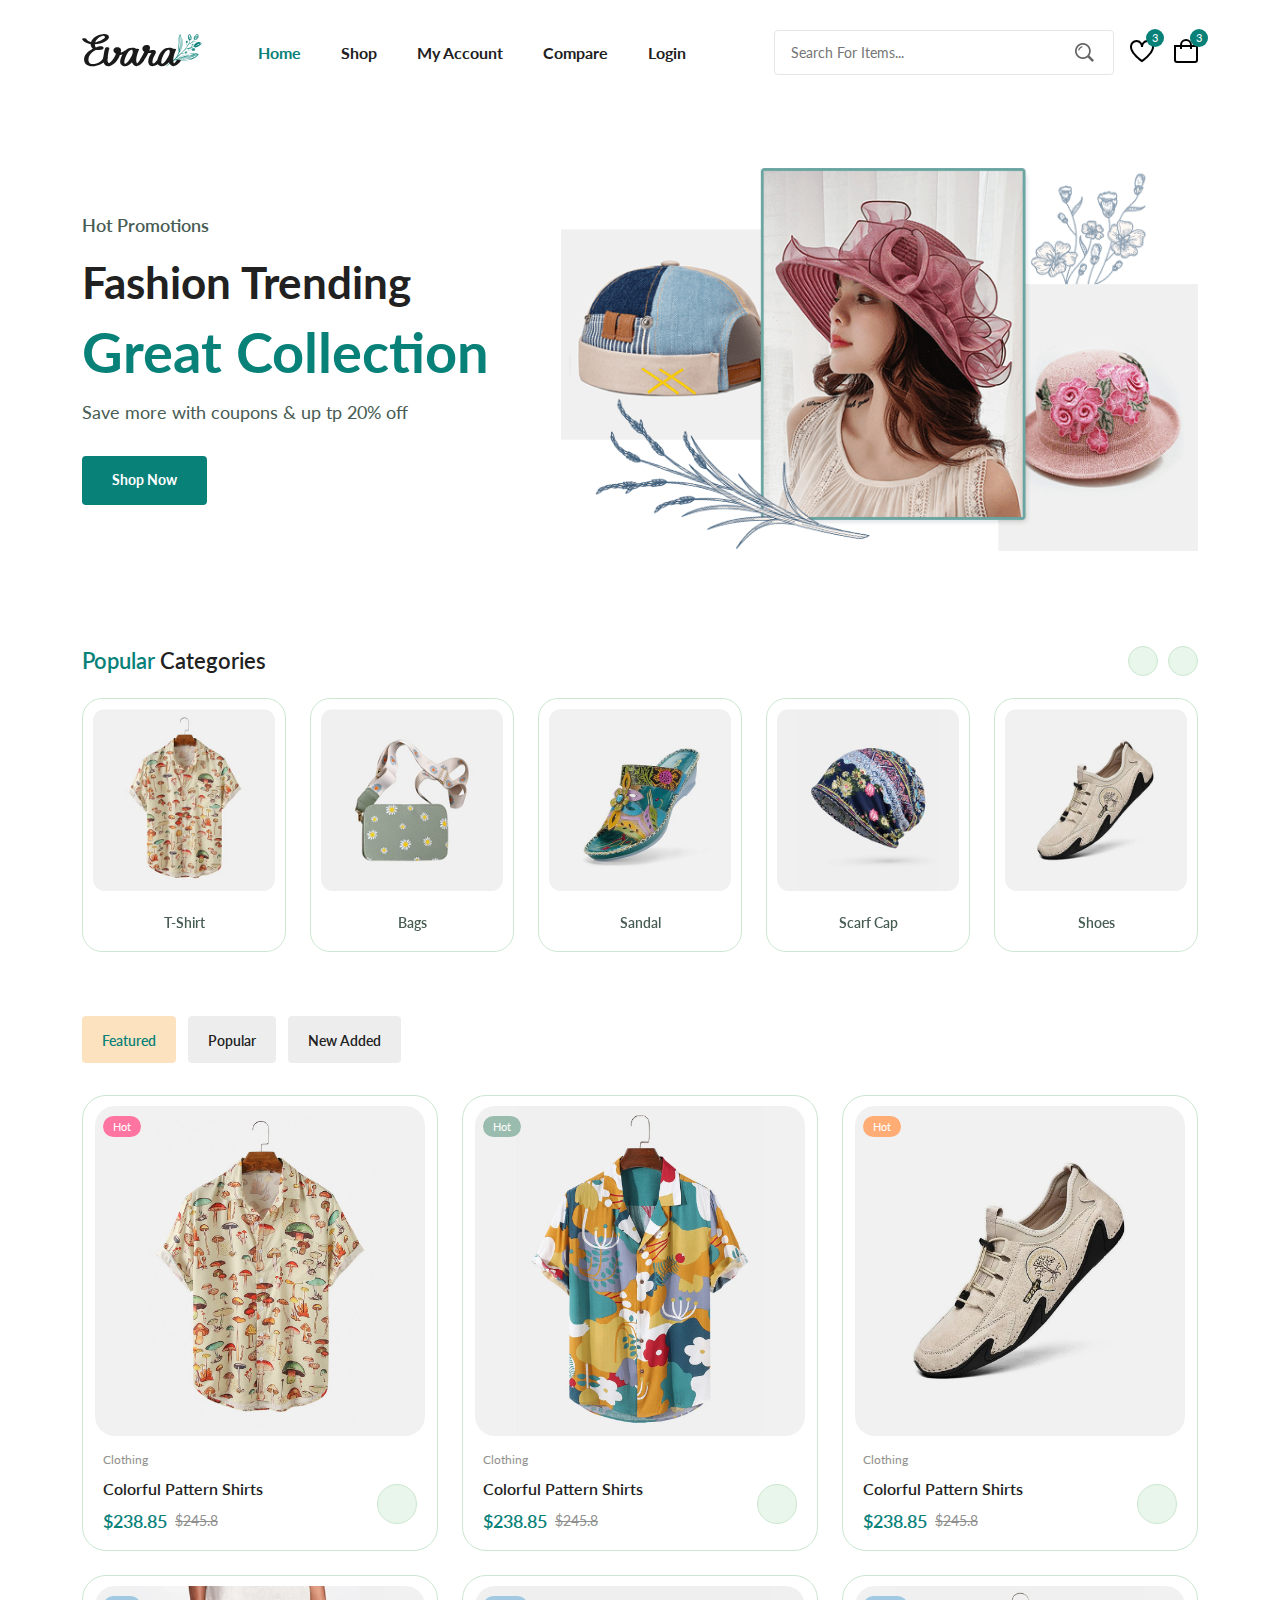
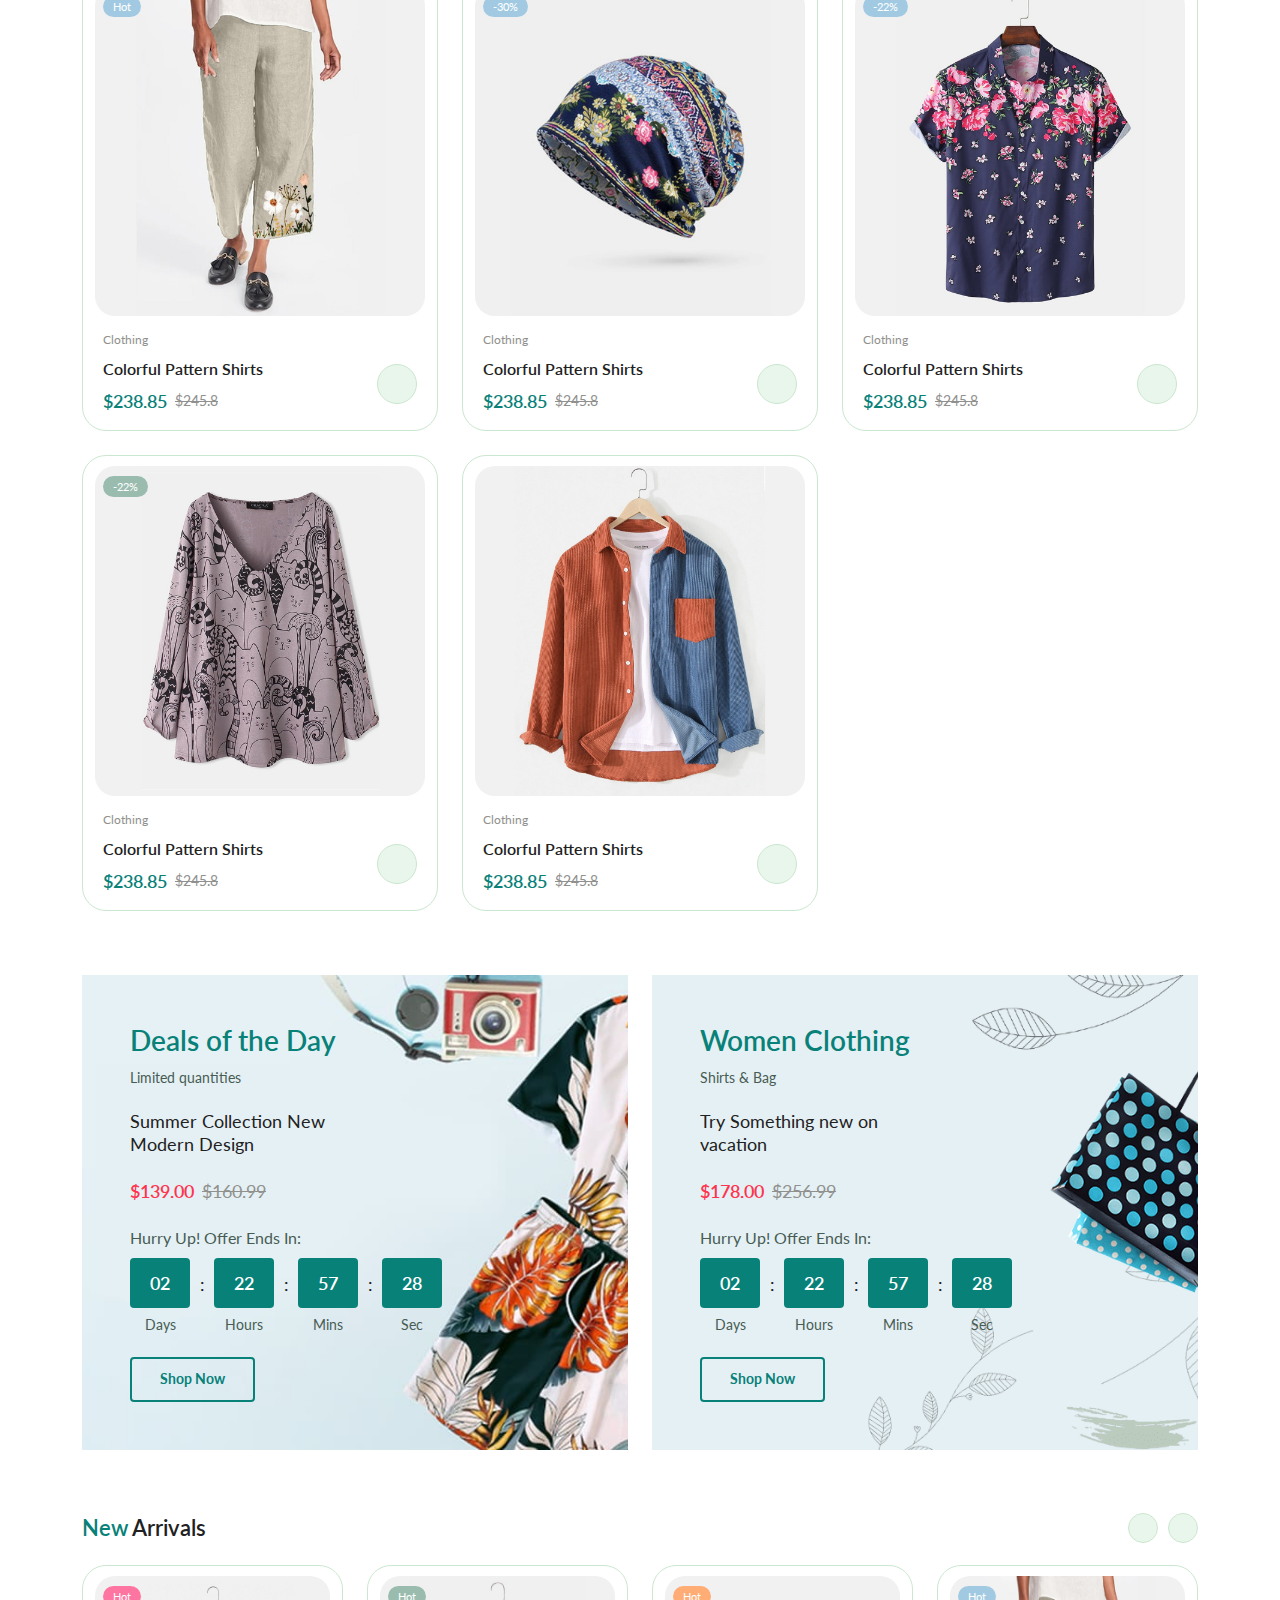
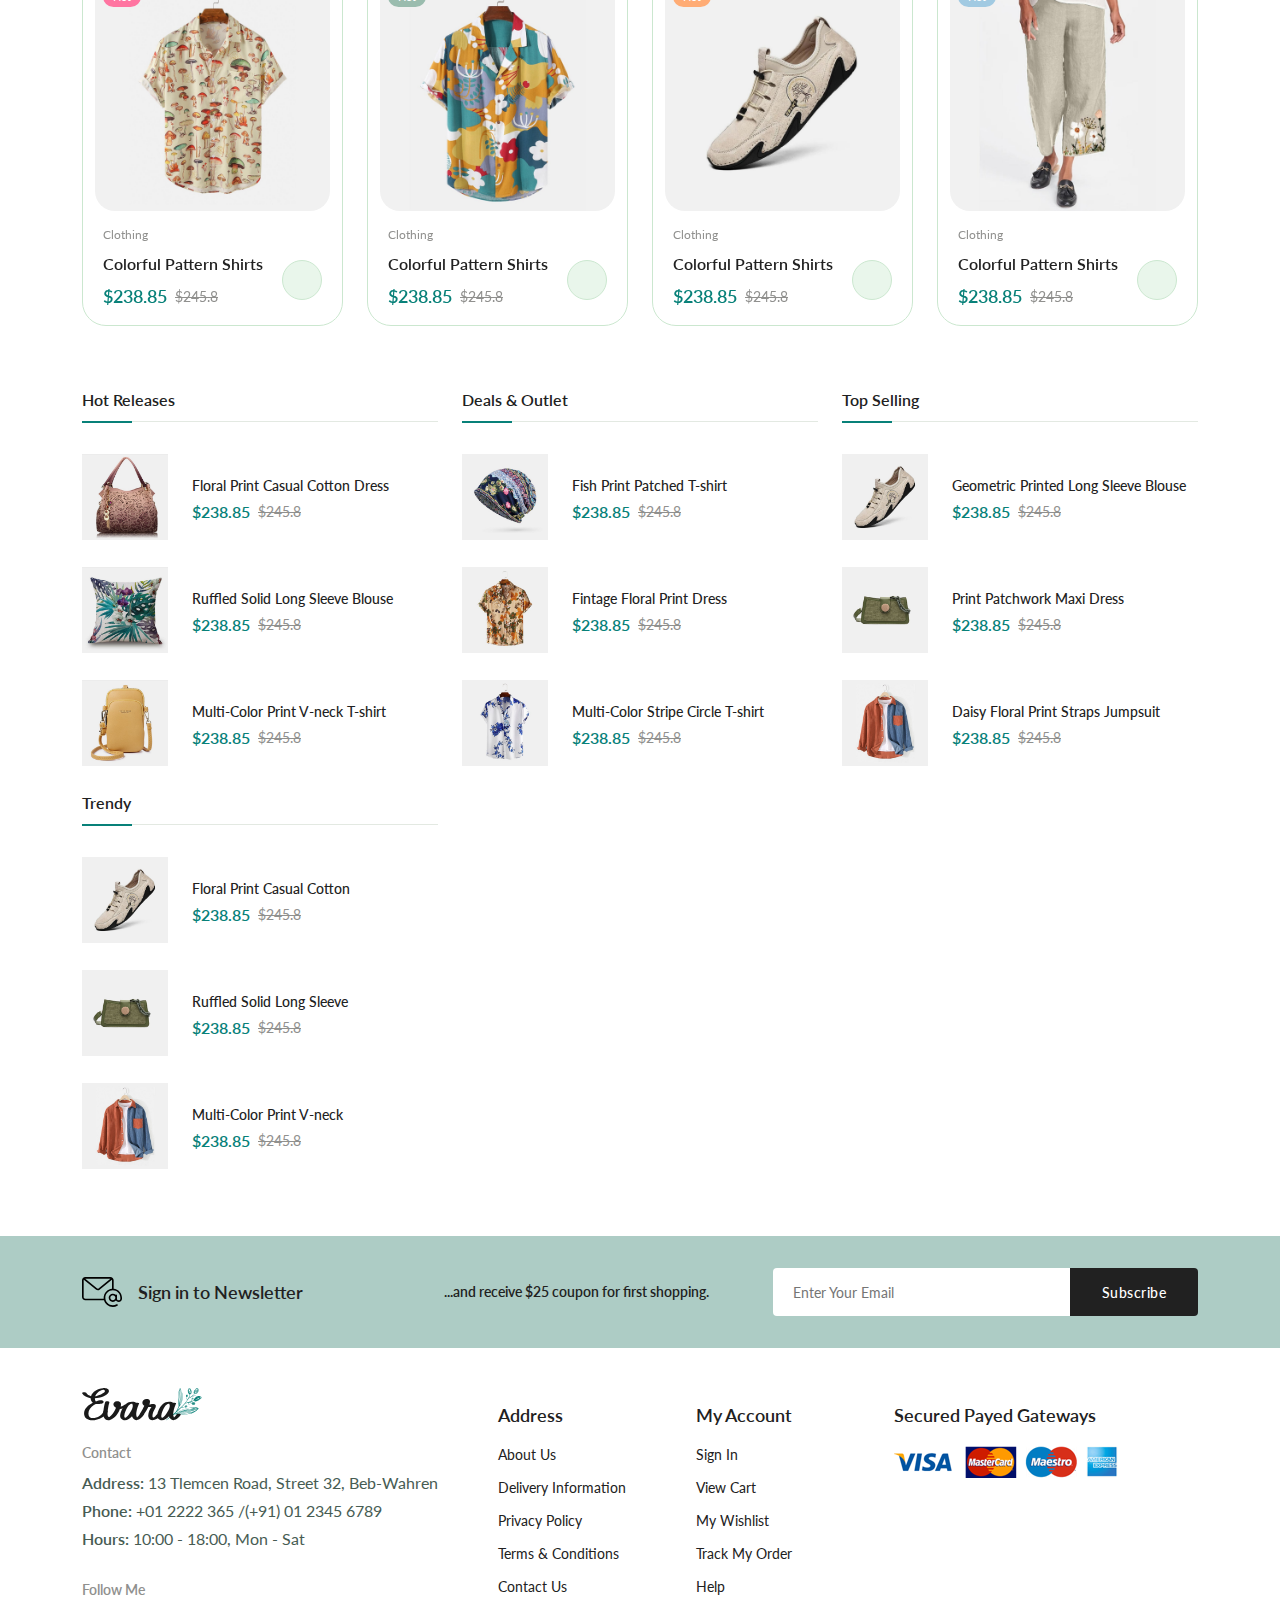
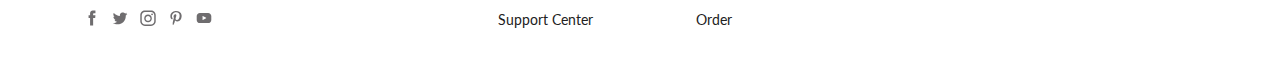
<file: index.html>
<!DOCTYPE html>
<html lang="en">
  <head>
    <meta charset="UTF-8" />
    <meta name="viewport" content="width=device-width, initial-scale=1.0" />

    <!--=============== FLATICON ===============-->
    <link
      rel="stylesheet"
      href="https://cdn-uicons.flaticon.com/2.0.0/uicons-regular-straight/css/uicons-regular-straight.css"
    />

    <!--=============== SWIPER CSS ===============-->
    <link
      rel="stylesheet"
      href="https://cdn.jsdelivr.net/npm/swiper@11/swiper-bundle.min.css"
    />

    <!--=============== CSS ===============-->
    <link rel="stylesheet" href="assets/css/styles.css" />

    <title>Ecommerce Website</title>
  </head>
  <body>
    <!--=============== HEADER ===============-->
    <header class="header">
     

      <nav class="nav container">
        <a href="index.html" class="nav__logo">
          <img
            class="nav__logo-img"
            src="assets/img/logo.svg"
            alt="website logo"
          />
        </a>
        <div class="nav__menu" id="nav-menu">
          <div class="nav__menu-top">
            <a href="index.html" class="nav__menu-logo">
              <img src="./assets/img/logo.svg" alt="">
            </a>
            <div class="nav__close" id="nav-close">
              <i class="fi fi-rs-cross-small"></i>
            </div>
          </div>
          <ul class="nav__list">
            <li class="nav__item">
              <a href="index.html" class="nav__link active-link">Home</a>
            </li>
            <li class="nav__item">
              <a href="shop.html" class="nav__link">Shop</a>
            </li>
            <li class="nav__item">
              <a href="accounts.html" class="nav__link">My Account</a>
            </li>
            <li class="nav__item">
              <a href="compare.html" class="nav__link">Compare</a>
            </li>
            <li class="nav__item">
              <a href="login-register.html" class="nav__link">Login</a>
            </li>
          </ul>
          <div class="header__search">
            <input
              type="text"
              placeholder="Search For Items..."
              class="form__input"
            />
            <button class="search__btn">
              <img src="assets/img/search.png" alt="search icon" />
            </button>
          </div>
        </div>
        <div class="header__user-actions">
          <a href="wishlist.html" class="header__action-btn" title="Wishlist">
            <img src="assets/img/icon-heart.svg" alt="" />
            <span class="count">3</span>
          </a>
          <a href="cart.html" class="header__action-btn" title="Cart">
            <img src="assets/img/icon-cart.svg" alt="" />
            <span class="count">3</span>
          </a>
          <div class="header__action-btn nav__toggle" id="nav-toggle">
            <img src="./assets//img/menu-burger.svg" alt="">
          </div>
        </div>
      </nav>
    </header>

    <!--=============== MAIN ===============-->
    <main class="main">
      <!--=============== HOME ===============-->
      <section class="home section--lg">
        <div class="home__container container grid">
          <div class="home__content">
            <span class="home__subtitle">Hot Promotions</span>
            <h1 class="home__title">
              Fashion Trending <span>Great Collection</span>
            </h1>
            <p class="home__description">
              Save more with coupons & up tp 20% off
            </p>
            <a href="shop.html" class="btn">Shop Now</a>
          </div>
          <img src="assets/img/home-img.png" class="home__img" alt="hats" />
        </div>
      </section>

      <!--=============== CATEGORIES ===============-->
      <section class="categories container section">
        <h3 class="section__title"><span>Popular</span> Categories</h3>
        <div class="categories__container swiper">
          <div class="swiper-wrapper">
            <a href="shop.html" class="category__item swiper-slide">
              <img
                src="assets/img/category-1.jpg"
                alt=""
                class="category__img"
              />
              <h3 class="category__title">T-Shirt</h3>
            </a>
            <a href="shop.html" class="category__item swiper-slide">
              <img
                src="assets/img/category-2.jpg"
                alt=""
                class="category__img"
              />
              <h3 class="category__title">Bags</h3>
            </a>
            <a href="shop.html" class="category__item swiper-slide">
              <img
                src="assets/img/category-3.jpg"
                alt=""
                class="category__img"
              />
              <h3 class="category__title">Sandal</h3>
            </a>
            <a href="shop.html" class="category__item swiper-slide">
              <img
                src="assets/img/category-4.jpg"
                alt=""
                class="category__img"
              />
              <h3 class="category__title">Scarf Cap</h3>
            </a>
            <a href="shop.html" class="category__item swiper-slide">
              <img
                src="assets/img/category-5.jpg"
                alt=""
                class="category__img"
              />
              <h3 class="category__title">Shoes</h3>
            </a>
            <a href="shop.html" class="category__item swiper-slide">
              <img
                src="assets/img/category-6.jpg"
                alt=""
                class="category__img"
              />
              <h3 class="category__title">Pillowcase</h3>
            </a>
            <a href="shop.html" class="category__item swiper-slide">
              <img
                src="assets/img/category-7.jpg"
                alt=""
                class="category__img"
              />
              <h3 class="category__title">Jumpsuit</h3>
            </a>
            <a href="shop.html" class="category__item swiper-slide">
              <img
                src="assets/img/category-8.jpg"
                alt=""
                class="category__img"
              />
              <h3 class="category__title">Hats</h3>
            </a>
          </div>

          <div class="swiper-button-prev">
            <i class="fi fi-rs-angle-left"></i>
          </div>
          <div class="swiper-button-next">
            <i class="fi fi-rs-angle-right"></i>
          </div>
        </div>
      </section>

      <!--=============== PRODUCTS ===============-->
      <section class="products container section">
        <div class="tab__btns">
          <span class="tab__btn active-tab" data-target="#featured"
            >Featured</span
          >
          <span class="tab__btn" data-target="#popular">Popular</span>
          <span class="tab__btn" data-target="#new-added">New Added</span>
        </div>

        <div class="tab__items">
          <div class="tab__item active-tab" content id="featured">
            <div class="products__container grid">
              <div class="product__item">
                <div class="product__banner">
                  <a href="details.html" class="product__images">
                    <img
                      src="assets/img/product-1-1.jpg"
                      alt=""
                      class="product__img default"
                    />
                    <img
                      src="assets/img/product-1-2.jpg"
                      alt=""
                      class="product__img hover"
                    />
                  </a>
                  <div class="product__actions">
                    <a href="#" class="action__btn" aria-label="Quick View">
                      <i class="fi fi-rs-eye"></i>
                    </a>
                    <a
                      href="#"
                      class="action__btn"
                      aria-label="Add to Wishlist"
                    >
                      <i class="fi fi-rs-heart"></i>
                    </a>
                    <a href="#" class="action__btn" aria-label="Compare">
                      <i class="fi fi-rs-shuffle"></i>
                    </a>
                  </div>
                  <div class="product__badge light-pink">Hot</div>
                </div>
                <div class="product__content">
                  <span class="product__category">Clothing</span>
                  <a href="details.html">
                    <h3 class="product__title">Colorful Pattern Shirts</h3>
                  </a>
                  <div class="product__rating">
                    <i class="fi fi-rs-star"></i>
                    <i class="fi fi-rs-star"></i>
                    <i class="fi fi-rs-star"></i>
                    <i class="fi fi-rs-star"></i>
                    <i class="fi fi-rs-star"></i>
                  </div>
                  <div class="product__price flex">
                    <span class="new__price">$238.85</span>
                    <span class="old__price">$245.8</span>
                  </div>
                  <a
                    href="#"
                    class="action__btn cart__btn"
                    aria-label="Add To Cart"
                  >
                    <i class="fi fi-rs-shopping-bag-add"></i>
                  </a>
                </div>
              </div>
              <div class="product__item">
                <div class="product__banner">
                  <a href="details.html" class="product__images">
                    <img
                      src="assets/img/product-2-1.jpg"
                      alt=""
                      class="product__img default"
                    />
                    <img
                      src="assets/img/product-2-2.jpg"
                      alt=""
                      class="product__img hover"
                    />
                  </a>
                  <div class="product__actions">
                    <a href="#" class="action__btn" aria-label="Quick View">
                      <i class="fi fi-rs-eye"></i>
                    </a>
                    <a
                      href="#"
                      class="action__btn"
                      aria-label="Add to Wishlist"
                    >
                      <i class="fi fi-rs-heart"></i>
                    </a>
                    <a href="#" class="action__btn" aria-label="Compare">
                      <i class="fi fi-rs-shuffle"></i>
                    </a>
                  </div>
                  <div class="product__badge light-green">Hot</div>
                </div>
                <div class="product__content">
                  <span class="product__category">Clothing</span>
                  <a href="details.html">
                    <h3 class="product__title">Colorful Pattern Shirts</h3>
                  </a>
                  <div class="product__rating">
                    <i class="fi fi-rs-star"></i>
                    <i class="fi fi-rs-star"></i>
                    <i class="fi fi-rs-star"></i>
                    <i class="fi fi-rs-star"></i>
                    <i class="fi fi-rs-star"></i>
                  </div>
                  <div class="product__price flex">
                    <span class="new__price">$238.85</span>
                    <span class="old__price">$245.8</span>
                  </div>
                  <a
                    href="#"
                    class="action__btn cart__btn"
                    aria-label="Add To Cart"
                  >
                    <i class="fi fi-rs-shopping-bag-add"></i>
                  </a>
                </div>
              </div>
              <div class="product__item">
                <div class="product__banner">
                  <a href="details.html" class="product__images">
                    <img
                      src="assets/img/product-3-1.jpg"
                      alt=""
                      class="product__img default"
                    />
                    <img
                      src="assets/img/product-3-2.jpg"
                      alt=""
                      class="product__img hover"
                    />
                  </a>
                  <div class="product__actions">
                    <a href="#" class="action__btn" aria-label="Quick View">
                      <i class="fi fi-rs-eye"></i>
                    </a>
                    <a
                      href="#"
                      class="action__btn"
                      aria-label="Add to Wishlist"
                    >
                      <i class="fi fi-rs-heart"></i>
                    </a>
                    <a href="#" class="action__btn" aria-label="Compare">
                      <i class="fi fi-rs-shuffle"></i>
                    </a>
                  </div>
                  <div class="product__badge light-orange">Hot</div>
                </div>
                <div class="product__content">
                  <span class="product__category">Clothing</span>
                  <a href="details.html">
                    <h3 class="product__title">Colorful Pattern Shirts</h3>
                  </a>
                  <div class="product__rating">
                    <i class="fi fi-rs-star"></i>
                    <i class="fi fi-rs-star"></i>
                    <i class="fi fi-rs-star"></i>
                    <i class="fi fi-rs-star"></i>
                    <i class="fi fi-rs-star"></i>
                  </div>
                  <div class="product__price flex">
                    <span class="new__price">$238.85</span>
                    <span class="old__price">$245.8</span>
                  </div>
                  <a
                    href="#"
                    class="action__btn cart__btn"
                    aria-label="Add To Cart"
                  >
                    <i class="fi fi-rs-shopping-bag-add"></i>
                  </a>
                </div>
              </div>
              <div class="product__item">
                <div class="product__banner">
                  <a href="details.html" class="product__images">
                    <img
                      src="assets/img/product-4-1.jpg"
                      alt=""
                      class="product__img default"
                    />
                    <img
                      src="assets/img/product-4-2.jpg"
                      alt=""
                      class="product__img hover"
                    />
                  </a>
                  <div class="product__actions">
                    <a href="#" class="action__btn" aria-label="Quick View">
                      <i class="fi fi-rs-eye"></i>
                    </a>
                    <a
                      href="#"
                      class="action__btn"
                      aria-label="Add to Wishlist"
                    >
                      <i class="fi fi-rs-heart"></i>
                    </a>
                    <a href="#" class="action__btn" aria-label="Compare">
                      <i class="fi fi-rs-shuffle"></i>
                    </a>
                  </div>
                  <div class="product__badge light-blue">Hot</div>
                </div>
                <div class="product__content">
                  <span class="product__category">Clothing</span>
                  <a href="details.html">
                    <h3 class="product__title">Colorful Pattern Shirts</h3>
                  </a>
                  <div class="product__rating">
                    <i class="fi fi-rs-star"></i>
                    <i class="fi fi-rs-star"></i>
                    <i class="fi fi-rs-star"></i>
                    <i class="fi fi-rs-star"></i>
                    <i class="fi fi-rs-star"></i>
                  </div>
                  <div class="product__price flex">
                    <span class="new__price">$238.85</span>
                    <span class="old__price">$245.8</span>
                  </div>
                  <a
                    href="#"
                    class="action__btn cart__btn"
                    aria-label="Add To Cart"
                  >
                    <i class="fi fi-rs-shopping-bag-add"></i>
                  </a>
                </div>
              </div>
              <div class="product__item">
                <div class="product__banner">
                  <a href="details.html" class="product__images">
                    <img
                      src="assets/img/product-5-1.jpg"
                      alt=""
                      class="product__img default"
                    />
                    <img
                      src="assets/img/product-5-2.jpg"
                      alt=""
                      class="product__img hover"
                    />
                  </a>
                  <div class="product__actions">
                    <a href="#" class="action__btn" aria-label="Quick View">
                      <i class="fi fi-rs-eye"></i>
                    </a>
                    <a
                      href="#"
                      class="action__btn"
                      aria-label="Add to Wishlist"
                    >
                      <i class="fi fi-rs-heart"></i>
                    </a>
                    <a href="#" class="action__btn" aria-label="Compare">
                      <i class="fi fi-rs-shuffle"></i>
                    </a>
                  </div>
                  <div class="product__badge light-blue">-30%</div>
                </div>
                <div class="product__content">
                  <span class="product__category">Clothing</span>
                  <a href="details.html">
                    <h3 class="product__title">Colorful Pattern Shirts</h3>
                  </a>
                  <div class="product__rating">
                    <i class="fi fi-rs-star"></i>
                    <i class="fi fi-rs-star"></i>
                    <i class="fi fi-rs-star"></i>
                    <i class="fi fi-rs-star"></i>
                    <i class="fi fi-rs-star"></i>
                  </div>
                  <div class="product__price flex">
                    <span class="new__price">$238.85</span>
                    <span class="old__price">$245.8</span>
                  </div>
                  <a
                    href="#"
                    class="action__btn cart__btn"
                    aria-label="Add To Cart"
                  >
                    <i class="fi fi-rs-shopping-bag-add"></i>
                  </a>
                </div>
              </div>
              <div class="product__item">
                <div class="product__banner">
                  <a href="details.html" class="product__images">
                    <img
                      src="assets/img/product-6-1.jpg"
                      alt=""
                      class="product__img default"
                    />
                    <img
                      src="assets/img/product-6-2.jpg"
                      alt=""
                      class="product__img hover"
                    />
                  </a>
                  <div class="product__actions">
                    <a href="#" class="action__btn" aria-label="Quick View">
                      <i class="fi fi-rs-eye"></i>
                    </a>
                    <a
                      href="#"
                      class="action__btn"
                      aria-label="Add to Wishlist"
                    >
                      <i class="fi fi-rs-heart"></i>
                    </a>
                    <a href="#" class="action__btn" aria-label="Compare">
                      <i class="fi fi-rs-shuffle"></i>
                    </a>
                  </div>
                  <div class="product__badge light-blue">-22%</div>
                </div>
                <div class="product__content">
                  <span class="product__category">Clothing</span>
                  <a href="details.html">
                    <h3 class="product__title">Colorful Pattern Shirts</h3>
                  </a>
                  <div class="product__rating">
                    <i class="fi fi-rs-star"></i>
                    <i class="fi fi-rs-star"></i>
                    <i class="fi fi-rs-star"></i>
                    <i class="fi fi-rs-star"></i>
                    <i class="fi fi-rs-star"></i>
                  </div>
                  <div class="product__price flex">
                    <span class="new__price">$238.85</span>
                    <span class="old__price">$245.8</span>
                  </div>
                  <a
                    href="#"
                    class="action__btn cart__btn"
                    aria-label="Add To Cart"
                  >
                    <i class="fi fi-rs-shopping-bag-add"></i>
                  </a>
                </div>
              </div>
              <div class="product__item">
                <div class="product__banner">
                  <a href="details.html" class="product__images">
                    <img
                      src="assets/img/product-7-1.jpg"
                      alt=""
                      class="product__img default"
                    />
                    <img
                      src="assets/img/product-7-2.jpg"
                      alt=""
                      class="product__img hover"
                    />
                  </a>
                  <div class="product__actions">
                    <a href="#" class="action__btn" aria-label="Quick View">
                      <i class="fi fi-rs-eye"></i>
                    </a>
                    <a
                      href="#"
                      class="action__btn"
                      aria-label="Add to Wishlist"
                    >
                      <i class="fi fi-rs-heart"></i>
                    </a>
                    <a href="#" class="action__btn" aria-label="Compare">
                      <i class="fi fi-rs-shuffle"></i>
                    </a>
                  </div>
                  <div class="product__badge light-green">-22%</div>
                </div>
                <div class="product__content">
                  <span class="product__category">Clothing</span>
                  <a href="details.html">
                    <h3 class="product__title">Colorful Pattern Shirts</h3>
                  </a>
                  <div class="product__rating">
                    <i class="fi fi-rs-star"></i>
                    <i class="fi fi-rs-star"></i>
                    <i class="fi fi-rs-star"></i>
                    <i class="fi fi-rs-star"></i>
                    <i class="fi fi-rs-star"></i>
                  </div>
                  <div class="product__price flex">
                    <span class="new__price">$238.85</span>
                    <span class="old__price">$245.8</span>
                  </div>
                  <a
                    href="#"
                    class="action__btn cart__btn"
                    aria-label="Add To Cart"
                  >
                    <i class="fi fi-rs-shopping-bag-add"></i>
                  </a>
                </div>
              </div>
              <div class="product__item">
                <div class="product__banner">
                  <a href="details.html" class="product__images">
                    <img
                      src="assets/img/product-8-1.jpg"
                      alt=""
                      class="product__img default"
                    />
                    <img
                      src="assets/img/product-8-2.jpg"
                      alt=""
                      class="product__img hover"
                    />
                  </a>
                  <div class="product__actions">
                    <a href="#" class="action__btn" aria-label="Quick View">
                      <i class="fi fi-rs-eye"></i>
                    </a>
                    <a
                      href="#"
                      class="action__btn"
                      aria-label="Add to Wishlist"
                    >
                      <i class="fi fi-rs-heart"></i>
                    </a>
                    <a href="#" class="action__btn" aria-label="Compare">
                      <i class="fi fi-rs-shuffle"></i>
                    </a>
                  </div>
                </div>
                <div class="product__content">
                  <span class="product__category">Clothing</span>
                  <a href="details.html">
                    <h3 class="product__title">Colorful Pattern Shirts</h3>
                  </a>
                  <div class="product__rating">
                    <i class="fi fi-rs-star"></i>
                    <i class="fi fi-rs-star"></i>
                    <i class="fi fi-rs-star"></i>
                    <i class="fi fi-rs-star"></i>
                    <i class="fi fi-rs-star"></i>
                  </div>
                  <div class="product__price flex">
                    <span class="new__price">$238.85</span>
                    <span class="old__price">$245.8</span>
                  </div>
                  <a
                    href="#"
                    class="action__btn cart__btn"
                    aria-label="Add To Cart"
                  >
                    <i class="fi fi-rs-shopping-bag-add"></i>
                  </a>
                </div>
              </div>
            </div>
          </div>
          <div class="tab__item" content id="popular">
            <div class="products__container grid">
              <div class="product__item">
                <div class="product__banner">
                  <a href="details.html" class="product__images">
                    <img
                      src="assets/img/product-9-1.jpg"
                      alt=""
                      class="product__img default"
                    />
                    <img
                      src="assets/img/product-9-2.jpg"
                      alt=""
                      class="product__img hover"
                    />
                  </a>
                  <div class="product__actions">
                    <a href="#" class="action__btn" aria-label="Quick View">
                      <i class="fi fi-rs-eye"></i>
                    </a>
                    <a
                      href="#"
                      class="action__btn"
                      aria-label="Add to Wishlist"
                    >
                      <i class="fi fi-rs-heart"></i>
                    </a>
                    <a href="#" class="action__btn" aria-label="Compare">
                      <i class="fi fi-rs-shuffle"></i>
                    </a>
                  </div>
                  <div class="product__badge light-pink">Hot</div>
                </div>
                <div class="product__content">
                  <span class="product__category">Clothing</span>
                  <a href="details.html">
                    <h3 class="product__title">Colorful Pattern Shirts</h3>
                  </a>
                  <div class="product__rating">
                    <i class="fi fi-rs-star"></i>
                    <i class="fi fi-rs-star"></i>
                    <i class="fi fi-rs-star"></i>
                    <i class="fi fi-rs-star"></i>
                    <i class="fi fi-rs-star"></i>
                  </div>
                  <div class="product__price flex">
                    <span class="new__price">$238.85</span>
                    <span class="old__price">$245.8</span>
                  </div>
                  <a
                    href="#"
                    class="action__btn cart__btn"
                    aria-label="Add To Cart"
                  >
                    <i class="fi fi-rs-shopping-bag-add"></i>
                  </a>
                </div>
              </div>
              <div class="product__item">
                <div class="product__banner">
                  <a href="details.html" class="product__images">
                    <img
                      src="assets/img/product-2-1.jpg"
                      alt=""
                      class="product__img default"
                    />
                    <img
                      src="assets/img/product-2-2.jpg"
                      alt=""
                      class="product__img hover"
                    />
                  </a>
                  <div class="product__actions">
                    <a href="#" class="action__btn" aria-label="Quick View">
                      <i class="fi fi-rs-eye"></i>
                    </a>
                    <a
                      href="#"
                      class="action__btn"
                      aria-label="Add to Wishlist"
                    >
                      <i class="fi fi-rs-heart"></i>
                    </a>
                    <a href="#" class="action__btn" aria-label="Compare">
                      <i class="fi fi-rs-shuffle"></i>
                    </a>
                  </div>
                  <div class="product__badge light-green">Hot</div>
                </div>
                <div class="product__content">
                  <span class="product__category">Clothing</span>
                  <a href="details.html">
                    <h3 class="product__title">Colorful Pattern Shirts</h3>
                  </a>
                  <div class="product__rating">
                    <i class="fi fi-rs-star"></i>
                    <i class="fi fi-rs-star"></i>
                    <i class="fi fi-rs-star"></i>
                    <i class="fi fi-rs-star"></i>
                    <i class="fi fi-rs-star"></i>
                  </div>
                  <div class="product__price flex">
                    <span class="new__price">$238.85</span>
                    <span class="old__price">$245.8</span>
                  </div>
                  <a
                    href="#"
                    class="action__btn cart__btn"
                    aria-label="Add To Cart"
                  >
                    <i class="fi fi-rs-shopping-bag-add"></i>
                  </a>
                </div>
              </div>
              <div class="product__item">
                <div class="product__banner">
                  <a href="details.html" class="product__images">
                    <img
                      src="assets/img/product-10-1.jpg"
                      alt=""
                      class="product__img default"
                    />
                    <img
                      src="assets/img/product-10-2.jpg"
                      alt=""
                      class="product__img hover"
                    />
                  </a>
                  <div class="product__actions">
                    <a href="#" class="action__btn" aria-label="Quick View">
                      <i class="fi fi-rs-eye"></i>
                    </a>
                    <a
                      href="#"
                      class="action__btn"
                      aria-label="Add to Wishlist"
                    >
                      <i class="fi fi-rs-heart"></i>
                    </a>
                    <a href="#" class="action__btn" aria-label="Compare">
                      <i class="fi fi-rs-shuffle"></i>
                    </a>
                  </div>
                  <div class="product__badge light-orange">Hot</div>
                </div>
                <div class="product__content">
                  <span class="product__category">Clothing</span>
                  <a href="details.html">
                    <h3 class="product__title">Colorful Pattern Shirts</h3>
                  </a>
                  <div class="product__rating">
                    <i class="fi fi-rs-star"></i>
                    <i class="fi fi-rs-star"></i>
                    <i class="fi fi-rs-star"></i>
                    <i class="fi fi-rs-star"></i>
                    <i class="fi fi-rs-star"></i>
                  </div>
                  <div class="product__price flex">
                    <span class="new__price">$238.85</span>
                    <span class="old__price">$245.8</span>
                  </div>
                  <a
                    href="#"
                    class="action__btn cart__btn"
                    aria-label="Add To Cart"
                  >
                    <i class="fi fi-rs-shopping-bag-add"></i>
                  </a>
                </div>
              </div>
              <div class="product__item">
                <div class="product__banner">
                  <a href="details.html" class="product__images">
                    <img
                      src="assets/img/product-4-1.jpg"
                      alt=""
                      class="product__img default"
                    />
                    <img
                      src="assets/img/product-4-2.jpg"
                      alt=""
                      class="product__img hover"
                    />
                  </a>
                  <div class="product__actions">
                    <a href="#" class="action__btn" aria-label="Quick View">
                      <i class="fi fi-rs-eye"></i>
                    </a>
                    <a
                      href="#"
                      class="action__btn"
                      aria-label="Add to Wishlist"
                    >
                      <i class="fi fi-rs-heart"></i>
                    </a>
                    <a href="#" class="action__btn" aria-label="Compare">
                      <i class="fi fi-rs-shuffle"></i>
                    </a>
                  </div>
                  <div class="product__badge light-blue">Hot</div>
                </div>
                <div class="product__content">
                  <span class="product__category">Clothing</span>
                  <a href="details.html">
                    <h3 class="product__title">Colorful Pattern Shirts</h3>
                  </a>
                  <div class="product__rating">
                    <i class="fi fi-rs-star"></i>
                    <i class="fi fi-rs-star"></i>
                    <i class="fi fi-rs-star"></i>
                    <i class="fi fi-rs-star"></i>
                    <i class="fi fi-rs-star"></i>
                  </div>
                  <div class="product__price flex">
                    <span class="new__price">$238.85</span>
                    <span class="old__price">$245.8</span>
                  </div>
                  <a
                    href="#"
                    class="action__btn cart__btn"
                    aria-label="Add To Cart"
                  >
                    <i class="fi fi-rs-shopping-bag-add"></i>
                  </a>
                </div>
              </div>
              <div class="product__item">
                <div class="product__banner">
                  <a href="details.html" class="product__images">
                    <img
                      src="assets/img/product-5-1.jpg"
                      alt=""
                      class="product__img default"
                    />
                    <img
                      src="assets/img/product-5-2.jpg"
                      alt=""
                      class="product__img hover"
                    />
                  </a>
                  <div class="product__actions">
                    <a href="#" class="action__btn" aria-label="Quick View">
                      <i class="fi fi-rs-eye"></i>
                    </a>
                    <a
                      href="#"
                      class="action__btn"
                      aria-label="Add to Wishlist"
                    >
                      <i class="fi fi-rs-heart"></i>
                    </a>
                    <a href="#" class="action__btn" aria-label="Compare">
                      <i class="fi fi-rs-shuffle"></i>
                    </a>
                  </div>
                  <div class="product__badge light-blue">-30%</div>
                </div>
                <div class="product__content">
                  <span class="product__category">Clothing</span>
                  <a href="details.html">
                    <h3 class="product__title">Colorful Pattern Shirts</h3>
                  </a>
                  <div class="product__rating">
                    <i class="fi fi-rs-star"></i>
                    <i class="fi fi-rs-star"></i>
                    <i class="fi fi-rs-star"></i>
                    <i class="fi fi-rs-star"></i>
                    <i class="fi fi-rs-star"></i>
                  </div>
                  <div class="product__price flex">
                    <span class="new__price">$238.85</span>
                    <span class="old__price">$245.8</span>
                  </div>
                  <a
                    href="#"
                    class="action__btn cart__btn"
                    aria-label="Add To Cart"
                  >
                    <i class="fi fi-rs-shopping-bag-add"></i>
                  </a>
                </div>
              </div>
              <div class="product__item">
                <div class="product__banner">
                  <a href="details.html" class="product__images">
                    <img
                      src="assets/img/product-11-1.jpg"
                      alt=""
                      class="product__img default"
                    />
                    <img
                      src="assets/img/product-11-2.jpg"
                      alt=""
                      class="product__img hover"
                    />
                  </a>
                  <div class="product__actions">
                    <a href="#" class="action__btn" aria-label="Quick View">
                      <i class="fi fi-rs-eye"></i>
                    </a>
                    <a
                      href="#"
                      class="action__btn"
                      aria-label="Add to Wishlist"
                    >
                      <i class="fi fi-rs-heart"></i>
                    </a>
                    <a href="#" class="action__btn" aria-label="Compare">
                      <i class="fi fi-rs-shuffle"></i>
                    </a>
                  </div>
                  <div class="product__badge light-blue">-22%</div>
                </div>
                <div class="product__content">
                  <span class="product__category">Clothing</span>
                  <a href="details.html">
                    <h3 class="product__title">Colorful Pattern Shirts</h3>
                  </a>
                  <div class="product__rating">
                    <i class="fi fi-rs-star"></i>
                    <i class="fi fi-rs-star"></i>
                    <i class="fi fi-rs-star"></i>
                    <i class="fi fi-rs-star"></i>
                    <i class="fi fi-rs-star"></i>
                  </div>
                  <div class="product__price flex">
                    <span class="new__price">$238.85</span>
                    <span class="old__price">$245.8</span>
                  </div>
                  <a
                    href="#"
                    class="action__btn cart__btn"
                    aria-label="Add To Cart"
                  >
                    <i class="fi fi-rs-shopping-bag-add"></i>
                  </a>
                </div>
              </div>
              <div class="product__item">
                <div class="product__banner">
                  <a href="details.html" class="product__images">
                    <img
                      src="assets/img/product-7-1.jpg"
                      alt=""
                      class="product__img default"
                    />
                    <img
                      src="assets/img/product-7-2.jpg"
                      alt=""
                      class="product__img hover"
                    />
                  </a>
                  <div class="product__actions">
                    <a href="#" class="action__btn" aria-label="Quick View">
                      <i class="fi fi-rs-eye"></i>
                    </a>
                    <a
                      href="#"
                      class="action__btn"
                      aria-label="Add to Wishlist"
                    >
                      <i class="fi fi-rs-heart"></i>
                    </a>
                    <a href="#" class="action__btn" aria-label="Compare">
                      <i class="fi fi-rs-shuffle"></i>
                    </a>
                  </div>
                  <div class="product__badge light-green">-22%</div>
                </div>
                <div class="product__content">
                  <span class="product__category">Clothing</span>
                  <a href="details.html">
                    <h3 class="product__title">Colorful Pattern Shirts</h3>
                  </a>
                  <div class="product__rating">
                    <i class="fi fi-rs-star"></i>
                    <i class="fi fi-rs-star"></i>
                    <i class="fi fi-rs-star"></i>
                    <i class="fi fi-rs-star"></i>
                    <i class="fi fi-rs-star"></i>
                  </div>
                  <div class="product__price flex">
                    <span class="new__price">$238.85</span>
                    <span class="old__price">$245.8</span>
                  </div>
                  <a
                    href="#"
                    class="action__btn cart__btn"
                    aria-label="Add To Cart"
                  >
                    <i class="fi fi-rs-shopping-bag-add"></i>
                  </a>
                </div>
              </div>
              <div class="product__item">
                <div class="product__banner">
                  <a href="details.html" class="product__images">
                    <img
                      src="assets/img/product-8-1.jpg"
                      alt=""
                      class="product__img default"
                    />
                    <img
                      src="assets/img/product-8-2.jpg"
                      alt=""
                      class="product__img hover"
                    />
                  </a>
                  <div class="product__actions">
                    <a href="#" class="action__btn" aria-label="Quick View">
                      <i class="fi fi-rs-eye"></i>
                    </a>
                    <a
                      href="#"
                      class="action__btn"
                      aria-label="Add to Wishlist"
                    >
                      <i class="fi fi-rs-heart"></i>
                    </a>
                    <a href="#" class="action__btn" aria-label="Compare">
                      <i class="fi fi-rs-shuffle"></i>
                    </a>
                  </div>
                </div>
                <div class="product__content">
                  <span class="product__category">Clothing</span>
                  <a href="details.html">
                    <h3 class="product__title">Colorful Pattern Shirts</h3>
                  </a>
                  <div class="product__rating">
                    <i class="fi fi-rs-star"></i>
                    <i class="fi fi-rs-star"></i>
                    <i class="fi fi-rs-star"></i>
                    <i class="fi fi-rs-star"></i>
                    <i class="fi fi-rs-star"></i>
                  </div>
                  <div class="product__price flex">
                    <span class="new__price">$238.85</span>
                    <span class="old__price">$245.8</span>
                  </div>
                  <a
                    href="#"
                    class="action__btn cart__btn"
                    aria-label="Add To Cart"
                  >
                    <i class="fi fi-rs-shopping-bag-add"></i>
                  </a>
                </div>
              </div>
            </div>
          </div>
          <div class="tab__item" content id="new-added">
            <div class="products__container grid">
              <div class="product__item">
                <div class="product__banner">
                  <a href="details.html" class="product__images">
                    <img
                      src="assets/img/product-1-1.jpg"
                      alt=""
                      class="product__img default"
                    />
                    <img
                      src="assets/img/product-1-2.jpg"
                      alt=""
                      class="product__img hover"
                    />
                  </a>
                  <div class="product__actions">
                    <a href="#" class="action__btn" aria-label="Quick View">
                      <i class="fi fi-rs-eye"></i>
                    </a>
                    <a
                      href="#"
                      class="action__btn"
                      aria-label="Add to Wishlist"
                    >
                      <i class="fi fi-rs-heart"></i>
                    </a>
                    <a href="#" class="action__btn" aria-label="Compare">
                      <i class="fi fi-rs-shuffle"></i>
                    </a>
                  </div>
                  <div class="product__badge light-pink">Hot</div>
                </div>
                <div class="product__content">
                  <span class="product__category">Clothing</span>
                  <a href="details.html">
                    <h3 class="product__title">Colorful Pattern Shirts</h3>
                  </a>
                  <div class="product__rating">
                    <i class="fi fi-rs-star"></i>
                    <i class="fi fi-rs-star"></i>
                    <i class="fi fi-rs-star"></i>
                    <i class="fi fi-rs-star"></i>
                    <i class="fi fi-rs-star"></i>
                  </div>
                  <div class="product__price flex">
                    <span class="new__price">$238.85</span>
                    <span class="old__price">$245.8</span>
                  </div>
                  <a
                    href="#"
                    class="action__btn cart__btn"
                    aria-label="Add To Cart"
                  >
                    <i class="fi fi-rs-shopping-bag-add"></i>
                  </a>
                </div>
              </div>
              <div class="product__item">
                <div class="product__banner">
                  <a href="details.html" class="product__images">
                    <img
                      src="assets/img/product-12-1.jpg"
                      alt=""
                      class="product__img default"
                    />
                    <img
                      src="assets/img/product-12-2.jpg"
                      alt=""
                      class="product__img hover"
                    />
                  </a>
                  <div class="product__actions">
                    <a href="#" class="action__btn" aria-label="Quick View">
                      <i class="fi fi-rs-eye"></i>
                    </a>
                    <a
                      href="#"
                      class="action__btn"
                      aria-label="Add to Wishlist"
                    >
                      <i class="fi fi-rs-heart"></i>
                    </a>
                    <a href="#" class="action__btn" aria-label="Compare">
                      <i class="fi fi-rs-shuffle"></i>
                    </a>
                  </div>
                  <div class="product__badge light-green">Hot</div>
                </div>
                <div class="product__content">
                  <span class="product__category">Clothing</span>
                  <a href="details.html">
                    <h3 class="product__title">Colorful Pattern Shirts</h3>
                  </a>
                  <div class="product__rating">
                    <i class="fi fi-rs-star"></i>
                    <i class="fi fi-rs-star"></i>
                    <i class="fi fi-rs-star"></i>
                    <i class="fi fi-rs-star"></i>
                    <i class="fi fi-rs-star"></i>
                  </div>
                  <div class="product__price flex">
                    <span class="new__price">$238.85</span>
                    <span class="old__price">$245.8</span>
                  </div>
                  <a
                    href="#"
                    class="action__btn cart__btn"
                    aria-label="Add To Cart"
                  >
                    <i class="fi fi-rs-shopping-bag-add"></i>
                  </a>
                </div>
              </div>
              <div class="product__item">
                <div class="product__banner">
                  <a href="details.html" class="product__images">
                    <img
                      src="assets/img/product-13-1.jpg"
                      alt=""
                      class="product__img default"
                    />
                    <img
                      src="assets/img/product-13-2.jpg"
                      alt=""
                      class="product__img hover"
                    />
                  </a>
                  <div class="product__actions">
                    <a href="#" class="action__btn" aria-label="Quick View">
                      <i class="fi fi-rs-eye"></i>
                    </a>
                    <a
                      href="#"
                      class="action__btn"
                      aria-label="Add to Wishlist"
                    >
                      <i class="fi fi-rs-heart"></i>
                    </a>
                    <a href="#" class="action__btn" aria-label="Compare">
                      <i class="fi fi-rs-shuffle"></i>
                    </a>
                  </div>
                  <div class="product__badge light-orange">Hot</div>
                </div>
                <div class="product__content">
                  <span class="product__category">Clothing</span>
                  <a href="details.html">
                    <h3 class="product__title">Colorful Pattern Shirts</h3>
                  </a>
                  <div class="product__rating">
                    <i class="fi fi-rs-star"></i>
                    <i class="fi fi-rs-star"></i>
                    <i class="fi fi-rs-star"></i>
                    <i class="fi fi-rs-star"></i>
                    <i class="fi fi-rs-star"></i>
                  </div>
                  <div class="product__price flex">
                    <span class="new__price">$238.85</span>
                    <span class="old__price">$245.8</span>
                  </div>
                  <a
                    href="#"
                    class="action__btn cart__btn"
                    aria-label="Add To Cart"
                  >
                    <i class="fi fi-rs-shopping-bag-add"></i>
                  </a>
                </div>
              </div>
              <div class="product__item">
                <div class="product__banner">
                  <a href="details.html" class="product__images">
                    <img
                      src="assets/img/product-4-1.jpg"
                      alt=""
                      class="product__img default"
                    />
                    <img
                      src="assets/img/product-4-2.jpg"
                      alt=""
                      class="product__img hover"
                    />
                  </a>
                  <div class="product__actions">
                    <a href="#" class="action__btn" aria-label="Quick View">
                      <i class="fi fi-rs-eye"></i>
                    </a>
                    <a
                      href="#"
                      class="action__btn"
                      aria-label="Add to Wishlist"
                    >
                      <i class="fi fi-rs-heart"></i>
                    </a>
                    <a href="#" class="action__btn" aria-label="Compare">
                      <i class="fi fi-rs-shuffle"></i>
                    </a>
                  </div>
                  <div class="product__badge light-blue">Hot</div>
                </div>
                <div class="product__content">
                  <span class="product__category">Clothing</span>
                  <a href="details.html">
                    <h3 class="product__title">Colorful Pattern Shirts</h3>
                  </a>
                  <div class="product__rating">
                    <i class="fi fi-rs-star"></i>
                    <i class="fi fi-rs-star"></i>
                    <i class="fi fi-rs-star"></i>
                    <i class="fi fi-rs-star"></i>
                    <i class="fi fi-rs-star"></i>
                  </div>
                  <div class="product__price flex">
                    <span class="new__price">$238.85</span>
                    <span class="old__price">$245.8</span>
                  </div>
                  <a
                    href="#"
                    class="action__btn cart__btn"
                    aria-label="Add To Cart"
                  >
                    <i class="fi fi-rs-shopping-bag-add"></i>
                  </a>
                </div>
              </div>
              <div class="product__item">
                <div class="product__banner">
                  <a href="details.html" class="product__images">
                    <img
                      src="assets/img/product-10-1.jpg"
                      alt=""
                      class="product__img default"
                    />
                    <img
                      src="assets/img/product-10-2.jpg"
                      alt=""
                      class="product__img hover"
                    />
                  </a>
                  <div class="product__actions">
                    <a href="#" class="action__btn" aria-label="Quick View">
                      <i class="fi fi-rs-eye"></i>
                    </a>
                    <a
                      href="#"
                      class="action__btn"
                      aria-label="Add to Wishlist"
                    >
                      <i class="fi fi-rs-heart"></i>
                    </a>
                    <a href="#" class="action__btn" aria-label="Compare">
                      <i class="fi fi-rs-shuffle"></i>
                    </a>
                  </div>
                  <div class="product__badge light-blue">-30%</div>
                </div>
                <div class="product__content">
                  <span class="product__category">Clothing</span>
                  <a href="details.html">
                    <h3 class="product__title">Colorful Pattern Shirts</h3>
                  </a>
                  <div class="product__rating">
                    <i class="fi fi-rs-star"></i>
                    <i class="fi fi-rs-star"></i>
                    <i class="fi fi-rs-star"></i>
                    <i class="fi fi-rs-star"></i>
                    <i class="fi fi-rs-star"></i>
                  </div>
                  <div class="product__price flex">
                    <span class="new__price">$238.85</span>
                    <span class="old__price">$245.8</span>
                  </div>
                  <a
                    href="#"
                    class="action__btn cart__btn"
                    aria-label="Add To Cart"
                  >
                    <i class="fi fi-rs-shopping-bag-add"></i>
                  </a>
                </div>
              </div>
              <div class="product__item">
                <div class="product__banner">
                  <a href="details.html" class="product__images">
                    <img
                      src="assets/img/product-6-1.jpg"
                      alt=""
                      class="product__img default"
                    />
                    <img
                      src="assets/img/product-6-2.jpg"
                      alt=""
                      class="product__img hover"
                    />
                  </a>
                  <div class="product__actions">
                    <a href="#" class="action__btn" aria-label="Quick View">
                      <i class="fi fi-rs-eye"></i>
                    </a>
                    <a
                      href="#"
                      class="action__btn"
                      aria-label="Add to Wishlist"
                    >
                      <i class="fi fi-rs-heart"></i>
                    </a>
                    <a href="#" class="action__btn" aria-label="Compare">
                      <i class="fi fi-rs-shuffle"></i>
                    </a>
                  </div>
                  <div class="product__badge light-blue">-22%</div>
                </div>
                <div class="product__content">
                  <span class="product__category">Clothing</span>
                  <a href="details.html">
                    <h3 class="product__title">Colorful Pattern Shirts</h3>
                  </a>
                  <div class="product__rating">
                    <i class="fi fi-rs-star"></i>
                    <i class="fi fi-rs-star"></i>
                    <i class="fi fi-rs-star"></i>
                    <i class="fi fi-rs-star"></i>
                    <i class="fi fi-rs-star"></i>
                  </div>
                  <div class="product__price flex">
                    <span class="new__price">$238.85</span>
                    <span class="old__price">$245.8</span>
                  </div>
                  <a
                    href="#"
                    class="action__btn cart__btn"
                    aria-label="Add To Cart"
                  >
                    <i class="fi fi-rs-shopping-bag-add"></i>
                  </a>
                </div>
              </div>
              <div class="product__item">
                <div class="product__banner">
                  <a href="details.html" class="product__images">
                    <img
                      src="assets/img/product-9-1.jpg"
                      alt=""
                      class="product__img default"
                    />
                    <img
                      src="assets/img/product-9-2.jpg"
                      alt=""
                      class="product__img hover"
                    />
                  </a>
                  <div class="product__actions">
                    <a href="#" class="action__btn" aria-label="Quick View">
                      <i class="fi fi-rs-eye"></i>
                    </a>
                    <a
                      href="#"
                      class="action__btn"
                      aria-label="Add to Wishlist"
                    >
                      <i class="fi fi-rs-heart"></i>
                    </a>
                    <a href="#" class="action__btn" aria-label="Compare">
                      <i class="fi fi-rs-shuffle"></i>
                    </a>
                  </div>
                  <div class="product__badge light-green">-22%</div>
                </div>
                <div class="product__content">
                  <span class="product__category">Clothing</span>
                  <a href="details.html">
                    <h3 class="product__title">Colorful Pattern Shirts</h3>
                  </a>
                  <div class="product__rating">
                    <i class="fi fi-rs-star"></i>
                    <i class="fi fi-rs-star"></i>
                    <i class="fi fi-rs-star"></i>
                    <i class="fi fi-rs-star"></i>
                    <i class="fi fi-rs-star"></i>
                  </div>
                  <div class="product__price flex">
                    <span class="new__price">$238.85</span>
                    <span class="old__price">$245.8</span>
                  </div>
                  <a
                    href="#"
                    class="action__btn cart__btn"
                    aria-label="Add To Cart"
                  >
                    <i class="fi fi-rs-shopping-bag-add"></i>
                  </a>
                </div>
              </div>
              <div class="product__item">
                <div class="product__banner">
                  <a href="details.html" class="product__images">
                    <img
                      src="assets/img/product-8-1.jpg"
                      alt=""
                      class="product__img default"
                    />
                    <img
                      src="assets/img/product-8-2.jpg"
                      alt=""
                      class="product__img hover"
                    />
                  </a>
                  <div class="product__actions">
                    <a href="#" class="action__btn" aria-label="Quick View">
                      <i class="fi fi-rs-eye"></i>
                    </a>
                    <a
                      href="#"
                      class="action__btn"
                      aria-label="Add to Wishlist"
                    >
                      <i class="fi fi-rs-heart"></i>
                    </a>
                    <a href="#" class="action__btn" aria-label="Compare">
                      <i class="fi fi-rs-shuffle"></i>
                    </a>
                  </div>
                </div>
                <div class="product__content">
                  <span class="product__category">Clothing</span>
                  <a href="details.html">
                    <h3 class="product__title">Colorful Pattern Shirts</h3>
                  </a>
                  <div class="product__rating">
                    <i class="fi fi-rs-star"></i>
                    <i class="fi fi-rs-star"></i>
                    <i class="fi fi-rs-star"></i>
                    <i class="fi fi-rs-star"></i>
                    <i class="fi fi-rs-star"></i>
                  </div>
                  <div class="product__price flex">
                    <span class="new__price">$238.85</span>
                    <span class="old__price">$245.8</span>
                  </div>
                  <a
                    href="#"
                    class="action__btn cart__btn"
                    aria-label="Add To Cart"
                  >
                    <i class="fi fi-rs-shopping-bag-add"></i>
                  </a>
                </div>
              </div>
            </div>
          </div>
        </div>
      </section>

      <!--=============== DEALS ===============-->
      <section class="deals section">
        <div class="deals__container container grid">
          <div class="deals__item">
            <div class="deals__group">
              <h3 class="deals__brand">Deals of the Day</h3>
              <span class="deals__category">Limited quantities</span>
            </div>
            <h4 class="deals__title">Summer Collection New Modern Design</h4>
            <div class="deals__price flex">
              <span class="new__price">$139.00</span>
              <span class="old__price">$160.99</span>
            </div>
            <div class="deals__group">
              <p class="deals__countdown-text">Hurry Up! Offer Ends In:</p>
              <div class="countdown">
                <div class="countdown__amount">
                  <p class="countdown__period">02</p>
                  <span class="unit">Days</span>
                </div>
                <div class="countdown__amount">
                  <p class="countdown__period">22</p>
                  <span class="unit">Hours</span>
                </div>
                <div class="countdown__amount">
                  <p class="countdown__period">57</p>
                  <span class="unit">Mins</span>
                </div>
                <div class="countdown__amount">
                  <p class="countdown__period">28</p>
                  <span class="unit">Sec</span>
                </div>
              </div>
            </div>
            <div class="deals__btn">
              <a href="details.html" class="btn btn--md">Shop Now</a>
            </div>
          </div>
          <div class="deals__item">
            <div class="deals__group">
              <h3 class="deals__brand">Women Clothing</h3>
              <span class="deals__category">Shirts & Bag</span>
            </div>
            <h4 class="deals__title">Try Something new on vacation</h4>
            <div class="deals__price flex">
              <span class="new__price">$178.00</span>
              <span class="old__price">$256.99</span>
            </div>
            <div class="deals__group">
              <p class="deals__countdown-text">Hurry Up! Offer Ends In:</p>
              <div class="countdown">
                <div class="countdown__amount">
                  <p class="countdown__period">02</p>
                  <span class="unit">Days</span>
                </div>
                <div class="countdown__amount">
                  <p class="countdown__period">22</p>
                  <span class="unit">Hours</span>
                </div>
                <div class="countdown__amount">
                  <p class="countdown__period">57</p>
                  <span class="unit">Mins</span>
                </div>
                <div class="countdown__amount">
                  <p class="countdown__period">28</p>
                  <span class="unit">Sec</span>
                </div>
              </div>
            </div>
            <div class="deals__btn">
              <a href="details.html" class="btn btn--md">Shop Now</a>
            </div>
          </div>
        </div>
      </section>

      <!--=============== NEW ARRIVALS ===============-->
      <section class="new__arrivals container section">
        <h3 class="section__title"><span>New</span> Arrivals</h3>
        <div class="new__container swiper">
          <div class="swiper-wrapper">
            <div class="product__item swiper-slide">
              <div class="product__banner">
                <a href="details.html" class="product__images">
                  <img
                    src="assets/img/product-1-1.jpg"
                    alt=""
                    class="product__img default"
                  />
                  <img
                    src="assets/img/product-1-2.jpg"
                    alt=""
                    class="product__img hover"
                  />
                </a>
                <div class="product__actions">
                  <a href="#" class="action__btn" aria-label="Quick View">
                    <i class="fi fi-rs-eye"></i>
                  </a>
                  <a href="#" class="action__btn" aria-label="Add to Wishlist">
                    <i class="fi fi-rs-heart"></i>
                  </a>
                  <a href="#" class="action__btn" aria-label="Compare">
                    <i class="fi fi-rs-shuffle"></i>
                  </a>
                </div>
                <div class="product__badge light-pink">Hot</div>
              </div>
              <div class="product__content">
                <span class="product__category">Clothing</span>
                <a href="details.html">
                  <h3 class="product__title">Colorful Pattern Shirts</h3>
                </a>
                <div class="product__rating">
                  <i class="fi fi-rs-star"></i>
                  <i class="fi fi-rs-star"></i>
                  <i class="fi fi-rs-star"></i>
                  <i class="fi fi-rs-star"></i>
                  <i class="fi fi-rs-star"></i>
                </div>
                <div class="product__price flex">
                  <span class="new__price">$238.85</span>
                  <span class="old__price">$245.8</span>
                </div>
                <a
                  href="#"
                  class="action__btn cart__btn"
                  aria-label="Add To Cart"
                >
                  <i class="fi fi-rs-shopping-bag-add"></i>
                </a>
              </div>
            </div>
            <div class="product__item swiper-slide">
              <div class="product__banner">
                <a href="details.html" class="product__images">
                  <img
                    src="assets/img/product-2-1.jpg"
                    alt=""
                    class="product__img default"
                  />
                  <img
                    src="assets/img/product-2-2.jpg"
                    alt=""
                    class="product__img hover"
                  />
                </a>
                <div class="product__actions">
                  <a href="#" class="action__btn" aria-label="Quick View">
                    <i class="fi fi-rs-eye"></i>
                  </a>
                  <a href="#" class="action__btn" aria-label="Add to Wishlist">
                    <i class="fi fi-rs-heart"></i>
                  </a>
                  <a href="#" class="action__btn" aria-label="Compare">
                    <i class="fi fi-rs-shuffle"></i>
                  </a>
                </div>
                <div class="product__badge light-green">Hot</div>
              </div>
              <div class="product__content">
                <span class="product__category">Clothing</span>
                <a href="details.html">
                  <h3 class="product__title">Colorful Pattern Shirts</h3>
                </a>
                <div class="product__rating">
                  <i class="fi fi-rs-star"></i>
                  <i class="fi fi-rs-star"></i>
                  <i class="fi fi-rs-star"></i>
                  <i class="fi fi-rs-star"></i>
                  <i class="fi fi-rs-star"></i>
                </div>
                <div class="product__price flex">
                  <span class="new__price">$238.85</span>
                  <span class="old__price">$245.8</span>
                </div>
                <a
                  href="#"
                  class="action__btn cart__btn"
                  aria-label="Add To Cart"
                >
                  <i class="fi fi-rs-shopping-bag-add"></i>
                </a>
              </div>
            </div>
            <div class="product__item swiper-slide">
              <div class="product__banner">
                <a href="details.html" class="product__images">
                  <img
                    src="assets/img/product-3-1.jpg"
                    alt=""
                    class="product__img default"
                  />
                  <img
                    src="assets/img/product-3-2.jpg"
                    alt=""
                    class="product__img hover"
                  />
                </a>
                <div class="product__actions">
                  <a href="#" class="action__btn" aria-label="Quick View">
                    <i class="fi fi-rs-eye"></i>
                  </a>
                  <a href="#" class="action__btn" aria-label="Add to Wishlist">
                    <i class="fi fi-rs-heart"></i>
                  </a>
                  <a href="#" class="action__btn" aria-label="Compare">
                    <i class="fi fi-rs-shuffle"></i>
                  </a>
                </div>
                <div class="product__badge light-orange">Hot</div>
              </div>
              <div class="product__content">
                <span class="product__category">Clothing</span>
                <a href="details.html">
                  <h3 class="product__title">Colorful Pattern Shirts</h3>
                </a>
                <div class="product__rating">
                  <i class="fi fi-rs-star"></i>
                  <i class="fi fi-rs-star"></i>
                  <i class="fi fi-rs-star"></i>
                  <i class="fi fi-rs-star"></i>
                  <i class="fi fi-rs-star"></i>
                </div>
                <div class="product__price flex">
                  <span class="new__price">$238.85</span>
                  <span class="old__price">$245.8</span>
                </div>
                <a
                  href="#"
                  class="action__btn cart__btn"
                  aria-label="Add To Cart"
                >
                  <i class="fi fi-rs-shopping-bag-add"></i>
                </a>
              </div>
            </div>
            <div class="product__item swiper-slide">
              <div class="product__banner">
                <a href="details.html" class="product__images">
                  <img
                    src="assets/img/product-4-1.jpg"
                    alt=""
                    class="product__img default"
                  />
                  <img
                    src="assets/img/product-4-2.jpg"
                    alt=""
                    class="product__img hover"
                  />
                </a>
                <div class="product__actions">
                  <a href="#" class="action__btn" aria-label="Quick View">
                    <i class="fi fi-rs-eye"></i>
                  </a>
                  <a href="#" class="action__btn" aria-label="Add to Wishlist">
                    <i class="fi fi-rs-heart"></i>
                  </a>
                  <a href="#" class="action__btn" aria-label="Compare">
                    <i class="fi fi-rs-shuffle"></i>
                  </a>
                </div>
                <div class="product__badge light-blue">Hot</div>
              </div>
              <div class="product__content">
                <span class="product__category">Clothing</span>
                <a href="details.html">
                  <h3 class="product__title">Colorful Pattern Shirts</h3>
                </a>
                <div class="product__rating">
                  <i class="fi fi-rs-star"></i>
                  <i class="fi fi-rs-star"></i>
                  <i class="fi fi-rs-star"></i>
                  <i class="fi fi-rs-star"></i>
                  <i class="fi fi-rs-star"></i>
                </div>
                <div class="product__price flex">
                  <span class="new__price">$238.85</span>
                  <span class="old__price">$245.8</span>
                </div>
                <a
                  href="#"
                  class="action__btn cart__btn"
                  aria-label="Add To Cart"
                >
                  <i class="fi fi-rs-shopping-bag-add"></i>
                </a>
              </div>
            </div>
            <div class="product__item swiper-slide">
              <div class="product__banner">
                <a href="details.html" class="product__images">
                  <img
                    src="assets/img/product-5-1.jpg"
                    alt=""
                    class="product__img default"
                  />
                  <img
                    src="assets/img/product-5-2.jpg"
                    alt=""
                    class="product__img hover"
                  />
                </a>
                <div class="product__actions">
                  <a href="#" class="action__btn" aria-label="Quick View">
                    <i class="fi fi-rs-eye"></i>
                  </a>
                  <a href="#" class="action__btn" aria-label="Add to Wishlist">
                    <i class="fi fi-rs-heart"></i>
                  </a>
                  <a href="#" class="action__btn" aria-label="Compare">
                    <i class="fi fi-rs-shuffle"></i>
                  </a>
                </div>
                <div class="product__badge light-blue">-30%</div>
              </div>
              <div class="product__content">
                <span class="product__category">Clothing</span>
                <a href="details.html">
                  <h3 class="product__title">Colorful Pattern Shirts</h3>
                </a>
                <div class="product__rating">
                  <i class="fi fi-rs-star"></i>
                  <i class="fi fi-rs-star"></i>
                  <i class="fi fi-rs-star"></i>
                  <i class="fi fi-rs-star"></i>
                  <i class="fi fi-rs-star"></i>
                </div>
                <div class="product__price flex">
                  <span class="new__price">$238.85</span>
                  <span class="old__price">$245.8</span>
                </div>
                <a
                  href="#"
                  class="action__btn cart__btn"
                  aria-label="Add To Cart"
                >
                  <i class="fi fi-rs-shopping-bag-add"></i>
                </a>
              </div>
            </div>
            <div class="product__item swiper-slide">
              <div class="product__banner">
                <a href="details.html" class="product__images">
                  <img
                    src="assets/img/product-6-1.jpg"
                    alt=""
                    class="product__img default"
                  />
                  <img
                    src="assets/img/product-6-2.jpg"
                    alt=""
                    class="product__img hover"
                  />
                </a>
                <div class="product__actions">
                  <a href="#" class="action__btn" aria-label="Quick View">
                    <i class="fi fi-rs-eye"></i>
                  </a>
                  <a href="#" class="action__btn" aria-label="Add to Wishlist">
                    <i class="fi fi-rs-heart"></i>
                  </a>
                  <a href="#" class="action__btn" aria-label="Compare">
                    <i class="fi fi-rs-shuffle"></i>
                  </a>
                </div>
                <div class="product__badge light-blue">-22%</div>
              </div>
              <div class="product__content">
                <span class="product__category">Clothing</span>
                <a href="details.html">
                  <h3 class="product__title">Colorful Pattern Shirts</h3>
                </a>
                <div class="product__rating">
                  <i class="fi fi-rs-star"></i>
                  <i class="fi fi-rs-star"></i>
                  <i class="fi fi-rs-star"></i>
                  <i class="fi fi-rs-star"></i>
                  <i class="fi fi-rs-star"></i>
                </div>
                <div class="product__price flex">
                  <span class="new__price">$238.85</span>
                  <span class="old__price">$245.8</span>
                </div>
                <a
                  href="#"
                  class="action__btn cart__btn"
                  aria-label="Add To Cart"
                >
                  <i class="fi fi-rs-shopping-bag-add"></i>
                </a>
              </div>
            </div>
            <div class="product__item swiper-slide">
              <div class="product__banner">
                <a href="details.html" class="product__images">
                  <img
                    src="assets/img/product-7-1.jpg"
                    alt=""
                    class="product__img default"
                  />
                  <img
                    src="assets/img/product-7-2.jpg"
                    alt=""
                    class="product__img hover"
                  />
                </a>
                <div class="product__actions">
                  <a href="#" class="action__btn" aria-label="Quick View">
                    <i class="fi fi-rs-eye"></i>
                  </a>
                  <a href="#" class="action__btn" aria-label="Add to Wishlist">
                    <i class="fi fi-rs-heart"></i>
                  </a>
                  <a href="#" class="action__btn" aria-label="Compare">
                    <i class="fi fi-rs-shuffle"></i>
                  </a>
                </div>
                <div class="product__badge light-green">-22%</div>
              </div>
              <div class="product__content">
                <span class="product__category">Clothing</span>
                <a href="details.html">
                  <h3 class="product__title">Colorful Pattern Shirts</h3>
                </a>
                <div class="product__rating">
                  <i class="fi fi-rs-star"></i>
                  <i class="fi fi-rs-star"></i>
                  <i class="fi fi-rs-star"></i>
                  <i class="fi fi-rs-star"></i>
                  <i class="fi fi-rs-star"></i>
                </div>
                <div class="product__price flex">
                  <span class="new__price">$238.85</span>
                  <span class="old__price">$245.8</span>
                </div>
                <a
                  href="#"
                  class="action__btn cart__btn"
                  aria-label="Add To Cart"
                >
                  <i class="fi fi-rs-shopping-bag-add"></i>
                </a>
              </div>
            </div>
          </div>

          <div class="swiper-button-prev">
            <i class="fi fi-rs-angle-left"></i>
          </div>
          <div class="swiper-button-next">
            <i class="fi fi-rs-angle-right"></i>
          </div>
        </div>
      </section>

      <!--=============== SHOWCASE ===============-->
      <section class="showcase section">
        <div class="showcase__container container grid">
          <div class="showcase__wrapper">
            <h3 class="section__title">Hot Releases</h3>
            <div class="showcase__item">
              <a href="details.html" class="showcase__img-box">
                <img
                  src="./assets/img/showcase-img-1.jpg"
                  alt=""
                  class="showcase__img"
                />
              </a>
              <div class="showcase__content">
                <a href="details.html">
                  <h4 class="showcase__title">
                    Floral Print Casual Cotton Dress
                  </h4>
                </a>
                <div class="showcase__price flex">
                  <span class="new__price">$238.85</span>
                  <span class="old__price">$245.8</span>
                </div>
              </div>
            </div>
            <div class="showcase__item">
              <a href="details.html" class="showcase__img-box">
                <img
                  src="./assets/img/showcase-img-2.jpg"
                  alt=""
                  class="showcase__img"
                />
              </a>
              <div class="showcase__content">
                <a href="details.html">
                  <h4 class="showcase__title">
                    Ruffled Solid Long Sleeve Blouse
                  </h4>
                </a>
                <div class="showcase__price flex">
                  <span class="new__price">$238.85</span>
                  <span class="old__price">$245.8</span>
                </div>
              </div>
            </div>
            <div class="showcase__item">
              <a href="details.html" class="showcase__img-box">
                <img
                  src="./assets/img/showcase-img-3.jpg"
                  alt=""
                  class="showcase__img"
                />
              </a>
              <div class="showcase__content">
                <a href="details.html">
                  <h4 class="showcase__title">
                    Multi-Color Print V-neck T-shirt
                  </h4>
                </a>
                <div class="showcase__price flex">
                  <span class="new__price">$238.85</span>
                  <span class="old__price">$245.8</span>
                </div>
              </div>
            </div>
          </div>
          <div class="showcase__wrapper">
            <h3 class="section__title">Deals & Outlet</h3>
            <div class="showcase__item">
              <a href="details.html" class="showcase__img-box">
                <img
                  src="./assets/img/showcase-img-4.jpg"
                  alt=""
                  class="showcase__img"
                />
              </a>
              <div class="showcase__content">
                <a href="details.html">
                  <h4 class="showcase__title">Fish Print Patched T-shirt</h4>
                </a>
                <div class="showcase__price flex">
                  <span class="new__price">$238.85</span>
                  <span class="old__price">$245.8</span>
                </div>
              </div>
            </div>
            <div class="showcase__item">
              <a href="details.html" class="showcase__img-box">
                <img
                  src="./assets/img/showcase-img-5.jpg"
                  alt=""
                  class="showcase__img"
                />
              </a>
              <div class="showcase__content">
                <a href="details.html">
                  <h4 class="showcase__title">Fintage Floral Print Dress</h4>
                </a>
                <div class="showcase__price flex">
                  <span class="new__price">$238.85</span>
                  <span class="old__price">$245.8</span>
                </div>
              </div>
            </div>
            <div class="showcase__item">
              <a href="details.html" class="showcase__img-box">
                <img
                  src="./assets/img/showcase-img-6.jpg"
                  alt=""
                  class="showcase__img"
                />
              </a>
              <div class="showcase__content">
                <a href="details.html">
                  <h4 class="showcase__title">
                    Multi-Color Stripe Circle T-shirt
                  </h4>
                </a>
                <div class="showcase__price flex">
                  <span class="new__price">$238.85</span>
                  <span class="old__price">$245.8</span>
                </div>
              </div>
            </div>
          </div>
          <div class="showcase__wrapper">
            <h3 class="section__title">Top Selling</h3>
            <div class="showcase__item">
              <a href="details.html" class="showcase__img-box">
                <img
                  src="./assets/img/showcase-img-7.jpg"
                  alt=""
                  class="showcase__img"
                />
              </a>
              <div class="showcase__content">
                <a href="details.html">
                  <h4 class="showcase__title">
                    Geometric Printed Long Sleeve Blouse
                  </h4>
                </a>
                <div class="showcase__price flex">
                  <span class="new__price">$238.85</span>
                  <span class="old__price">$245.8</span>
                </div>
              </div>
            </div>
            <div class="showcase__item">
              <a href="details.html" class="showcase__img-box">
                <img
                  src="./assets/img/showcase-img-8.jpg"
                  alt=""
                  class="showcase__img"
                />
              </a>
              <div class="showcase__content">
                <a href="details.html">
                  <h4 class="showcase__title">Print Patchwork Maxi Dress</h4>
                </a>
                <div class="showcase__price flex">
                  <span class="new__price">$238.85</span>
                  <span class="old__price">$245.8</span>
                </div>
              </div>
            </div>
            <div class="showcase__item">
              <a href="details.html" class="showcase__img-box">
                <img
                  src="./assets/img/showcase-img-9.jpg"
                  alt=""
                  class="showcase__img"
                />
              </a>
              <div class="showcase__content">
                <a href="details.html">
                  <h4 class="showcase__title">
                    Daisy Floral Print Straps Jumpsuit
                  </h4>
                </a>
                <div class="showcase__price flex">
                  <span class="new__price">$238.85</span>
                  <span class="old__price">$245.8</span>
                </div>
              </div>
            </div>
          </div>
          <div class="showcase__wrapper">
            <h3 class="section__title">Trendy</h3>
            <div class="showcase__item">
              <a href="details.html" class="showcase__img-box">
                <img
                  src="./assets/img/showcase-img-7.jpg"
                  alt=""
                  class="showcase__img"
                />
              </a>
              <div class="showcase__content">
                <a href="details.html">
                  <h4 class="showcase__title">Floral Print Casual Cotton</h4>
                </a>
                <div class="showcase__price flex">
                  <span class="new__price">$238.85</span>
                  <span class="old__price">$245.8</span>
                </div>
              </div>
            </div>
            <div class="showcase__item">
              <a href="details.html" class="showcase__img-box">
                <img
                  src="./assets/img/showcase-img-8.jpg"
                  alt=""
                  class="showcase__img"
                />
              </a>
              <div class="showcase__content">
                <a href="details.html">
                  <h4 class="showcase__title">Ruffled Solid Long Sleeve</h4>
                </a>
                <div class="showcase__price flex">
                  <span class="new__price">$238.85</span>
                  <span class="old__price">$245.8</span>
                </div>
              </div>
            </div>
            <div class="showcase__item">
              <a href="details.html" class="showcase__img-box">
                <img
                  src="./assets/img/showcase-img-9.jpg"
                  alt=""
                  class="showcase__img"
                />
              </a>
              <div class="showcase__content">
                <a href="details.html">
                  <h4 class="showcase__title">Multi-Color Print V-neck</h4>
                </a>
                <div class="showcase__price flex">
                  <span class="new__price">$238.85</span>
                  <span class="old__price">$245.8</span>
                </div>
              </div>
            </div>
          </div>
        </div>
      </section>

      <!--=============== NEWSLETTER ===============-->
      <section class="newsletter section home__newsletter">
        <div class="newsletter__container container grid">
          <h3 class="newsletter__title flex">
            <img
              src="./assets/img/icon-email.svg"
              alt=""
              class="newsletter__icon"
            />
            Sign in to Newsletter
          </h3>
          <p class="newsletter__description">
            ...and receive $25 coupon for first shopping.
          </p>
          <form action="" class="newsletter__form">
            <input
              type="text"
              placeholder="Enter Your Email"
              class="newsletter__input"
            />
            <button type="submit" class="newsletter__btn">Subscribe</button>
          </form>
        </div>
      </section>
    </main>

    <!--=============== FOOTER ===============-->
    <footer class="footer container">
      <div class="footer__container grid">
        <div class="footer__content">
          <a href="index.html" class="footer__logo">
            <img src="./assets/img/logo.svg" alt="" class="footer__logo-img" />
          </a>
          <h4 class="footer__subtitle">Contact</h4>
          <p class="footer__description">
            <span>Address:</span> 13 Tlemcen Road, Street 32, Beb-Wahren
          </p>
          <p class="footer__description">
            <span>Phone:</span> +01 2222 365 /(+91) 01 2345 6789
          </p>
          <p class="footer__description">
            <span>Hours:</span> 10:00 - 18:00, Mon - Sat
          </p>
          <div class="footer__social">
            <h4 class="footer__subtitle">Follow Me</h4>
            <div class="footer__links flex">
              <a href="#">
                <img
                  src="./assets/img/icon-facebook.svg"
                  alt=""
                  class="footer__social-icon"
                />
              </a>
              <a href="#">
                <img
                  src="./assets/img/icon-twitter.svg"
                  alt=""
                  class="footer__social-icon"
                />
              </a>
              <a href="#">
                <img
                  src="./assets/img/icon-instagram.svg"
                  alt=""
                  class="footer__social-icon"
                />
              </a>
              <a href="#">
                <img
                  src="./assets/img/icon-pinterest.svg"
                  alt=""
                  class="footer__social-icon"
                />
              </a>
              <a href="#">
                <img
                  src="./assets/img/icon-youtube.svg"
                  alt=""
                  class="footer__social-icon"
                />
              </a>
            </div>
          </div>
        </div>
        <div class="footer__content">
          <h3 class="footer__title">Address</h3>
          <ul class="footer__links">
            <li><a href="#" class="footer__link">About Us</a></li>
            <li><a href="#" class="footer__link">Delivery Information</a></li>
            <li><a href="#" class="footer__link">Privacy Policy</a></li>
            <li><a href="#" class="footer__link">Terms & Conditions</a></li>
            <li><a href="#" class="footer__link">Contact Us</a></li>
            <li><a href="#" class="footer__link">Support Center</a></li>
          </ul>
        </div>
        <div class="footer__content">
          <h3 class="footer__title">My Account</h3>
          <ul class="footer__links">
            <li><a href="#" class="footer__link">Sign In</a></li>
            <li><a href="#" class="footer__link">View Cart</a></li>
            <li><a href="#" class="footer__link">My Wishlist</a></li>
            <li><a href="#" class="footer__link">Track My Order</a></li>
            <li><a href="#" class="footer__link">Help</a></li>
            <li><a href="#" class="footer__link">Order</a></li>
          </ul>
        </div>
        <div class="footer__content">
          <h3 class="footer__title">Secured Payed Gateways</h3>
          <img
            src="./assets/img/payment-method.png"
            alt=""
            class="payment__img"
          />
        </div>
      </div>
      
    </footer>

    <!--=============== SWIPER JS ===============-->
    <script src="https://cdn.jsdelivr.net/npm/swiper@11/swiper-bundle.min.js"></script>

    <!--=============== MAIN JS ===============-->
    <script src="assets/js/main.js"></script>
  </body>
</html>
</file>
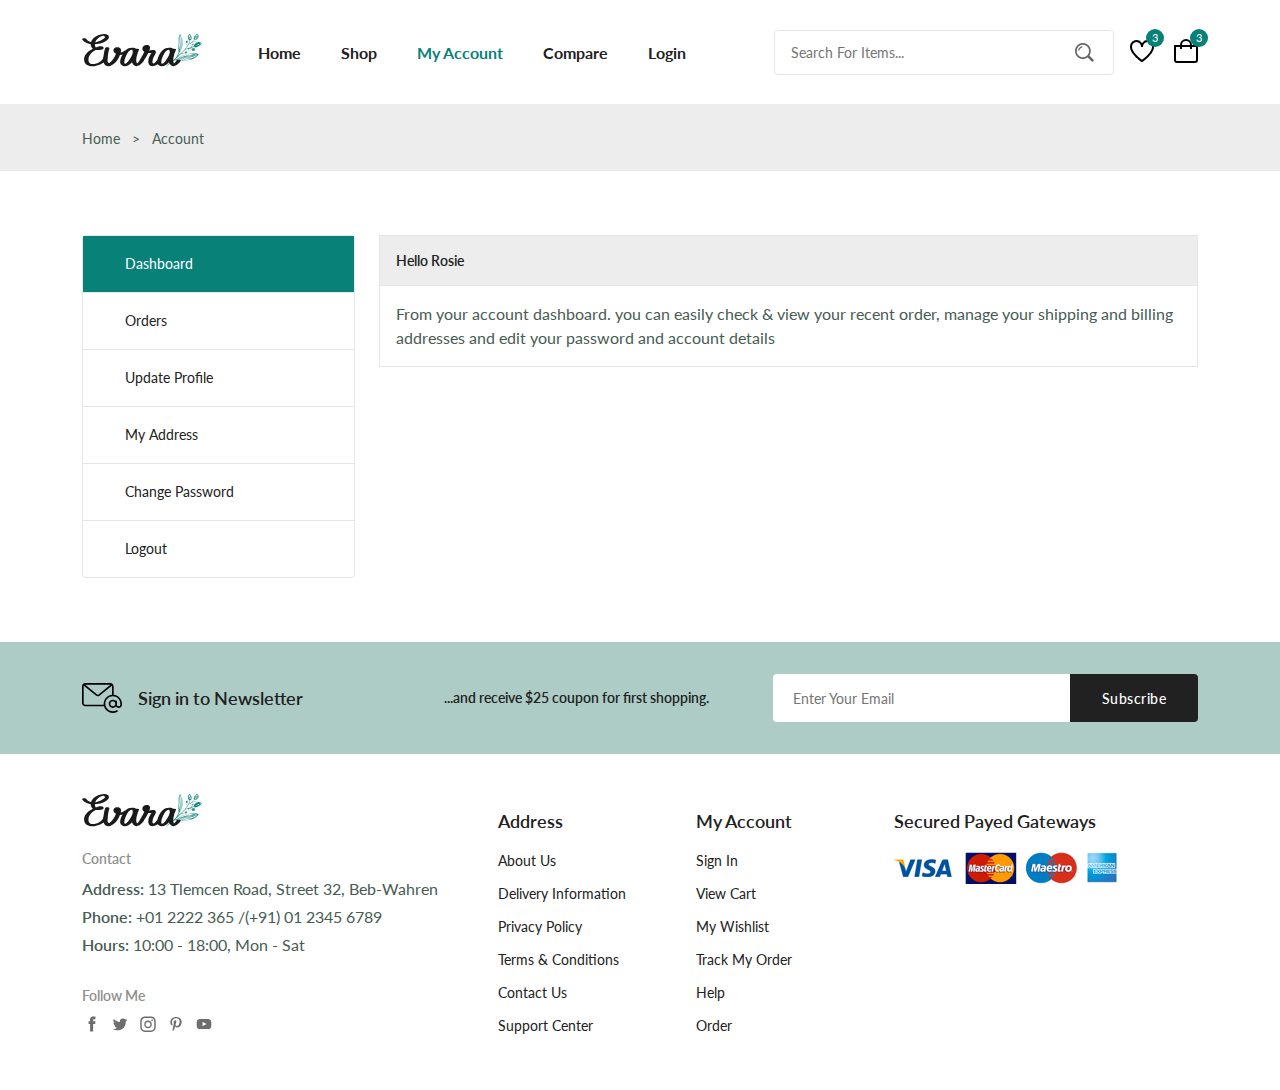
<file: accounts.html>
<!DOCTYPE html>
<html lang="en">
  <head>
    <meta charset="UTF-8" />
    <meta name="viewport" content="width=device-width, initial-scale=1.0" />

    <!--=============== FLATICON ===============-->
    <link
      rel="stylesheet"
      href="https://cdn-uicons.flaticon.com/2.0.0/uicons-regular-straight/css/uicons-regular-straight.css"
    />

    <!--=============== SWIPER CSS ===============-->
    <link
      rel="stylesheet"
      href="https://cdn.jsdelivr.net/npm/swiper@11/swiper-bundle.min.css"
    />

    <!--=============== CSS ===============-->
    <link rel="stylesheet" href="./assets/css/styles.css" />

    <title>Ecommerce Website</title>
  </head>
  <body>
    <!--=============== HEADER ===============-->
    <header class="header">
      

      <nav class="nav container">
        <a href="index.html" class="nav__logo">
          <img
            class="nav__logo-img"
            src="assets/img/logo.svg"
            alt="website logo"
          />
        </a>
        <div class="nav__menu" id="nav-menu">
          <ul class="nav__list">
            <li class="nav__item">
              <a href="index.html" class="nav__link">Home</a>
            </li>
            <li class="nav__item">
              <a href="shop.html" class="nav__link">Shop</a>
            </li>
            <li class="nav__item">
              <a href="accounts.html" class="nav__link active-link"
                >My Account</a
              >
            </li>
            <li class="nav__item">
              <a href="compare.html" class="nav__link">Compare</a>
            </li>
            <li class="nav__item">
              <a href="login-register.html" class="nav__link">Login</a>
            </li>
          </ul>
          <div class="header__search">
            <input
              type="text"
              placeholder="Search For Items..."
              class="form__input"
            />
            <button class="search__btn">
              <img src="assets/img/search.png" alt="search icon" />
            </button>
          </div>
        </div>
        <div class="header__user-actions">
          <a href="wishlist.html" class="header__action-btn" title="Wishlist">
            <img src="assets/img/icon-heart.svg" alt="" />
            <span class="count">3</span>
          </a>
          <a href="cart.html" class="header__action-btn" title="Cart">
            <img src="assets/img/icon-cart.svg" alt="" />
            <span class="count">3</span>
          </a>
        </div>
      </nav>
    </header>

    <!--=============== MAIN ===============-->
    <main class="main">
      <!--=============== BREADCRUMB ===============-->
      <section class="breadcrumb">
        <ul class="breadcrumb__list flex container">
          <li><a href="index.html" class="breadcrumb__link">Home</a></li>
          <li><span class="breadcrumb__link">></span></li>
          <li><span class="breadcrumb__link">Account</span></li>
        </ul>
      </section>

      <!--=============== ACCOUNTS ===============-->
      <section class="accounts section--lg">
        <div class="accounts__container container grid">
          <div class="account__tabs">
            <p class="account__tab active-tab" data-target="#dashboard">
              <i class="fi fi-rs-settings-sliders"></i> Dashboard
            </p>
            <p class="account__tab" data-target="#orders">
              <i class="fi fi-rs-shopping-bag"></i> Orders
            </p>
            <p class="account__tab" data-target="#update-profile">
              <i class="fi fi-rs-user"></i> Update Profile
            </p>
            <p class="account__tab" data-target="#address">
              <i class="fi fi-rs-marker"></i> My Address
            </p>
            <p class="account__tab" data-target="#change-password">
              <i class="fi fi-rs-settings-sliders"></i> Change Password
            </p>
            <p class="account__tab"><i class="fi fi-rs-exit"></i> Logout</p>
          </div>
          <div class="tabs__content">
            <div class="tab__content active-tab" content id="dashboard">
              <h3 class="tab__header">Hello Rosie</h3>
              <div class="tab__body">
                <p class="tab__description">
                  From your account dashboard. you can easily check & view your
                  recent order, manage your shipping and billing addresses and
                  edit your password and account details
                </p>
              </div>
            </div>
            <div class="tab__content" content id="orders">
              <h3 class="tab__header">Your Orders</h3>
              <div class="tab__body">
                <table class="placed__order-table">
                  <thead>
                    <tr>
                      <th>Orders</th>
                      <th>Date</th>
                      <th>Status</th>
                      <th>Totals</th>
                      <th>Actions</th>
                    </tr>
                  </thead>
                  <tbody>
                    <tr>
                      <td>#1357</td>
                      <td>March 19, 2022</td>
                      <td>Processing</td>
                      <td>$125.00</td>
                      <td><a href="#" class="view__order">View</a></td>
                    </tr>
                    <tr>
                      <td>#2468</td>
                      <td>June 29, 2022</td>
                      <td>Completed</td>
                      <td>$364.00</td>
                      <td><a href="#" class="view__order">View</a></td>
                    </tr>
                    <tr>
                      <td>#2366</td>
                      <td>August 02, 2022</td>
                      <td>Completed</td>
                      <td>$280.00</td>
                      <td><a href="#" class="view__order">View</a></td>
                    </tr>
                  </tbody>
                </table>
              </div>
            </div>
            <div class="tab__content" content id="update-profile">
              <h3 class="tab__header">Update Profile</h3>
              <div class="tab__body">
                <form class="form grid">
                  <input
                    type="text"
                    placeholder="Username"
                    class="form__input"
                  />
                  <div class="form__btn">
                    <button class="btn btn--md">Save</button>
                  </div>
                </form>
              </div>
            </div>
            <div class="tab__content" content id="address">
              <h3 class="tab__header">Shipping Address</h3>
              <div class="tab__body">
                <address class="address">
                  3522 Interstate <br />
                  75 Business Spur, <br />
                  Sault Ste. <br />
                  Marie, Mi 49783
                </address>
                <p class="city">New York</p>
                <a href="#" class="edit">Edit</a>
              </div>
            </div>
            <div class="tab__content" content id="change-password">
              <h3 class="tab__header">Change Password</h3>
              <div class="tab__body">
                <form class="form grid">
                  <input
                    type="password"
                    placeholder="Current Password"
                    class="form__input"
                  />
                  <input
                    type="password"
                    placeholder="New Password"
                    class="form__input"
                  />
                  <input
                    type="password"
                    placeholder="Confirm Password"
                    class="form__input"
                  />
                  <div class="form__btn">
                    <button class="btn btn--md">Save</button>
                  </div>
                </form>
              </div>
            </div>
          </div>
        </div>
      </section>

      <!--=============== NEWSLETTER ===============-->
      <section class="newsletter section">
        <div class="newsletter__container container grid">
          <h3 class="newsletter__title flex">
            <img
              src="./assets/img/icon-email.svg"
              alt=""
              class="newsletter__icon"
            />
            Sign in to Newsletter
          </h3>
          <p class="newsletter__description">
            ...and receive $25 coupon for first shopping.
          </p>
          <form action="" class="newsletter__form">
            <input
              type="text"
              placeholder="Enter Your Email"
              class="newsletter__input"
            />
            <button type="submit" class="newsletter__btn">Subscribe</button>
          </form>
        </div>
      </section>
    </main>

    <!--=============== FOOTER ===============-->
    <footer class="footer container">
      <div class="footer__container grid">
        <div class="footer__content">
          <a href="index.html" class="footer__logo">
            <img src="./assets/img/logo.svg" alt="" class="footer__logo-img" />
          </a>
          <h4 class="footer__subtitle">Contact</h4>
          <p class="footer__description">
            <span>Address:</span> 13 Tlemcen Road, Street 32, Beb-Wahren
          </p>
          <p class="footer__description">
            <span>Phone:</span> +01 2222 365 /(+91) 01 2345 6789
          </p>
          <p class="footer__description">
            <span>Hours:</span> 10:00 - 18:00, Mon - Sat
          </p>
          <div class="footer__social">
            <h4 class="footer__subtitle">Follow Me</h4>
            <div class="footer__links flex">
              <a href="#">
                <img
                  src="./assets/img/icon-facebook.svg"
                  alt=""
                  class="footer__social-icon"
                />
              </a>
              <a href="#">
                <img
                  src="./assets/img/icon-twitter.svg"
                  alt=""
                  class="footer__social-icon"
                />
              </a>
              <a href="#">
                <img
                  src="./assets/img/icon-instagram.svg"
                  alt=""
                  class="footer__social-icon"
                />
              </a>
              <a href="#">
                <img
                  src="./assets/img/icon-pinterest.svg"
                  alt=""
                  class="footer__social-icon"
                />
              </a>
              <a href="#">
                <img
                  src="./assets/img/icon-youtube.svg"
                  alt=""
                  class="footer__social-icon"
                />
              </a>
            </div>
          </div>
        </div>
        <div class="footer__content">
          <h3 class="footer__title">Address</h3>
          <ul class="footer__links">
            <li><a href="#" class="footer__link">About Us</a></li>
            <li><a href="#" class="footer__link">Delivery Information</a></li>
            <li><a href="#" class="footer__link">Privacy Policy</a></li>
            <li><a href="#" class="footer__link">Terms & Conditions</a></li>
            <li><a href="#" class="footer__link">Contact Us</a></li>
            <li><a href="#" class="footer__link">Support Center</a></li>
          </ul>
        </div>
        <div class="footer__content">
          <h3 class="footer__title">My Account</h3>
          <ul class="footer__links">
            <li><a href="#" class="footer__link">Sign In</a></li>
            <li><a href="#" class="footer__link">View Cart</a></li>
            <li><a href="#" class="footer__link">My Wishlist</a></li>
            <li><a href="#" class="footer__link">Track My Order</a></li>
            <li><a href="#" class="footer__link">Help</a></li>
            <li><a href="#" class="footer__link">Order</a></li>
          </ul>
        </div>
        <div class="footer__content">
          <h3 class="footer__title">Secured Payed Gateways</h3>
          <img
            src="./assets/img/payment-method.png"
            alt=""
            class="payment__img"
          />
        </div>
      </div>
      
    </footer>

    <!--=============== SWIPER JS ===============-->
    <script src="https://cdn.jsdelivr.net/npm/swiper@11/swiper-bundle.min.js"></script>

    <!--=============== MAIN JS ===============-->
    <script src="assets/js/main.js"></script>
  </body>
</html>
</file>
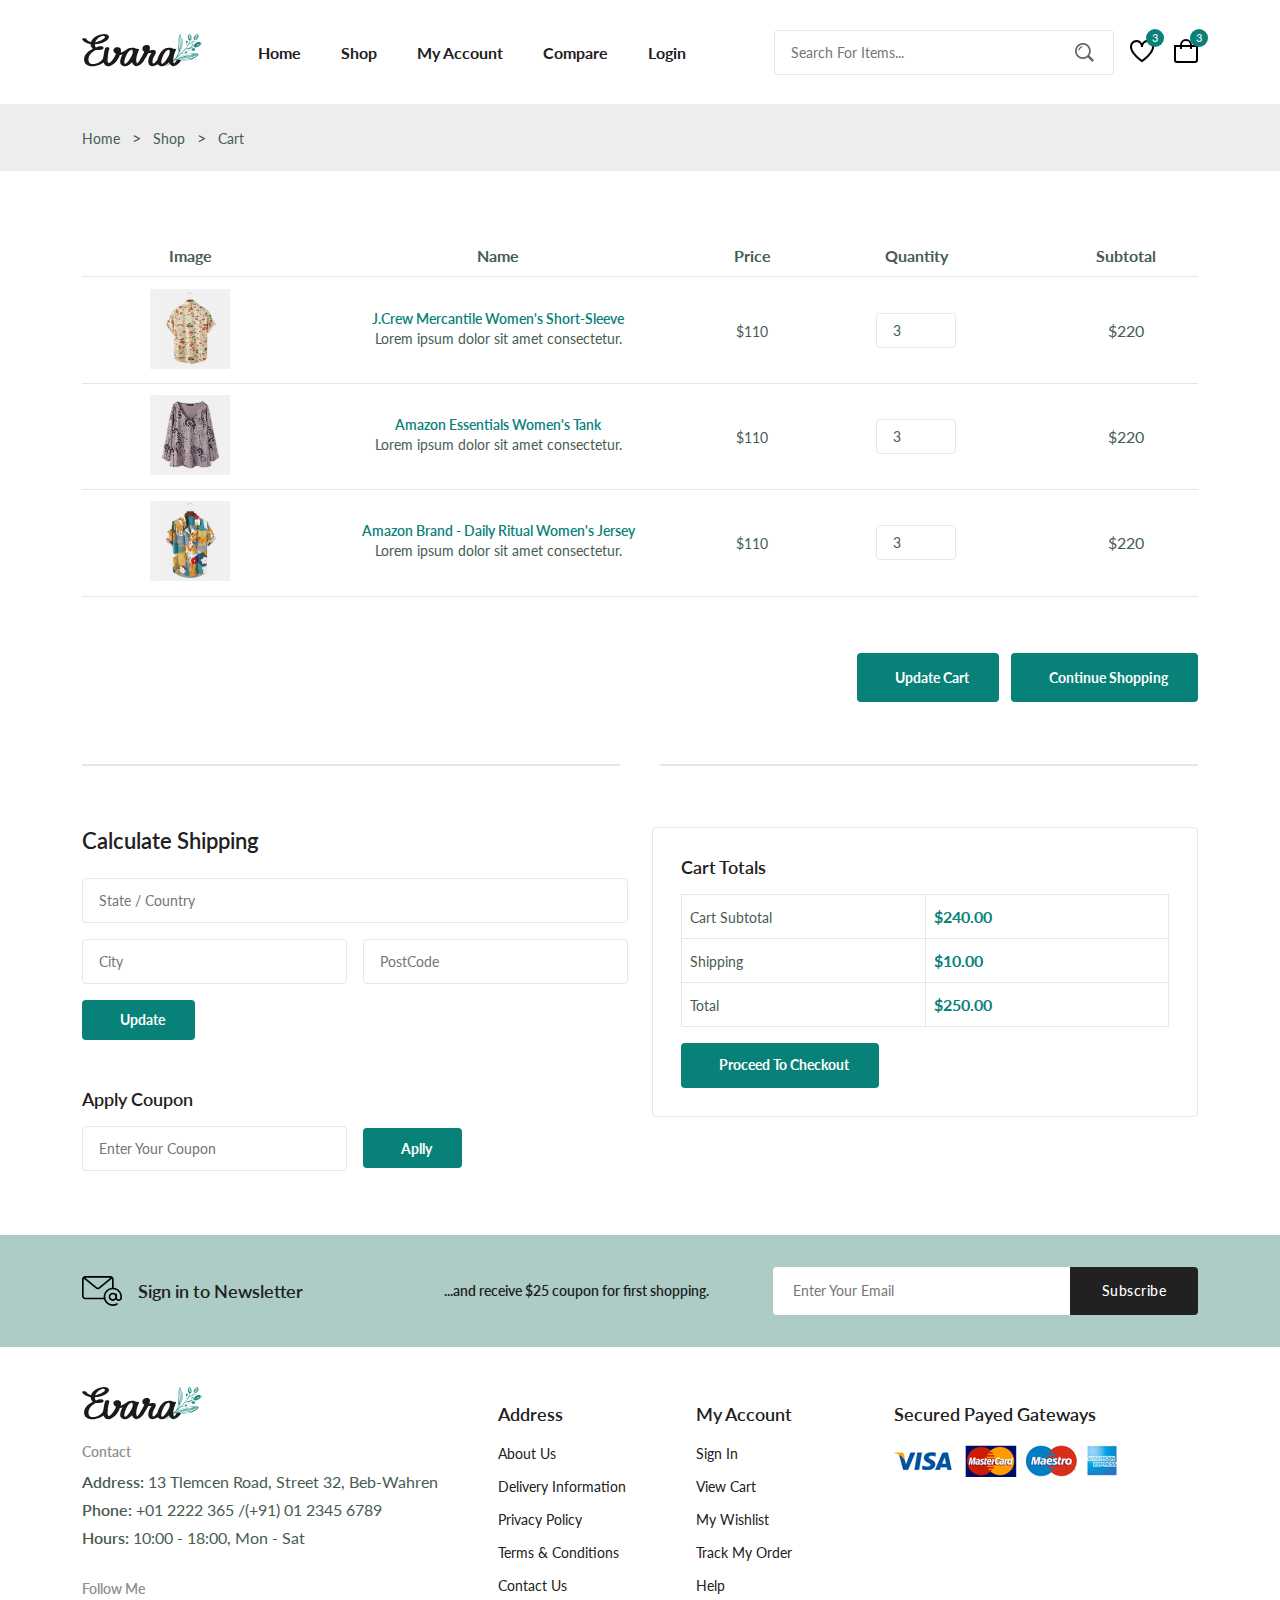
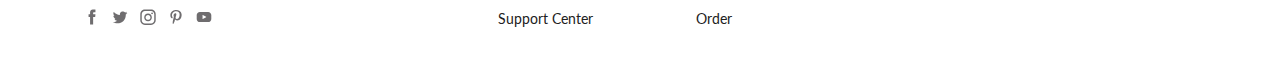
<file: cart.html>
<!DOCTYPE html>
<html lang="en">
  <head>
    <meta charset="UTF-8" />
    <meta name="viewport" content="width=device-width, initial-scale=1.0" />

    <!--=============== FLATICON ===============-->
    <link
      rel="stylesheet"
      href="https://cdn-uicons.flaticon.com/2.0.0/uicons-regular-straight/css/uicons-regular-straight.css"
    />

    <!--=============== SWIPER CSS ===============-->
    <link
      rel="stylesheet"
      href="https://cdn.jsdelivr.net/npm/swiper@11/swiper-bundle.min.css"
    />

    <!--=============== CSS ===============-->
    <link rel="stylesheet" href="./assets/css/styles.css" />

    <title>Ecommerce Website</title>
  </head>
  <body>
    <!--=============== HEADER ===============-->
    <header class="header">
      

      <nav class="nav container">
        <a href="index.html" class="nav__logo">
          <img
            class="nav__logo-img"
            src="assets/img/logo.svg"
            alt="website logo"
          />
        </a>
        <div class="nav__menu" id="nav-menu">
          <ul class="nav__list">
            <li class="nav__item">
              <a href="index.html" class="nav__link">Home</a>
            </li>
            <li class="nav__item">
              <a href="shop.html" class="nav__link">Shop</a>
            </li>
            <li class="nav__item">
              <a href="accounts.html" class="nav__link">My Account</a>
            </li>
            <li class="nav__item">
              <a href="compare.html" class="nav__link">Compare</a>
            </li>
            <li class="nav__item">
              <a href="login-register.html" class="nav__link">Login</a>
            </li>
          </ul>
          <div class="header__search">
            <input
              type="text"
              placeholder="Search For Items..."
              class="form__input"
            />
            <button class="search__btn">
              <img src="assets/img/search.png" alt="search icon" />
            </button>
          </div>
        </div>
        <div class="header__user-actions">
          <a href="wishlist.html" class="header__action-btn" title="Wishlist">
            <img src="assets/img/icon-heart.svg" alt="" />
            <span class="count">3</span>
          </a>
          <a href="cart.html" class="header__action-btn" title="Cart">
            <img src="assets/img/icon-cart.svg" alt="" />
            <span class="count">3</span>
          </a>
        </div>
      </nav>
    </header>

    <!--=============== MAIN ===============-->
    <main class="main">
      <!--=============== BREADCRUMB ===============-->
      <section class="breadcrumb">
        <ul class="breadcrumb__list flex container">
          <li><a href="index.html" class="breadcrumb__link">Home</a></li>
          <li><span class="breadcrumb__link"></span>></li>
          <li><span class="breadcrumb__link">Shop</span></li>
          <li><span class="breadcrumb__link"></span>></li>
          <li><span class="breadcrumb__link">Cart</span></li>
        </ul>
      </section>

      <!--=============== CART ===============-->
      <section class="cart section--lg container">
        <div class="table__container">
          <table class="table">
            <thead>
              <tr>
                <th>Image</th>
                <th>Name</th>
                <th>Price</th>
                <th>Quantity</th>
                <th>Subtotal</th>
                <th>Rename</th>
              </tr>
            </thead>
            <tbody>
              <tr>
                <td>
                  <img
                    src="./assets//img/product-1-2.jpg"
                    alt=""
                    class="table__img"
                  />
                </td>
                <td>
                  <h3 class="table__title">
                    J.Crew Mercantile Women's Short-Sleeve
                  </h3>
                  <p class="table__description">
                    Lorem ipsum dolor sit amet consectetur.
                  </p>
                </td>
                <td>
                  <span class="table__price">$110</span>
                </td>
                <td><input type="number" value="3" class="quantity" /></td>
                <td><span class="subtotal">$220</span></td>
                <td><i class="fi fi-rs-trash table__trash"></i></td>
              </tr>
              <tr>
                <td>
                  <img
                    src="./assets//img/product-7-1.jpg"
                    alt=""
                    class="table__img"
                  />
                </td>
                <td>
                  <h3 class="table__title">Amazon Essentials Women's Tank</h3>
                  <p class="table__description">
                    Lorem ipsum dolor sit amet consectetur.
                  </p>
                </td>
                <td>
                  <span class="table__price">$110</span>
                </td>
                <td><input type="number" value="3" class="quantity" /></td>
                <td><span class="subtotal">$220</span></td>
                <td><i class="fi fi-rs-trash table__trash"></i></td>
              </tr>
              <tr>
                <td>
                  <img
                    src="./assets//img/product-2-1.jpg"
                    alt=""
                    class="table__img"
                  />
                </td>
                <td>
                  <h3 class="table__title">
                    Amazon Brand - Daily Ritual Women's Jersey
                  </h3>
                  <p class="table__description">
                    Lorem ipsum dolor sit amet consectetur.
                  </p>
                </td>
                <td>
                  <span class="table__price">$110</span>
                </td>
                <td><input type="number" value="3" class="quantity" /></td>
                <td><span class="subtotal">$220</span></td>
                <td><i class="fi fi-rs-trash table__trash"></i></td>
              </tr>
            </tbody>
          </table>
        </div>

        <div class="cart__actions">
          <a href="#" class="btn flex btn__md">
            <i class="fi-rs-shuffle"></i> Update Cart
          </a>
          <a href="#" class="btn flex btn__md">
            <i class="fi-rs-shopping-bag"></i> Continue Shopping
          </a>
        </div>

        <div class="divider">
          <i class="fi fi-rs-fingerprint"></i>
        </div>

        <div class="cart__group grid">
          <div>
            <div class="cart__shippinp">
              <h3 class="section__title">Calculate Shipping</h3>
              <form action="" class="form grid">
                <input
                  type="text"
                  class="form__input"
                  placeholder="State / Country"
                />
                <div class="form__group grid">
                  <input type="text" class="form__input" placeholder="City" />
                  <input
                    type="text"
                    class="form__input"
                    placeholder="PostCode"
                  />
                </div>
                <div class="form__btn">
                  <button class="btn flex btn--sm">
                    <i class="fi-rs-shuffle"></i> Update
                  </button>
                </div>
              </form>
            </div>
            <div class="cart__coupon">
              <h3 class="section__title">Apply Coupon</h3>
              <form action="" class="coupon__form form grid">
                <div class="form__group grid">
                  <input
                    type="text"
                    class="form__input"
                    placeholder="Enter Your Coupon"
                  />
                  <div class="form__btn">
                    <button class="btn flex btn--sm">
                      <i class="fi-rs-label"></i> Aplly
                    </button>
                  </div>
                </div>
              </form>
            </div>
          </div>

          <div class="cart__total">
            <h3 class="section__title">Cart Totals</h3>
            <table class="cart__total-table">
                <tr>
                  <td><span class="cart__total-title">Cart Subtotal</span></td>
                  <td><span class="cart__total-price">$240.00</span></td>
                </tr>
                <tr>
                  <td><span class="cart__total-title">Shipping</span></td>
                  <td><span class="cart__total-price">$10.00</span></td>
                </tr>
                <tr>
                  <td><span class="cart__total-title">Total</span></td>
                  <td><span class="cart__total-price">$250.00</span></td>
                </tr>
            </table>
            <a href="checkout.html" class="btn flex btn--md">
              <i class="fi fi-rs-box-alt"></i> Proceed To Checkout
            </a>
          </div>
        </div>
      </section>

      <!--=============== NEWSLETTER ===============-->
      <section class="newsletter section">
        <div class="newsletter__container container grid">
          <h3 class="newsletter__title flex">
            <img
              src="./assets/img/icon-email.svg"
              alt=""
              class="newsletter__icon"
            />
            Sign in to Newsletter
          </h3>
          <p class="newsletter__description">
            ...and receive $25 coupon for first shopping.
          </p>
          <form action="" class="newsletter__form">
            <input
              type="text"
              placeholder="Enter Your Email"
              class="newsletter__input"
            />
            <button type="submit" class="newsletter__btn">Subscribe</button>
          </form>
        </div>
      </section>
    </main>

    <!--=============== FOOTER ===============-->
    <footer class="footer container">
      <div class="footer__container grid">
        <div class="footer__content">
          <a href="index.html" class="footer__logo">
            <img src="./assets/img/logo.svg" alt="" class="footer__logo-img" />
          </a>
          <h4 class="footer__subtitle">Contact</h4>
          <p class="footer__description">
            <span>Address:</span> 13 Tlemcen Road, Street 32, Beb-Wahren
          </p>
          <p class="footer__description">
            <span>Phone:</span> +01 2222 365 /(+91) 01 2345 6789
          </p>
          <p class="footer__description">
            <span>Hours:</span> 10:00 - 18:00, Mon - Sat
          </p>
          <div class="footer__social">
            <h4 class="footer__subtitle">Follow Me</h4>
            <div class="footer__links flex">
              <a href="#">
                <img
                  src="./assets/img/icon-facebook.svg"
                  alt=""
                  class="footer__social-icon"
                />
              </a>
              <a href="#">
                <img
                  src="./assets/img/icon-twitter.svg"
                  alt=""
                  class="footer__social-icon"
                />
              </a>
              <a href="#">
                <img
                  src="./assets/img/icon-instagram.svg"
                  alt=""
                  class="footer__social-icon"
                />
              </a>
              <a href="#">
                <img
                  src="./assets/img/icon-pinterest.svg"
                  alt=""
                  class="footer__social-icon"
                />
              </a>
              <a href="#">
                <img
                  src="./assets/img/icon-youtube.svg"
                  alt=""
                  class="footer__social-icon"
                />
              </a>
            </div>
          </div>
        </div>
        <div class="footer__content">
          <h3 class="footer__title">Address</h3>
          <ul class="footer__links">
            <li><a href="#" class="footer__link">About Us</a></li>
            <li><a href="#" class="footer__link">Delivery Information</a></li>
            <li><a href="#" class="footer__link">Privacy Policy</a></li>
            <li><a href="#" class="footer__link">Terms & Conditions</a></li>
            <li><a href="#" class="footer__link">Contact Us</a></li>
            <li><a href="#" class="footer__link">Support Center</a></li>
          </ul>
        </div>
        <div class="footer__content">
          <h3 class="footer__title">My Account</h3>
          <ul class="footer__links">
            <li><a href="#" class="footer__link">Sign In</a></li>
            <li><a href="#" class="footer__link">View Cart</a></li>
            <li><a href="#" class="footer__link">My Wishlist</a></li>
            <li><a href="#" class="footer__link">Track My Order</a></li>
            <li><a href="#" class="footer__link">Help</a></li>
            <li><a href="#" class="footer__link">Order</a></li>
          </ul>
        </div>
        <div class="footer__content">
          <h3 class="footer__title">Secured Payed Gateways</h3>
          <img
            src="./assets/img/payment-method.png"
            alt=""
            class="payment__img"
          />
        </div>
      </div>
     
    </footer>

    <!--=============== SWIPER JS ===============-->
    <script src="https://cdn.jsdelivr.net/npm/swiper@11/swiper-bundle.min.js"></script>

    <!--=============== MAIN JS ===============-->
    <script src="assets/js/main.js"></script>
  </body>
</html>
</file>
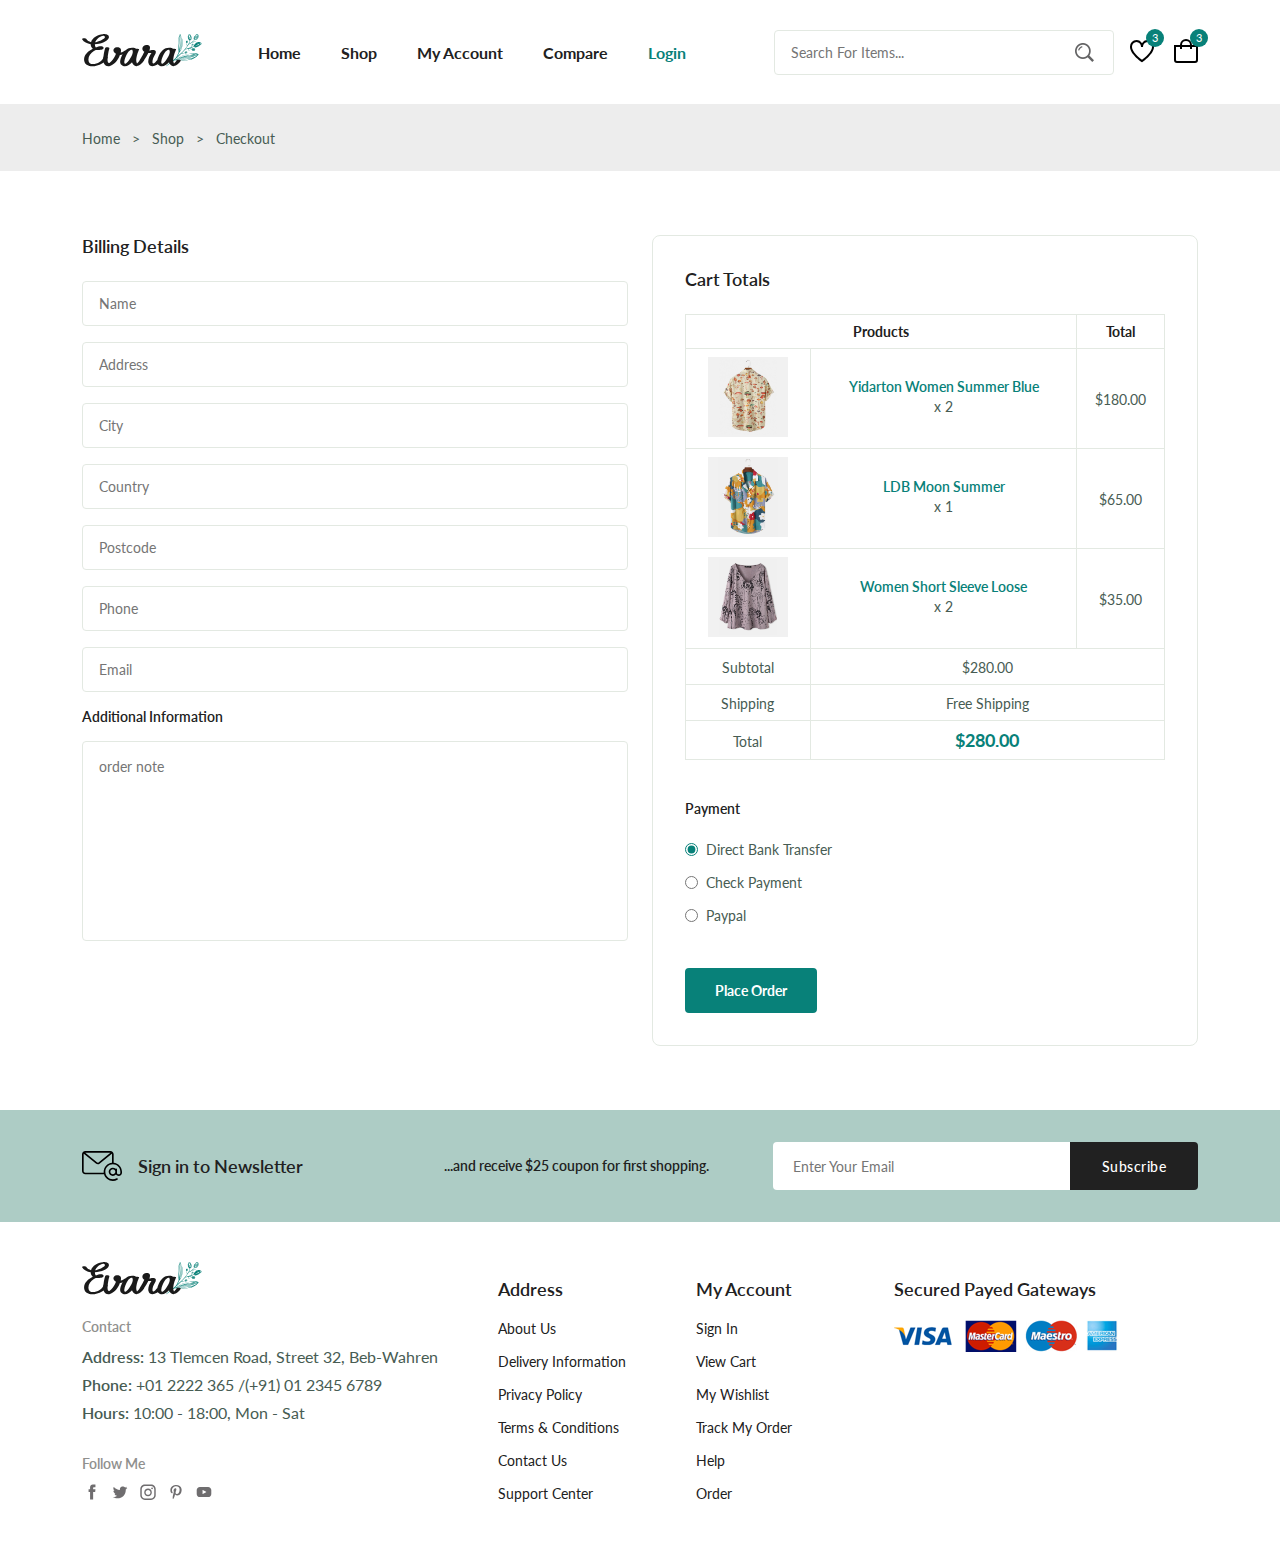
<file: checkout.html>
<!DOCTYPE html>
<html lang="en">
  <head>
    <meta charset="UTF-8" />
    <meta name="viewport" content="width=device-width, initial-scale=1.0" />

    <!--=============== FLATICON ===============-->
    <link
      rel="stylesheet"
      href="https://cdn-uicons.flaticon.com/2.0.0/uicons-regular-straight/css/uicons-regular-straight.css"
    />

    <!--=============== SWIPER CSS ===============-->
    <link
      rel="stylesheet"
      href="https://cdn.jsdelivr.net/npm/swiper@11/swiper-bundle.min.css"
    />

    <!--=============== CSS ===============-->
    <link rel="stylesheet" href="./assets/css/styles.css" />

    <title>Ecommerce Website</title>
  </head>
  <body>
    <!--=============== HEADER ===============-->
    <header class="header">
     

      <nav class="nav container">
        <a href="index.html" class="nav__logo">
          <img
            class="nav__logo-img"
            src="assets/img/logo.svg"
            alt="website logo"
          />
        </a>
        <div class="nav__menu" id="nav-menu">
          <ul class="nav__list">
            <li class="nav__item">
              <a href="index.html" class="nav__link">Home</a>
            </li>
            <li class="nav__item">
              <a href="shop.html" class="nav__link">Shop</a>
            </li>
            <li class="nav__item">
              <a href="accounts.html" class="nav__link">My Account</a>
            </li>
            <li class="nav__item">
              <a href="compare.html" class="nav__link">Compare</a>
            </li>
            <li class="nav__item">
              <a href="login-register.html" class="nav__link active-link"
                >Login</a
              >
            </li>
          </ul>
          <div class="header__search">
            <input
              type="text"
              placeholder="Search For Items..."
              class="form__input"
            />
            <button class="search__btn">
              <img src="assets/img/search.png" alt="search icon" />
            </button>
          </div>
        </div>
        <div class="header__user-actions">
          <a href="wishlist.html" class="header__action-btn" title="Wishlist">
            <img src="assets/img/icon-heart.svg" alt="" />
            <span class="count">3</span>
          </a>
          <a href="cart.html" class="header__action-btn" title="Cart">
            <img src="assets/img/icon-cart.svg" alt="" />
            <span class="count">3</span>
          </a>
        </div>
      </nav>
    </header>

    <!--=============== MAIN ===============-->
    <main class="main">
      <!--=============== BREADCRUMB ===============-->
      <section class="breadcrumb">
        <ul class="breadcrumb__list flex container">
          <li><a href="index.html" class="breadcrumb__link">Home</a></li>
          <li><span class="breadcrumb__link">></span></li>
          <li><span class="breadcrumb__link">Shop</span></li>
          <li><span class="breadcrumb__link">></span></li>
          <li><span class="breadcrumb__link">Checkout</span></li>
        </ul>
      </section>

      <!--=============== CHECKOUT ===============-->
      <section class="checkout section--lg">
        <div class="checkout__container container grid">
          <div class="checkout__group">
            <h3 class="section__title">Billing Details</h3>
            <form class="form grid">
              <input type="text" placeholder="Name" class="form__input" />
              <input type="text" placeholder="Address" class="form__input" />
              <input type="text" placeholder="City" class="form__input" />
              <input type="text" placeholder="Country" class="form__input" />
              <input type="text" placeholder="Postcode" class="form__input" />
              <input type="text" placeholder="Phone" class="form__input" />
              <input type="email" placeholder="Email" class="form__input" />
              <h3 class="checkout__title">Additional Information</h3>
              <textarea
                name=""
                placeholder="order note"
                class="form__input textarea"
              ></textarea>
            </form>
          </div>
          <div class="checkout__group">
            <h3 class="section__title">Cart Totals</h3>
            <table class="order__table">
              <thead>
                <tr>
                  <th colspan="2">Products</th>
                  <th>Total</th>
                </tr>
              </thead>

              <tbody>
                <tr>
                  <td>
                    <img
                      src="./assets/img/product-1-2.jpg"
                      alt=""
                      class="order__img"
                    />
                  </td>
                  <td>
                    <h3 class="table__title">Yidarton Women Summer Blue</h3>
                    <p class="table__quantity">x 2</p>
                  </td>
                  <td><span class="table__price">$180.00</span></td>
                </tr>
                <tr>
                  <td>
                    <img
                      src="./assets/img/product-2-1.jpg"
                      alt=""
                      class="order__img"
                    />
                  </td>
                  <td>
                    <h3 class="table__title">LDB Moon Summer</h3>
                    <p class="table__quantity">x 1</p>
                  </td>
                  <td><span class="table__price">$65.00</span></td>
                </tr>
                <tr>
                  <td>
                    <img
                      src="./assets/img/product-7-1.jpg"
                      alt=""
                      class="order__img"
                    />
                  </td>
                  <td>
                    <h3 class="table__title">Women Short Sleeve Loose</h3>
                    <p class="table__quantity">x 2</p>
                  </td>
                  <td><span class="table__price">$35.00</span></td>
                </tr>
                <tr>
                  <td><span class="order__subtitle">Subtotal</span></td>
                  <td colspan="2"><span class="table__price">$280.00</span></td>
                </tr>
                <tr>
                  <td><span class="order__subtitle">Shipping</span></td>
                  <td colspan="2">
                    <span class="table__price">Free Shipping</span>
                  </td>
                </tr>
                <tr>
                  <td><span class="order__subtitle">Total</span></td>
                  <td colspan="2">
                    <span class="order__grand-total">$280.00</span>
                  </td>
                </tr>
              </tbody>
            </table>
            <div class="payment__methods">
              <h3 class="checkout__title payment__title">Payment</h3>
              <div class="payment__option flex">
                <input
                  type="radio"
                  name="radio"
                  id="l1"
                  checked
                  class="payment__input"
                />
                <label for="l1" class="payment__label"
                  >Direct Bank Transfer</label
                >
              </div>
              <div class="payment__option flex">
                <input
                  type="radio"
                  name="radio"
                  id="l2"
                  class="payment__input"
                />
                <label for="l2" class="payment__label">Check Payment</label>
              </div>
              <div class="payment__option flex">
                <input
                  type="radio"
                  name="radio"
                  id="l3"
                  class="payment__input"
                />
                <label for="l3" class="payment__label">Paypal</label>
              </div>
            </div>
            <button class="btn btn--md">Place Order</button>
          </div>
        </div>
      </section>

      <!--=============== NEWSLETTER ===============-->
      <section class="newsletter section">
        <div class="newsletter__container container grid">
          <h3 class="newsletter__title flex">
            <img
              src="./assets/img/icon-email.svg"
              alt=""
              class="newsletter__icon"
            />
            Sign in to Newsletter
          </h3>
          <p class="newsletter__description">
            ...and receive $25 coupon for first shopping.
          </p>
          <form action="" class="newsletter__form">
            <input
              type="text"
              placeholder="Enter Your Email"
              class="newsletter__input"
            />
            <button type="submit" class="newsletter__btn">Subscribe</button>
          </form>
        </div>
      </section>
    </main>

    <!--=============== FOOTER ===============-->
    <footer class="footer container">
      <div class="footer__container grid">
        <div class="footer__content">
          <a href="index.html" class="footer__logo">
            <img src="./assets/img/logo.svg" alt="" class="footer__logo-img" />
          </a>
          <h4 class="footer__subtitle">Contact</h4>
          <p class="footer__description">
            <span>Address:</span> 13 Tlemcen Road, Street 32, Beb-Wahren
          </p>
          <p class="footer__description">
            <span>Phone:</span> +01 2222 365 /(+91) 01 2345 6789
          </p>
          <p class="footer__description">
            <span>Hours:</span> 10:00 - 18:00, Mon - Sat
          </p>
          <div class="footer__social">
            <h4 class="footer__subtitle">Follow Me</h4>
            <div class="footer__links flex">
              <a href="#">
                <img
                  src="./assets/img/icon-facebook.svg"
                  alt=""
                  class="footer__social-icon"
                />
              </a>
              <a href="#">
                <img
                  src="./assets/img/icon-twitter.svg"
                  alt=""
                  class="footer__social-icon"
                />
              </a>
              <a href="#">
                <img
                  src="./assets/img/icon-instagram.svg"
                  alt=""
                  class="footer__social-icon"
                />
              </a>
              <a href="#">
                <img
                  src="./assets/img/icon-pinterest.svg"
                  alt=""
                  class="footer__social-icon"
                />
              </a>
              <a href="#">
                <img
                  src="./assets/img/icon-youtube.svg"
                  alt=""
                  class="footer__social-icon"
                />
              </a>
            </div>
          </div>
        </div>
        <div class="footer__content">
          <h3 class="footer__title">Address</h3>
          <ul class="footer__links">
            <li><a href="#" class="footer__link">About Us</a></li>
            <li><a href="#" class="footer__link">Delivery Information</a></li>
            <li><a href="#" class="footer__link">Privacy Policy</a></li>
            <li><a href="#" class="footer__link">Terms & Conditions</a></li>
            <li><a href="#" class="footer__link">Contact Us</a></li>
            <li><a href="#" class="footer__link">Support Center</a></li>
          </ul>
        </div>
        <div class="footer__content">
          <h3 class="footer__title">My Account</h3>
          <ul class="footer__links">
            <li><a href="#" class="footer__link">Sign In</a></li>
            <li><a href="#" class="footer__link">View Cart</a></li>
            <li><a href="#" class="footer__link">My Wishlist</a></li>
            <li><a href="#" class="footer__link">Track My Order</a></li>
            <li><a href="#" class="footer__link">Help</a></li>
            <li><a href="#" class="footer__link">Order</a></li>
          </ul>
        </div>
        <div class="footer__content">
          <h3 class="footer__title">Secured Payed Gateways</h3>
          <img
            src="./assets/img/payment-method.png"
            alt=""
            class="payment__img"
          />
        </div>
      </div>
      
    </footer>

    <!--=============== SWIPER JS ===============-->
    <script src="https://cdn.jsdelivr.net/npm/swiper@11/swiper-bundle.min.js"></script>

    <!--=============== MAIN JS ===============-->
    <script src="assets/js/main.js"></script>
  </body>
</html>
</file>
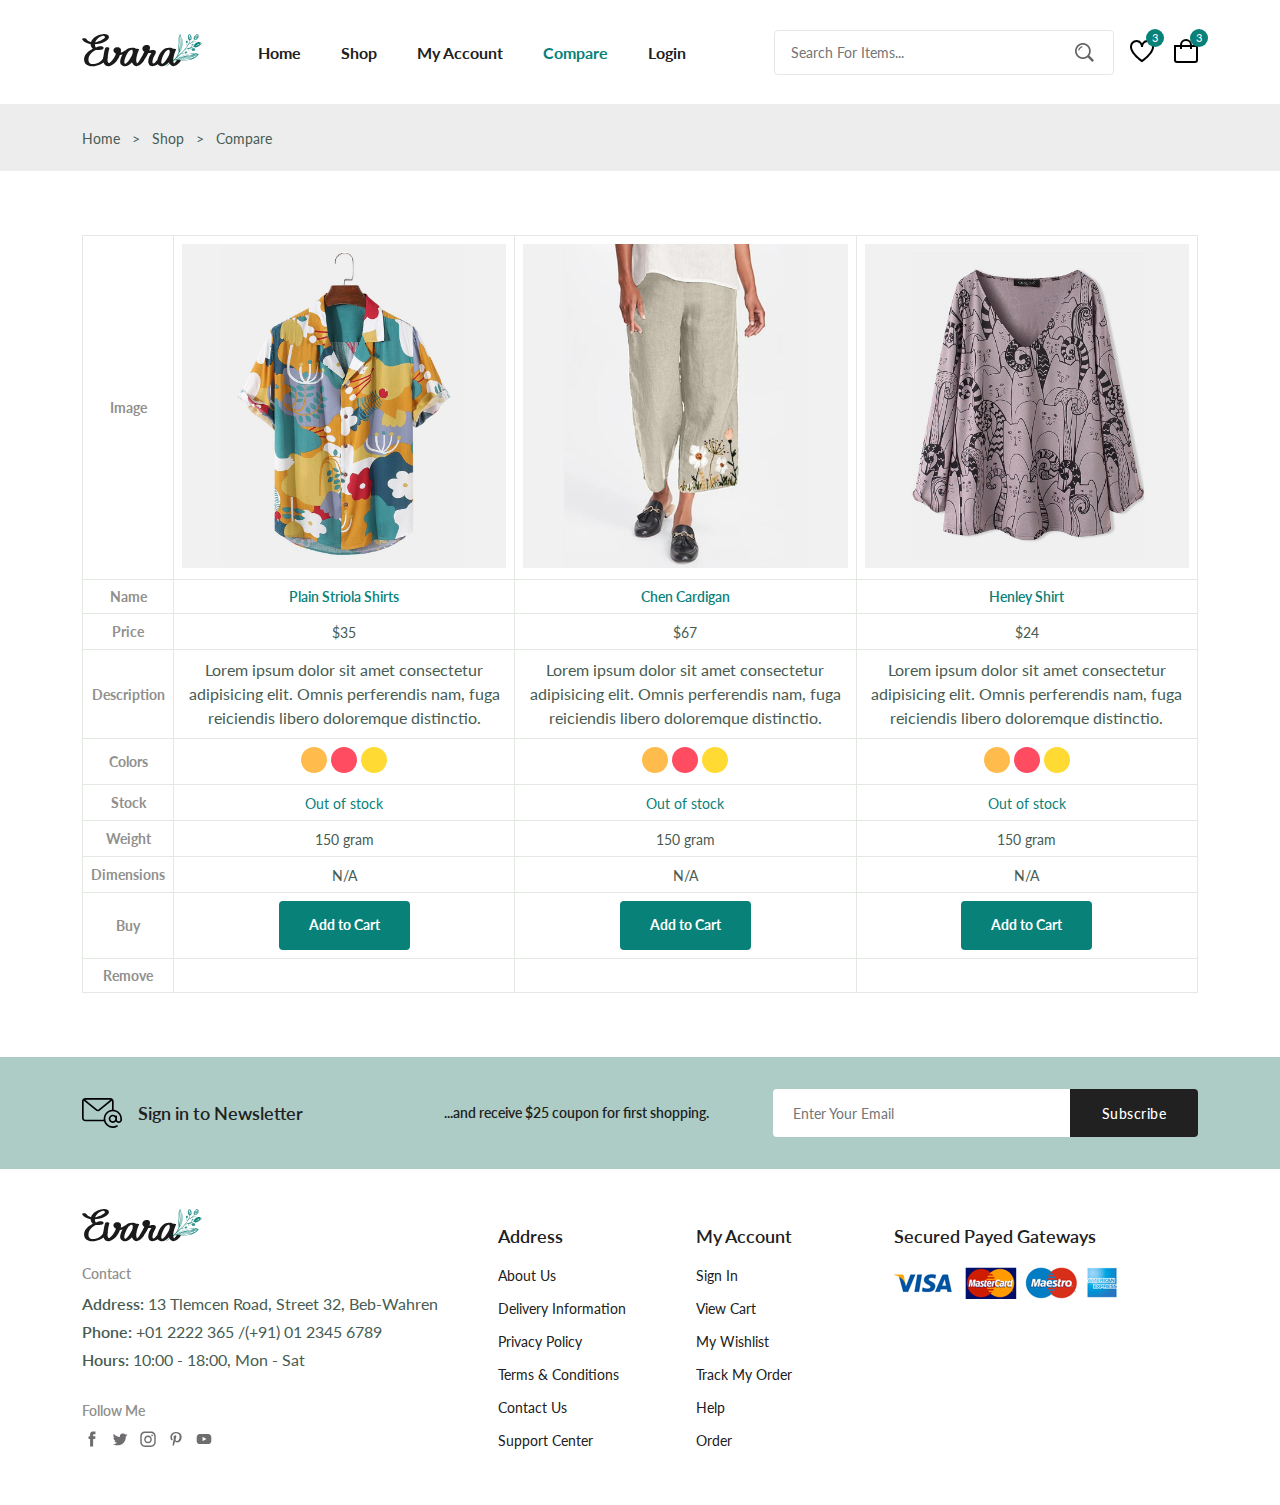
<file: compare.html>
<!DOCTYPE html>
<html lang="en">
  <head>
    <meta charset="UTF-8" />
    <meta name="viewport" content="width=device-width, initial-scale=1.0" />

    <!--=============== FLATICON ===============-->
    <link
      rel="stylesheet"
      href="https://cdn-uicons.flaticon.com/2.0.0/uicons-regular-straight/css/uicons-regular-straight.css"
    />

    <!--=============== SWIPER CSS ===============-->
    <link
      rel="stylesheet"
      href="https://cdn.jsdelivr.net/npm/swiper@11/swiper-bundle.min.css"
    />

    <!--=============== CSS ===============-->
    <link rel="stylesheet" href="./assets/css/styles.css" />

    <title>Ecommerce Website</title>
  </head>
  <body>
    <!--=============== HEADER ===============-->
    <header class="header">
      

      <nav class="nav container">
        <a href="index.html" class="nav__logo">
          <img
            class="nav__logo-img"
            src="assets/img/logo.svg"
            alt="website logo"
          />
        </a>
        <div class="nav__menu" id="nav-menu">
          <ul class="nav__list">
            <li class="nav__item">
              <a href="index.html" class="nav__link">Home</a>
            </li>
            <li class="nav__item">
              <a href="shop.html" class="nav__link">Shop</a>
            </li>
            <li class="nav__item">
              <a href="accounts.html" class="nav__link">My Account</a>
            </li>
            <li class="nav__item">
              <a href="compare.html" class="nav__link active-link">Compare</a>
            </li>
            <li class="nav__item">
              <a href="login-register.html" class="nav__link"
                >Login</a
              >
            </li>
          </ul>
          <div class="header__search">
            <input
              type="text"
              placeholder="Search For Items..."
              class="form__input"
            />
            <button class="search__btn">
              <img src="assets/img/search.png" alt="search icon" />
            </button>
          </div>
        </div>
        <div class="header__user-actions">
          <a href="wishlist.html" class="header__action-btn" title="Wishlist">
            <img src="assets/img/icon-heart.svg" alt="" />
            <span class="count">3</span>
          </a>
          <a href="cart.html" class="header__action-btn" title="Cart">
            <img src="assets/img/icon-cart.svg" alt="" />
            <span class="count">3</span>
          </a>
        </div>
      </nav>
    </header>

    <!--=============== MAIN ===============-->
    <main class="main">
      <!--=============== BREADCRUMB ===============-->
      <section class="breadcrumb">
        <ul class="breadcrumb__list flex container">
          <li><a href="index.html" class="breadcrumb__link">Home</a></li>
          <li><span class="breadcrumb__link">></span></li>
          <li><span class="breadcrumb__link">Shop</span></li>
          <li><span class="breadcrumb__link">></span></li>
          <li><span class="breadcrumb__link">Compare</span></li>
        </ul>
      </section>

      <!--=============== COMPARE ===============-->
      <section class="compare container section--lg">
        <table class="compare__table">
          <tr>
            <th>Image</th>
            <td>
              <img
                src="./assets/img/product-2-1.jpg"
                alt=""
                class="compare__img"
              />
            </td>
            <td>
              <img
                src="./assets/img/product-4-1.jpg"
                alt=""
                class="compare__img"
              />
            </td>
            <td>
              <img
                src="./assets/img/product-7-1.jpg"
                alt=""
                class="compare__img"
              />
            </td>
          </tr>
          <tr>
            <th>Name</th>
            <td><h3 class="table__title">Plain Striola Shirts</h3></td>
            <td><h3 class="table__title">Chen Cardigan</h3></td>
            <td><h3 class="table__title">Henley Shirt</h3></td>
          </tr>
          <tr>
            <th>Price</th>
            <td><span class="table__price">$35</span></td>
            <td><span class="table__price">$67</span></td>
            <td><span class="table__price">$24</span></td>
          </tr>
          <tr>
            <th>Description</th>
            <td>
              <p>
                Lorem ipsum dolor sit amet consectetur adipisicing elit. Omnis
                perferendis nam, fuga reiciendis libero doloremque distinctio.
              </p>
            </td>
            <td>
              <p>
                Lorem ipsum dolor sit amet consectetur adipisicing elit. Omnis
                perferendis nam, fuga reiciendis libero doloremque distinctio.
              </p>
            </td>
            <td>
              <p>
                Lorem ipsum dolor sit amet consectetur adipisicing elit. Omnis
                perferendis nam, fuga reiciendis libero doloremque distinctio.
              </p>
            </td>
          </tr>
          <tr>
            <th>Colors</th>
            <td>
              <ul class="color__list compare__colors">
                <li>
                  <a
                    href="#"
                    class="color__link"
                    style="background-color: hsl(37, 100%, 65%)"
                  ></a>
                </li>
                <li>
                  <a
                    href="#"
                    class="color__link"
                    style="background-color: hsl(353, 100%, 65%)"
                  ></a>
                </li>
                <li>
                  <a
                    href="#"
                    class="color__link"
                    style="background-color: hsl(49, 100%, 60%)"
                  ></a>
                </li>
              </ul>
            </td>
            <td>
              <ul class="color__list compare__colors">
                <li>
                  <a
                    href="#"
                    class="color__link"
                    style="background-color: hsl(37, 100%, 65%)"
                  ></a>
                </li>
                <li>
                  <a
                    href="#"
                    class="color__link"
                    style="background-color: hsl(353, 100%, 65%)"
                  ></a>
                </li>
                <li>
                  <a
                    href="#"
                    class="color__link"
                    style="background-color: hsl(49, 100%, 60%)"
                  ></a>
                </li>
              </ul>
            </td>
            <td>
              <ul class="color__list compare__colors">
                <li>
                  <a
                    href="#"
                    class="color__link"
                    style="background-color: hsl(37, 100%, 65%)"
                  ></a>
                </li>
                <li>
                  <a
                    href="#"
                    class="color__link"
                    style="background-color: hsl(353, 100%, 65%)"
                  ></a>
                </li>
                <li>
                  <a
                    href="#"
                    class="color__link"
                    style="background-color: hsl(49, 100%, 60%)"
                  ></a>
                </li>
              </ul>
            </td>
          </tr>
          <tr>
            <th>Stock</th>
            <td><span class="table__stock">Out of stock</span></td>
            <td><span class="table__stock">Out of stock</span></td>
            <td><span class="table__stock">Out of stock</span></td>
          </tr>
          <tr>
            <th>Weight</th>
            <td><span class="table__weight">150 gram</span></td>
            <td><span class="table__weight">150 gram</span></td>
            <td><span class="table__weight">150 gram</span></td>
          </tr>
          <tr>
            <th>Dimensions</th>
            <td><span class="table__dimension">N/A</span></td>
            <td><span class="table__dimension">N/A</span></td>
            <td><span class="table__dimension">N/A</span></td>
          </tr>
          <tr>
            <th>Buy</th>
            <td><a href="#" class="btn btm--sm">Add to Cart</a></td>
            <td><a href="#" class="btn btm--sm">Add to Cart</a></td>
            <td><a href="#" class="btn btm--sm">Add to Cart</a></td>
          </tr>
          <tr>
            <th>Remove</th>
            <td><i class="fi fi-rs-trash table__trash"></i></td>
            <td><i class="fi fi-rs-trash table__trash"></i></td>
            <td><i class="fi fi-rs-trash table__trash"></i></td>
          </tr>
        </table>
      </section>

      <!--=============== NEWSLETTER ===============-->
      <section class="newsletter section">
        <div class="newsletter__container container grid">
          <h3 class="newsletter__title flex">
            <img
              src="./assets/img/icon-email.svg"
              alt=""
              class="newsletter__icon"
            />
            Sign in to Newsletter
          </h3>
          <p class="newsletter__description">
            ...and receive $25 coupon for first shopping.
          </p>
          <form action="" class="newsletter__form">
            <input
              type="text"
              placeholder="Enter Your Email"
              class="newsletter__input"
            />
            <button type="submit" class="newsletter__btn">Subscribe</button>
          </form>
        </div>
      </section>
    </main>

    <!--=============== FOOTER ===============-->
    <footer class="footer container">
      <div class="footer__container grid">
        <div class="footer__content">
          <a href="index.html" class="footer__logo">
            <img src="./assets/img/logo.svg" alt="" class="footer__logo-img" />
          </a>
          <h4 class="footer__subtitle">Contact</h4>
          <p class="footer__description">
            <span>Address:</span> 13 Tlemcen Road, Street 32, Beb-Wahren
          </p>
          <p class="footer__description">
            <span>Phone:</span> +01 2222 365 /(+91) 01 2345 6789
          </p>
          <p class="footer__description">
            <span>Hours:</span> 10:00 - 18:00, Mon - Sat
          </p>
          <div class="footer__social">
            <h4 class="footer__subtitle">Follow Me</h4>
            <div class="footer__links flex">
              <a href="#">
                <img
                  src="./assets/img/icon-facebook.svg"
                  alt=""
                  class="footer__social-icon"
                />
              </a>
              <a href="#">
                <img
                  src="./assets/img/icon-twitter.svg"
                  alt=""
                  class="footer__social-icon"
                />
              </a>
              <a href="#">
                <img
                  src="./assets/img/icon-instagram.svg"
                  alt=""
                  class="footer__social-icon"
                />
              </a>
              <a href="#">
                <img
                  src="./assets/img/icon-pinterest.svg"
                  alt=""
                  class="footer__social-icon"
                />
              </a>
              <a href="#">
                <img
                  src="./assets/img/icon-youtube.svg"
                  alt=""
                  class="footer__social-icon"
                />
              </a>
            </div>
          </div>
        </div>
        <div class="footer__content">
          <h3 class="footer__title">Address</h3>
          <ul class="footer__links">
            <li><a href="#" class="footer__link">About Us</a></li>
            <li><a href="#" class="footer__link">Delivery Information</a></li>
            <li><a href="#" class="footer__link">Privacy Policy</a></li>
            <li><a href="#" class="footer__link">Terms & Conditions</a></li>
            <li><a href="#" class="footer__link">Contact Us</a></li>
            <li><a href="#" class="footer__link">Support Center</a></li>
          </ul>
        </div>
        <div class="footer__content">
          <h3 class="footer__title">My Account</h3>
          <ul class="footer__links">
            <li><a href="#" class="footer__link">Sign In</a></li>
            <li><a href="#" class="footer__link">View Cart</a></li>
            <li><a href="#" class="footer__link">My Wishlist</a></li>
            <li><a href="#" class="footer__link">Track My Order</a></li>
            <li><a href="#" class="footer__link">Help</a></li>
            <li><a href="#" class="footer__link">Order</a></li>
          </ul>
        </div>
        <div class="footer__content">
          <h3 class="footer__title">Secured Payed Gateways</h3>
          <img
            src="./assets/img/payment-method.png"
            alt=""
            class="payment__img"
          />
        </div>
      </div>
      
    </footer>

    <!--=============== SWIPER JS ===============-->
    <script src="https://cdn.jsdelivr.net/npm/swiper@11/swiper-bundle.min.js"></script>

    <!--=============== MAIN JS ===============-->
    <script src="assets/js/main.js"></script>
  </body>
</html>
</file>
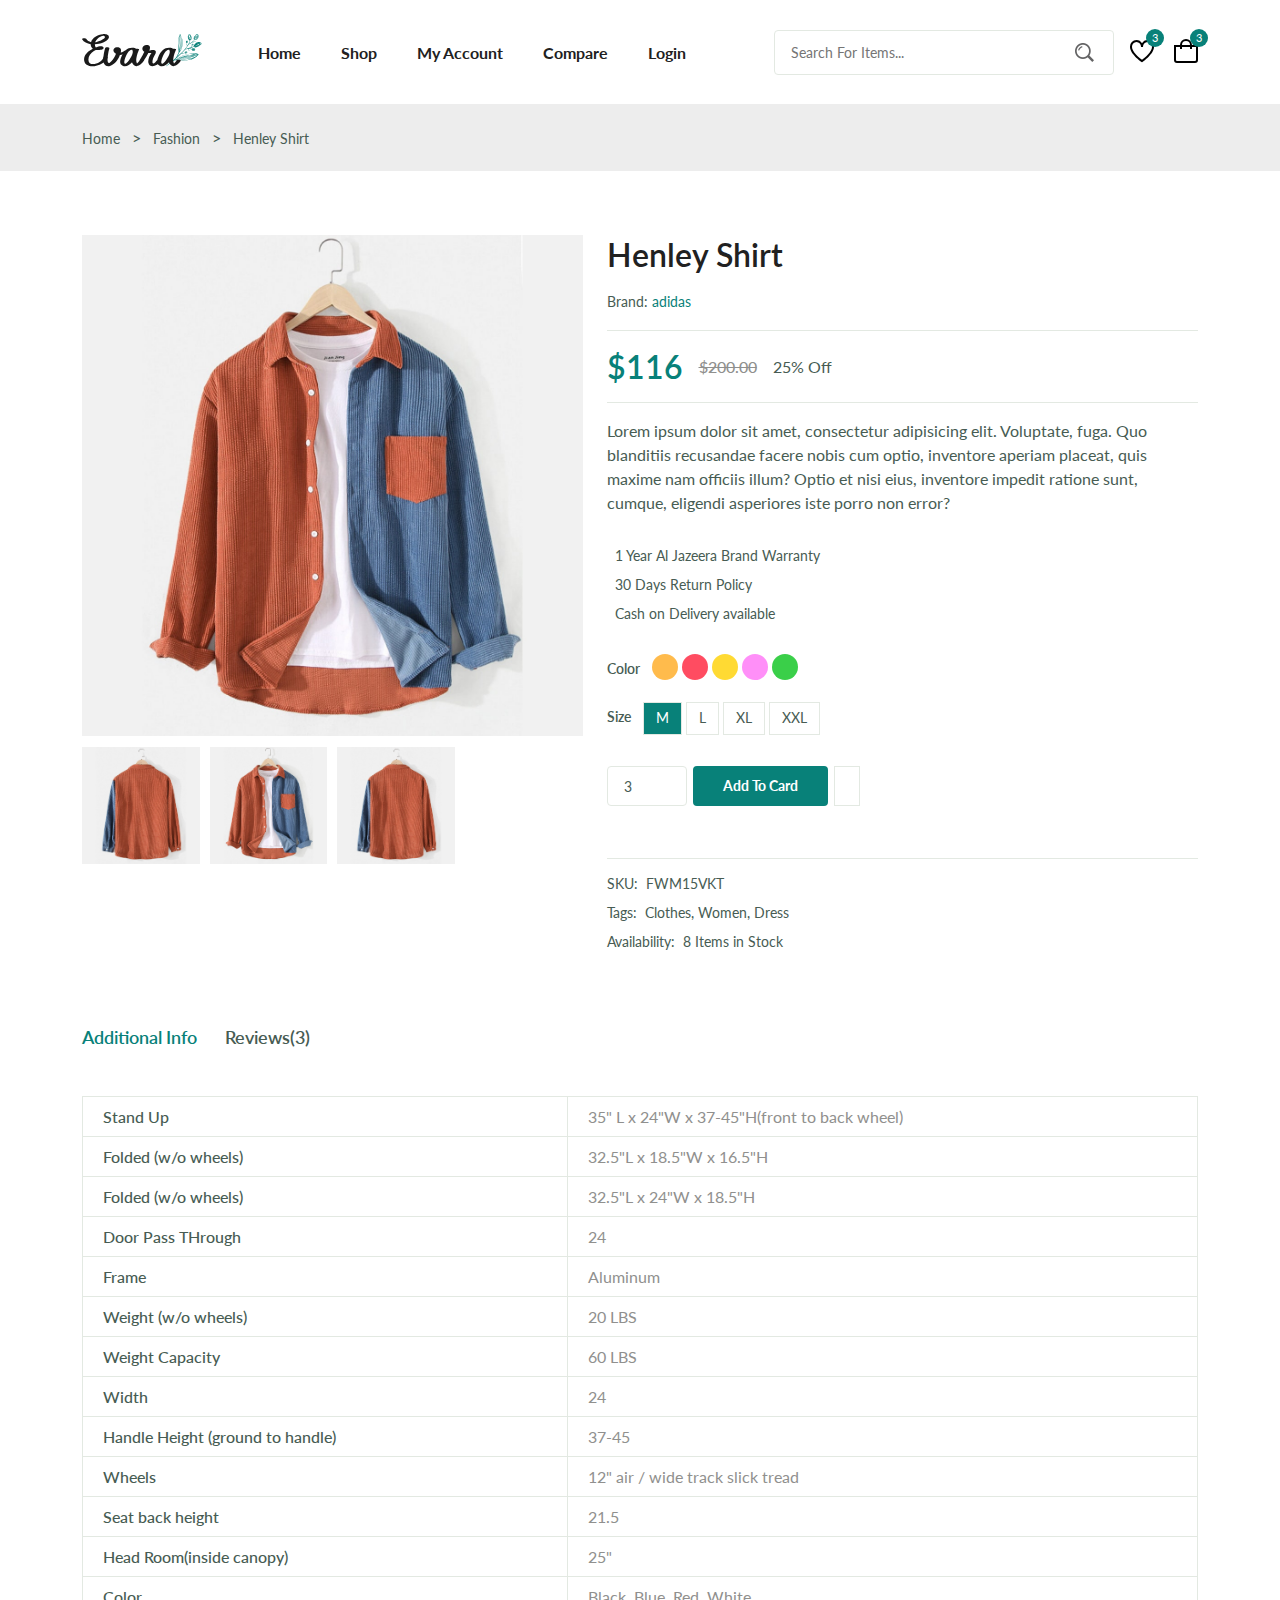
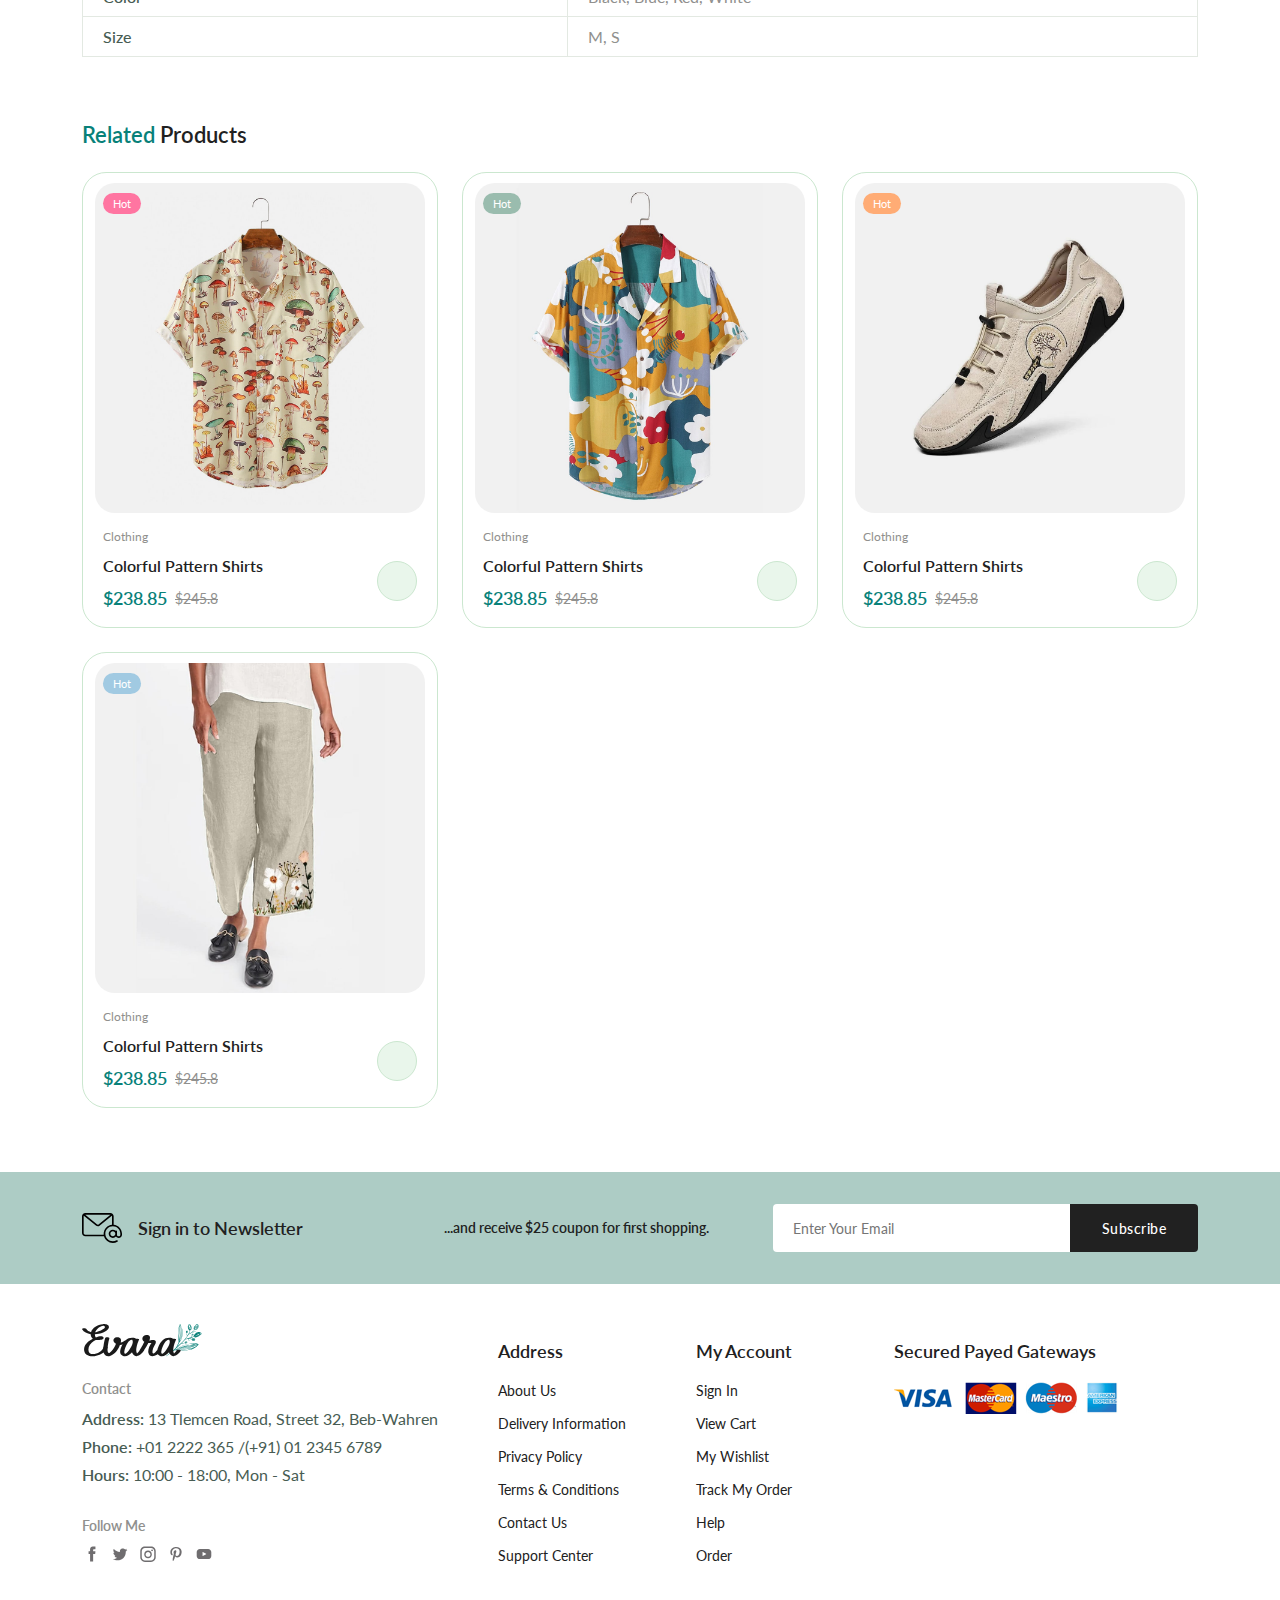
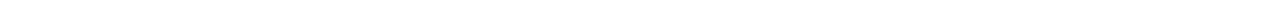
<file: details.html>
<!DOCTYPE html>
<html lang="en">
  <head>
    <meta charset="UTF-8" />
    <meta name="viewport" content="width=device-width, initial-scale=1.0" />

    <!--=============== FLATICON ===============-->
    <link
      rel="stylesheet"
      href="https://cdn-uicons.flaticon.com/2.0.0/uicons-regular-straight/css/uicons-regular-straight.css"
    />

    <!--=============== SWIPER CSS ===============-->
    <link
      rel="stylesheet"
      href="https://cdn.jsdelivr.net/npm/swiper@11/swiper-bundle.min.css"
    />

    <!--=============== CSS ===============-->
    <link rel="stylesheet" href="./assets/css/styles.css" />

    <title>Ecommerce Website</title>
  </head>
  <body>
    <!--=============== HEADER ===============-->
    <header class="header">
     

      <nav class="nav container">
        <a href="index.html" class="nav__logo">
          <img
            class="nav__logo-img"
            src="assets/img/logo.svg"
            alt="website logo"
          />
        </a>
        <div class="nav__menu" id="nav-menu">
          <ul class="nav__list">
            <li class="nav__item">
              <a href="index.html" class="nav__link">Home</a>
            </li>
            <li class="nav__item">
              <a href="shop.html" class="nav__link">Shop</a>
            </li>
            <li class="nav__item">
              <a href="accounts.html" class="nav__link">My Account</a>
            </li>
            <li class="nav__item">
              <a href="compare.html" class="nav__link">Compare</a>
            </li>
            <li class="nav__item">
              <a href="login-register.html" class="nav__link">Login</a>
            </li>
          </ul>
          <div class="header__search">
            <input
              type="text"
              placeholder="Search For Items..."
              class="form__input"
            />
            <button class="search__btn">
              <img src="assets/img/search.png" alt="search icon" />
            </button>
          </div>
        </div>
        <div class="header__user-actions">
          <a href="wishlist.html" class="header__action-btn" title="Wishlist">
            <img src="assets/img/icon-heart.svg" alt="" />
            <span class="count">3</span>
          </a>
          <a href="cart.html" class="header__action-btn" title="Cart">
            <img src="assets/img/icon-cart.svg" alt="" />
            <span class="count">3</span>
          </a>
        </div>
      </nav>
    </header>

    <!--=============== MAIN ===============-->
    <main class="main">
      <!--=============== BREADCRUMB ===============-->
      <section class="breadcrumb">
        <ul class="breadcrumb__list flex container">
          <li><a href="index.html" class="breadcrumb__link">Home</a></li>
          <li><span class="breadcrumb__link"></span>></li>
          <li><span class="breadcrumb__link">Fashion</span></li>
          <li><span class="breadcrumb__link"></span>></li>
          <li><span class="breadcrumb__link">Henley Shirt</span></li>
        </ul>
      </section>

      <!--=============== DETAILS ===============-->
      <section class="details section--lg">
        <div class="details__container container grid">
          <div class="details__group">
            <img
              src="./assets/img/product-8-1.jpg"
              alt=""
              class="details__img"
            />
            <div class="details__small-images grid">
              <img
                src="./assets/img/product-8-2.jpg"
                alt=""
                class="details__small-img"
              />
              <img
                src="./assets/img/product-8-1.jpg"
                alt=""
                class="details__small-img"
              />
              <img
                src="./assets/img/product-8-2.jpg"
                alt=""
                class="details__small-img"
              />
            </div>
          </div>
          <div class="details__group">
            <h3 class="details__title">Henley Shirt</h3>
            <p class="details__brand">Brand: <span>adidas</span></p>
            <div class="details__price flex">
              <span class="new__price">$116</span>
              <span class="old__price">$200.00</span>
              <span class="save__price">25% Off</span>
            </div>
            <p class="short__description">
              Lorem ipsum dolor sit amet, consectetur adipisicing elit.
              Voluptate, fuga. Quo blanditiis recusandae facere nobis cum optio,
              inventore aperiam placeat, quis maxime nam officiis illum? Optio
              et nisi eius, inventore impedit ratione sunt, cumque, eligendi
              asperiores iste porro non error?
            </p>
            <ul class="products__list">
              <li class="list__item flex">
                <i class="fi-rs-crown"></i> 1 Year Al Jazeera Brand Warranty
              </li>
              <li class="list__item flex">
                <i class="fi-rs-refresh"></i> 30 Days Return Policy
              </li>
              <li class="list__item flex">
                <i class="fi-rs-credit-card"></i> Cash on Delivery available
              </li>
            </ul>
            <div class="details__color flex">
              <span class="details__color-title">Color</span>
              <ul class="color__list">
                <li>
                  <a
                    href="#"
                    class="color__link"
                    style="background-color: hsl(37, 100%, 65%)"
                  ></a>
                </li>
                <li>
                  <a
                    href="#"
                    class="color__link"
                    style="background-color: hsl(353, 100%, 65%)"
                  ></a>
                </li>
                <li>
                  <a
                    href="#"
                    class="color__link"
                    style="background-color: hsl(49, 100%, 60%)"
                  ></a>
                </li>
                <li>
                  <a
                    href="#"
                    class="color__link"
                    style="background-color: hsl(304, 100%, 78%)"
                  ></a>
                </li>
                <li>
                  <a
                    href="#"
                    class="color__link"
                    style="background-color: hsl(126, 61%, 52%)"
                  ></a>
                </li>
              </ul>
            </div>
            <div class="details__size flex">
              <span class="details__size-title">Size</span>
              <ul class="size__list">
                <li>
                  <a href="#" class="size__link size-active">M</a>
                </li>
                <li>
                  <a href="#" class="size__link">L</a>
                </li>
                <li>
                  <a href="#" class="size__link">XL</a>
                </li>
                <li>
                  <a href="#" class="size__link">XXL</a>
                </li>
              </ul>
            </div>
            <div class="details__action">
              <input type="number" class="quantity" value="3" />
              <a href="#" class="btn btn--sm">Add To Card</a>
              <a href="#" class="details__action-btn">
                <i class="fi fi-rs-heart"></i>
              </a>
            </div>
            <ul class="details__meta">
              <li class="meta__list flex"><span>SKU:</span>FWM15VKT</li>
              <li class="meta__list flex">
                <span>Tags:</span>Clothes, Women, Dress
              </li>
              <li class="meta__list flex">
                <span>Availability:</span>8 Items in Stock
              </li>
            </ul>
          </div>
        </div>
      </section>

      <!--=============== DETAILS TAB ===============-->
      <section class="details__tab container">
        <div class="detail__tabs">
          <span class="detail__tab active-tab" data-target="#info">
            Additional Info
          </span>
          <span class="detail__tab" data-target="#reviews">Reviews(3)</span>
        </div>
        <div class="details__tabs-content">
          <div class="details__tab-content active-tab" content id="info">
            <table class="info__table">
              <tr>
                <th>Stand Up</th>
                <td>35" L x 24"W x 37-45"H(front to back wheel)</td>
              </tr>
              <tr>
                <th>Folded (w/o wheels)</th>
                <td>32.5"L x 18.5"W x 16.5"H</td>
              </tr>
              <tr>
                <th>Folded (w/o wheels)</th>
                <td>32.5"L x 24"W x 18.5"H</td>
              </tr>
              <tr>
                <th>Door Pass THrough</th>
                <td>24</td>
              </tr>
              <tr>
                <th>Frame</th>
                <td>Aluminum</td>
              </tr>
              <tr>
                <th>Weight (w/o wheels)</th>
                <td>20 LBS</td>
              </tr>
              <tr>
                <th>Weight Capacity</th>
                <td>60 LBS</td>
              </tr>
              <tr>
                <th>Width</th>
                <td>24</td>
              </tr>
              <tr>
                <th>Handle Height (ground to handle)</th>
                <td>37-45</td>
              </tr>
              <tr>
                <th>Wheels</th>
                <td>12" air / wide track slick tread</td>
              </tr>
              <tr>
                <th>Seat back height</th>
                <td>21.5</td>
              </tr>
              <tr>
                <th>Head Room(inside canopy)</th>
                <td>25"</td>
              </tr>
              <tr>
                <th>Color</th>
                <td>Black, Blue, Red, White</td>
              </tr>
              <tr>
                <th>Size</th>
                <td>M, S</td>
              </tr>
            </table>
          </div>
          <div class="details__tab-content" content id="reviews">
            <div class="reviews__container grid">
              <div class="review__single">
                <div>
                  <img
                    src="./assets/img/avatar-1.jpg"
                    alt=""
                    class="review__img"
                  />
                  <h4 class="review__title">Jacky Chan</h4>
                </div>
                <div class="review__data">
                  <div class="review__rating">
                    <i class="fi fi-rs-star"></i>
                    <i class="fi fi-rs-star"></i>
                    <i class="fi fi-rs-star"></i>
                    <i class="fi fi-rs-star"></i>
                    <i class="fi fi-rs-star"></i>
                  </div>
                  <p class="review__description">
                    Thank you, very fast shipping from Poland only 3days.
                  </p>
                  <span class="review__date">December 4, 2022 at 3:12 pm</span>
                </div>
              </div>
              <div class="review__single">
                <div>
                  <img
                    src="./assets/img/avatar-2.jpg"
                    alt=""
                    class="review__img"
                  />
                  <h4 class="review__title">Meriem Js</h4>
                </div>
                <div class="review__data">
                  <div class="review__rating">
                    <i class="fi fi-rs-star"></i>
                    <i class="fi fi-rs-star"></i>
                    <i class="fi fi-rs-star"></i>
                    <i class="fi fi-rs-star"></i>
                    <i class="fi fi-rs-star"></i>
                  </div>
                  <p class="review__description">
                    Great low price and works well
                  </p>
                  <span class="review__date">August 23, 2022 at 19:45 pm</span>
                </div>
              </div>
              <div class="review__single">
                <div>
                  <img
                    src="./assets/img/avatar-3.jpg"
                    alt=""
                    class="review__img"
                  />
                  <h4 class="review__title">Moh Benz</h4>
                </div>
                <div class="review__data">
                  <div class="review__rating">
                    <i class="fi fi-rs-star"></i>
                    <i class="fi fi-rs-star"></i>
                    <i class="fi fi-rs-star"></i>
                    <i class="fi fi-rs-star"></i>
                    <i class="fi fi-rs-star"></i>
                  </div>
                  <p class="review__description">
                    Authentic and beautiful, Love these ways more than ever
                    expected, They are great earphones.
                  </p>
                  <span class="review__date">March 2, 2021 at 10:01 am</span>
                </div>
              </div>
            </div>
            <div class="review__form">
              <h4 class="review__form-title">Add a review</h4>
              <div class="rate__product">
                <i class="fi fi-rs-star"></i>
                <i class="fi fi-rs-star"></i>
                <i class="fi fi-rs-star"></i>
                <i class="fi fi-rs-star"></i>
                <i class="fi fi-rs-star"></i>
              </div>
              <form action="" class="form grid">
                <textarea
                  class="form__input textarea"
                  placeholder="Write Comment"
                ></textarea>
                <div class="form__group grid">
                  <input type="text" placeholder="Name" class="form__input">
                  <input type="email" placeholder="Email" class="form__input">
                </div>
                <div class="form__btn">
                  <button class="btn">Submit Review</button>
                </div>
              </form>
            </div>
          </div>
        </div>
      </section>

      <!--=============== PRODUCTS ===============-->
      <section class="products container section--lg">
        <h3 class="section__title"><span>Related</span> Products</h3>
        <div class="products__container grid">
          <div class="product__item">
            <div class="product__banner">
              <a href="details.html" class="product__images">
                <img
                  src="assets/img/product-1-1.jpg"
                  alt=""
                  class="product__img default"
                />
                <img
                  src="assets/img/product-1-2.jpg"
                  alt=""
                  class="product__img hover"
                />
              </a>
              <div class="product__actions">
                <a href="#" class="action__btn" aria-label="Quick View">
                  <i class="fi fi-rs-eye"></i>
                </a>
                <a
                  href="#"
                  class="action__btn"
                  aria-label="Add to Wishlist"
                >
                  <i class="fi fi-rs-heart"></i>
                </a>
                <a href="#" class="action__btn" aria-label="Compare">
                  <i class="fi fi-rs-shuffle"></i>
                </a>
              </div>
              <div class="product__badge light-pink">Hot</div>
            </div>
            <div class="product__content">
              <span class="product__category">Clothing</span>
              <a href="details.html">
                <h3 class="product__title">Colorful Pattern Shirts</h3>
              </a>
              <div class="product__rating">
                <i class="fi fi-rs-star"></i>
                <i class="fi fi-rs-star"></i>
                <i class="fi fi-rs-star"></i>
                <i class="fi fi-rs-star"></i>
                <i class="fi fi-rs-star"></i>
              </div>
              <div class="product__price flex">
                <span class="new__price">$238.85</span>
                <span class="old__price">$245.8</span>
              </div>
              <a
                href="#"
                class="action__btn cart__btn"
                aria-label="Add To Cart"
              >
                <i class="fi fi-rs-shopping-bag-add"></i>
              </a>
            </div>
          </div>
          <div class="product__item">
            <div class="product__banner">
              <a href="details.html" class="product__images">
                <img
                  src="assets/img/product-2-1.jpg"
                  alt=""
                  class="product__img default"
                />
                <img
                  src="assets/img/product-2-2.jpg"
                  alt=""
                  class="product__img hover"
                />
              </a>
              <div class="product__actions">
                <a href="#" class="action__btn" aria-label="Quick View">
                  <i class="fi fi-rs-eye"></i>
                </a>
                <a
                  href="#"
                  class="action__btn"
                  aria-label="Add to Wishlist"
                >
                  <i class="fi fi-rs-heart"></i>
                </a>
                <a href="#" class="action__btn" aria-label="Compare">
                  <i class="fi fi-rs-shuffle"></i>
                </a>
              </div>
              <div class="product__badge light-green">Hot</div>
            </div>
            <div class="product__content">
              <span class="product__category">Clothing</span>
              <a href="details.html">
                <h3 class="product__title">Colorful Pattern Shirts</h3>
              </a>
              <div class="product__rating">
                <i class="fi fi-rs-star"></i>
                <i class="fi fi-rs-star"></i>
                <i class="fi fi-rs-star"></i>
                <i class="fi fi-rs-star"></i>
                <i class="fi fi-rs-star"></i>
              </div>
              <div class="product__price flex">
                <span class="new__price">$238.85</span>
                <span class="old__price">$245.8</span>
              </div>
              <a
                href="#"
                class="action__btn cart__btn"
                aria-label="Add To Cart"
              >
                <i class="fi fi-rs-shopping-bag-add"></i>
              </a>
            </div>
          </div>
          <div class="product__item">
            <div class="product__banner">
              <a href="details.html" class="product__images">
                <img
                  src="assets/img/product-3-1.jpg"
                  alt=""
                  class="product__img default"
                />
                <img
                  src="assets/img/product-3-2.jpg"
                  alt=""
                  class="product__img hover"
                />
              </a>
              <div class="product__actions">
                <a href="#" class="action__btn" aria-label="Quick View">
                  <i class="fi fi-rs-eye"></i>
                </a>
                <a
                  href="#"
                  class="action__btn"
                  aria-label="Add to Wishlist"
                >
                  <i class="fi fi-rs-heart"></i>
                </a>
                <a href="#" class="action__btn" aria-label="Compare">
                  <i class="fi fi-rs-shuffle"></i>
                </a>
              </div>
              <div class="product__badge light-orange">Hot</div>
            </div>
            <div class="product__content">
              <span class="product__category">Clothing</span>
              <a href="details.html">
                <h3 class="product__title">Colorful Pattern Shirts</h3>
              </a>
              <div class="product__rating">
                <i class="fi fi-rs-star"></i>
                <i class="fi fi-rs-star"></i>
                <i class="fi fi-rs-star"></i>
                <i class="fi fi-rs-star"></i>
                <i class="fi fi-rs-star"></i>
              </div>
              <div class="product__price flex">
                <span class="new__price">$238.85</span>
                <span class="old__price">$245.8</span>
              </div>
              <a
                href="#"
                class="action__btn cart__btn"
                aria-label="Add To Cart"
              >
                <i class="fi fi-rs-shopping-bag-add"></i>
              </a>
            </div>
          </div>
          <div class="product__item">
            <div class="product__banner">
              <a href="details.html" class="product__images">
                <img
                  src="assets/img/product-4-1.jpg"
                  alt=""
                  class="product__img default"
                />
                <img
                  src="assets/img/product-4-2.jpg"
                  alt=""
                  class="product__img hover"
                />
              </a>
              <div class="product__actions">
                <a href="#" class="action__btn" aria-label="Quick View">
                  <i class="fi fi-rs-eye"></i>
                </a>
                <a
                  href="#"
                  class="action__btn"
                  aria-label="Add to Wishlist"
                >
                  <i class="fi fi-rs-heart"></i>
                </a>
                <a href="#" class="action__btn" aria-label="Compare">
                  <i class="fi fi-rs-shuffle"></i>
                </a>
              </div>
              <div class="product__badge light-blue">Hot</div>
            </div>
            <div class="product__content">
              <span class="product__category">Clothing</span>
              <a href="details.html">
                <h3 class="product__title">Colorful Pattern Shirts</h3>
              </a>
              <div class="product__rating">
                <i class="fi fi-rs-star"></i>
                <i class="fi fi-rs-star"></i>
                <i class="fi fi-rs-star"></i>
                <i class="fi fi-rs-star"></i>
                <i class="fi fi-rs-star"></i>
              </div>
              <div class="product__price flex">
                <span class="new__price">$238.85</span>
                <span class="old__price">$245.8</span>
              </div>
              <a
                href="#"
                class="action__btn cart__btn"
                aria-label="Add To Cart"
              >
                <i class="fi fi-rs-shopping-bag-add"></i>
              </a>
            </div>
          </div>
        </div>
      </section>

      <!--=============== NEWSLETTER ===============-->
      <section class="newsletter section">
        <div class="newsletter__container container grid">
          <h3 class="newsletter__title flex">
            <img
              src="./assets/img/icon-email.svg"
              alt=""
              class="newsletter__icon"
            />
            Sign in to Newsletter
          </h3>
          <p class="newsletter__description">
            ...and receive $25 coupon for first shopping.
          </p>
          <form action="" class="newsletter__form">
            <input
              type="text"
              placeholder="Enter Your Email"
              class="newsletter__input"
            />
            <button type="submit" class="newsletter__btn">Subscribe</button>
          </form>
        </div>
      </section>
    </main>

    <!--=============== FOOTER ===============-->
    <footer class="footer container">
      <div class="footer__container grid">
        <div class="footer__content">
          <a href="index.html" class="footer__logo">
            <img src="./assets/img/logo.svg" alt="" class="footer__logo-img" />
          </a>
          <h4 class="footer__subtitle">Contact</h4>
          <p class="footer__description">
            <span>Address:</span> 13 Tlemcen Road, Street 32, Beb-Wahren
          </p>
          <p class="footer__description">
            <span>Phone:</span> +01 2222 365 /(+91) 01 2345 6789
          </p>
          <p class="footer__description">
            <span>Hours:</span> 10:00 - 18:00, Mon - Sat
          </p>
          <div class="footer__social">
            <h4 class="footer__subtitle">Follow Me</h4>
            <div class="footer__links flex">
              <a href="#">
                <img
                  src="./assets/img/icon-facebook.svg"
                  alt=""
                  class="footer__social-icon"
                />
              </a>
              <a href="#">
                <img
                  src="./assets/img/icon-twitter.svg"
                  alt=""
                  class="footer__social-icon"
                />
              </a>
              <a href="#">
                <img
                  src="./assets/img/icon-instagram.svg"
                  alt=""
                  class="footer__social-icon"
                />
              </a>
              <a href="#">
                <img
                  src="./assets/img/icon-pinterest.svg"
                  alt=""
                  class="footer__social-icon"
                />
              </a>
              <a href="#">
                <img
                  src="./assets/img/icon-youtube.svg"
                  alt=""
                  class="footer__social-icon"
                />
              </a>
            </div>
          </div>
        </div>
        <div class="footer__content">
          <h3 class="footer__title">Address</h3>
          <ul class="footer__links">
            <li><a href="#" class="footer__link">About Us</a></li>
            <li><a href="#" class="footer__link">Delivery Information</a></li>
            <li><a href="#" class="footer__link">Privacy Policy</a></li>
            <li><a href="#" class="footer__link">Terms & Conditions</a></li>
            <li><a href="#" class="footer__link">Contact Us</a></li>
            <li><a href="#" class="footer__link">Support Center</a></li>
          </ul>
        </div>
        <div class="footer__content">
          <h3 class="footer__title">My Account</h3>
          <ul class="footer__links">
            <li><a href="#" class="footer__link">Sign In</a></li>
            <li><a href="#" class="footer__link">View Cart</a></li>
            <li><a href="#" class="footer__link">My Wishlist</a></li>
            <li><a href="#" class="footer__link">Track My Order</a></li>
            <li><a href="#" class="footer__link">Help</a></li>
            <li><a href="#" class="footer__link">Order</a></li>
          </ul>
        </div>
        <div class="footer__content">
          <h3 class="footer__title">Secured Payed Gateways</h3>
          <img
            src="./assets/img/payment-method.png"
            alt=""
            class="payment__img"
          />
        </div>
      </div>
      
    </footer>

    <!--=============== SWIPER JS ===============-->
    <script src="https://cdn.jsdelivr.net/npm/swiper@11/swiper-bundle.min.js"></script>

    <!--=============== MAIN JS ===============-->
    <script src="assets/js/main.js"></script>
  </body>
</html>
</file>
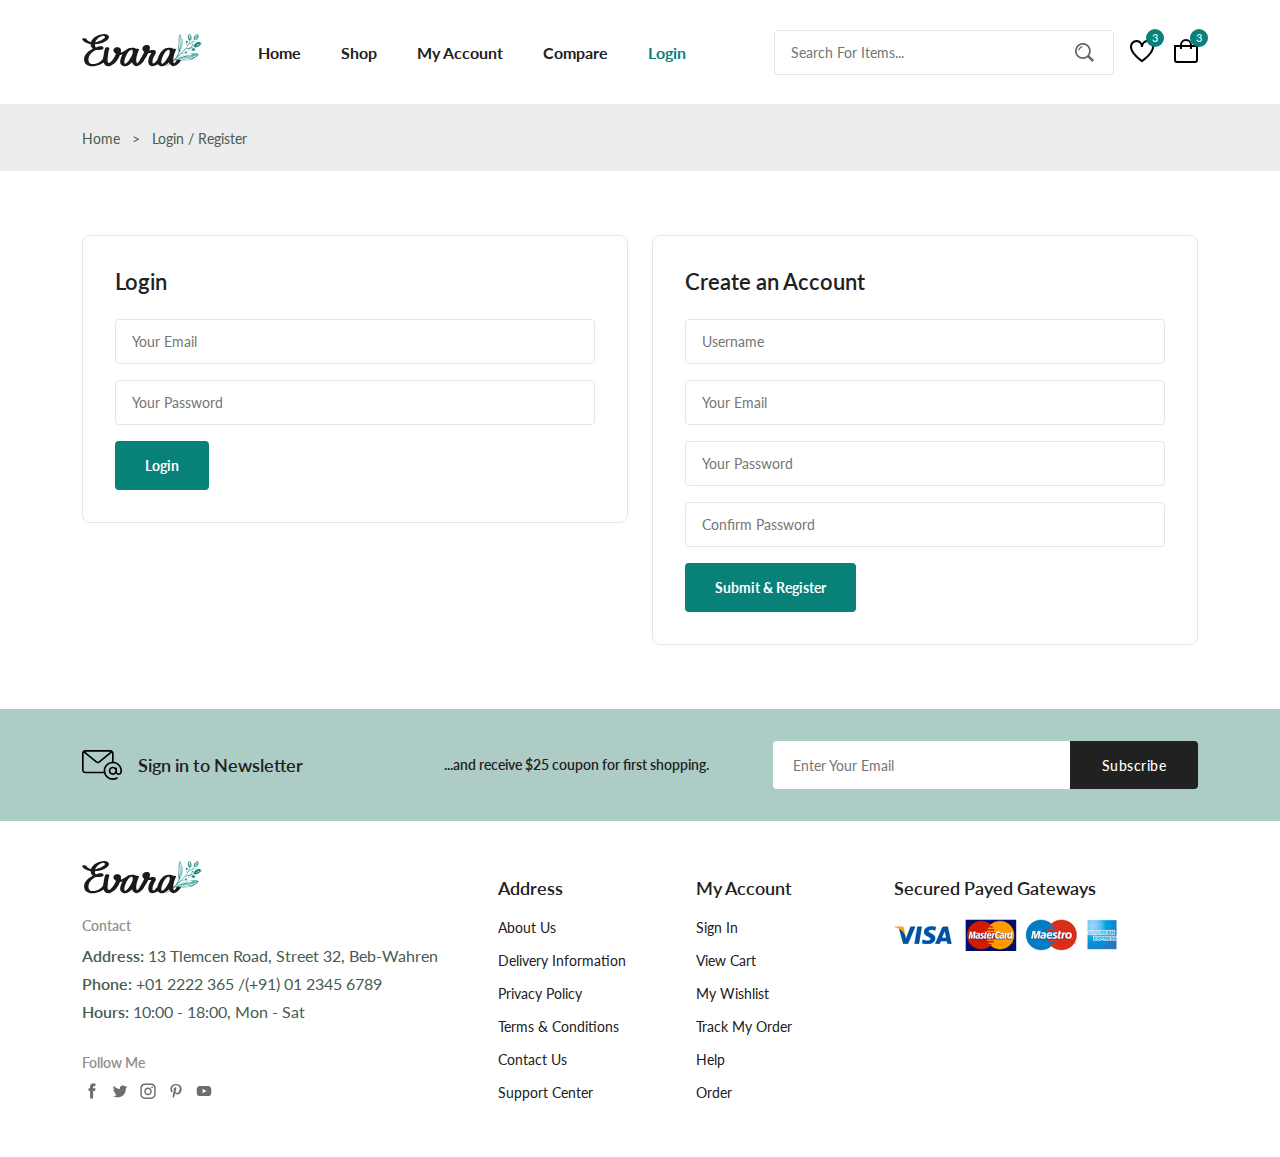
<file: login-register.html>
<!DOCTYPE html>
<html lang="en">
  <head>
    <meta charset="UTF-8" />
    <meta name="viewport" content="width=device-width, initial-scale=1.0" />

    <!--=============== FLATICON ===============-->
    <link
      rel="stylesheet"
      href="https://cdn-uicons.flaticon.com/2.0.0/uicons-regular-straight/css/uicons-regular-straight.css"
    />

    <!--=============== SWIPER CSS ===============-->
    <link
      rel="stylesheet"
      href="https://cdn.jsdelivr.net/npm/swiper@11/swiper-bundle.min.css"
    />

    <!--=============== CSS ===============-->
    <link rel="stylesheet" href="./assets/css/styles.css" />

    <title>Ecommerce Website</title>
  </head>
  <body>
    <!--=============== HEADER ===============-->
    <header class="header">
      

      <nav class="nav container">
        <a href="index.html" class="nav__logo">
          <img
            class="nav__logo-img"
            src="assets/img/logo.svg"
            alt="website logo"
          />
        </a>
        <div class="nav__menu" id="nav-menu">
          <ul class="nav__list">
            <li class="nav__item">
              <a href="index.html" class="nav__link">Home</a>
            </li>
            <li class="nav__item">
              <a href="shop.html" class="nav__link">Shop</a>
            </li>
            <li class="nav__item">
              <a href="accounts.html" class="nav__link">My Account</a>
            </li>
            <li class="nav__item">
              <a href="compare.html" class="nav__link">Compare</a>
            </li>
            <li class="nav__item">
              <a href="login-register.html" class="nav__link active-link"
                >Login</a
              >
            </li>
          </ul>
          <div class="header__search">
            <input
              type="text"
              placeholder="Search For Items..."
              class="form__input"
            />
            <button class="search__btn">
              <img src="assets/img/search.png" alt="search icon" />
            </button>
          </div>
        </div>
        <div class="header__user-actions">
          <a href="wishlist.html" class="header__action-btn" title="Wishlist">
            <img src="assets/img/icon-heart.svg" alt="" />
            <span class="count">3</span>
          </a>
          <a href="cart.html" class="header__action-btn" title="Cart">
            <img src="assets/img/icon-cart.svg" alt="" />
            <span class="count">3</span>
          </a>
        </div>
      </nav>
    </header>

    <!--=============== MAIN ===============-->
    <main class="main">
      <!--=============== BREADCRUMB ===============-->
      <section class="breadcrumb">
        <ul class="breadcrumb__list flex container">
          <li><a href="index.html" class="breadcrumb__link">Home</a></li>
          <li><span class="breadcrumb__link">></span></li>
          <li><span class="breadcrumb__link">Login / Register</span></li>
        </ul>
      </section>

      <!--=============== LOGIN-REGISTER ===============-->
      <section class="login-register section--lg">
        <div class="login-register__container container grid">
          <div class="login">
            <h3 class="section__title">Login</h3>
            <form class="form grid">
              <input
                type="email"
                placeholder="Your Email"
                class="form__input"
              />
              <input
                type="password"
                placeholder="Your Password"
                class="form__input"
              />
              <div class="form__btn">
                <button class="btn">Login</button>
              </div>
            </form>
          </div>
          <div class="register">
            <h3 class="section__title">Create an Account</h3>
            <form class="form grid">
              <input
                type="text"
                placeholder="Username"
                class="form__input"
              />
              <input
                type="email"
                placeholder="Your Email"
                class="form__input"
              />
              <input
                type="password"
                placeholder="Your Password"
                class="form__input"
              />
              <input
                type="password"
                placeholder="Confirm Password"
                class="form__input"
              />
              <div class="form__btn">
                <button class="btn">Submit & Register</button>
              </div>
            </form>
          </div>
        </div>
      </section>

      <!--=============== NEWSLETTER ===============-->
      <section class="newsletter section">
        <div class="newsletter__container container grid">
          <h3 class="newsletter__title flex">
            <img
              src="./assets/img/icon-email.svg"
              alt=""
              class="newsletter__icon"
            />
            Sign in to Newsletter
          </h3>
          <p class="newsletter__description">
            ...and receive $25 coupon for first shopping.
          </p>
          <form action="" class="newsletter__form">
            <input
              type="text"
              placeholder="Enter Your Email"
              class="newsletter__input"
            />
            <button type="submit" class="newsletter__btn">Subscribe</button>
          </form>
        </div>
      </section>
    </main>

    <!--=============== FOOTER ===============-->
    <footer class="footer container">
      <div class="footer__container grid">
        <div class="footer__content">
          <a href="index.html" class="footer__logo">
            <img src="./assets/img/logo.svg" alt="" class="footer__logo-img" />
          </a>
          <h4 class="footer__subtitle">Contact</h4>
          <p class="footer__description">
            <span>Address:</span> 13 Tlemcen Road, Street 32, Beb-Wahren
          </p>
          <p class="footer__description">
            <span>Phone:</span> +01 2222 365 /(+91) 01 2345 6789
          </p>
          <p class="footer__description">
            <span>Hours:</span> 10:00 - 18:00, Mon - Sat
          </p>
          <div class="footer__social">
            <h4 class="footer__subtitle">Follow Me</h4>
            <div class="footer__links flex">
              <a href="#">
                <img
                  src="./assets/img/icon-facebook.svg"
                  alt=""
                  class="footer__social-icon"
                />
              </a>
              <a href="#">
                <img
                  src="./assets/img/icon-twitter.svg"
                  alt=""
                  class="footer__social-icon"
                />
              </a>
              <a href="#">
                <img
                  src="./assets/img/icon-instagram.svg"
                  alt=""
                  class="footer__social-icon"
                />
              </a>
              <a href="#">
                <img
                  src="./assets/img/icon-pinterest.svg"
                  alt=""
                  class="footer__social-icon"
                />
              </a>
              <a href="#">
                <img
                  src="./assets/img/icon-youtube.svg"
                  alt=""
                  class="footer__social-icon"
                />
              </a>
            </div>
          </div>
        </div>
        <div class="footer__content">
          <h3 class="footer__title">Address</h3>
          <ul class="footer__links">
            <li><a href="#" class="footer__link">About Us</a></li>
            <li><a href="#" class="footer__link">Delivery Information</a></li>
            <li><a href="#" class="footer__link">Privacy Policy</a></li>
            <li><a href="#" class="footer__link">Terms & Conditions</a></li>
            <li><a href="#" class="footer__link">Contact Us</a></li>
            <li><a href="#" class="footer__link">Support Center</a></li>
          </ul>
        </div>
        <div class="footer__content">
          <h3 class="footer__title">My Account</h3>
          <ul class="footer__links">
            <li><a href="#" class="footer__link">Sign In</a></li>
            <li><a href="#" class="footer__link">View Cart</a></li>
            <li><a href="#" class="footer__link">My Wishlist</a></li>
            <li><a href="#" class="footer__link">Track My Order</a></li>
            <li><a href="#" class="footer__link">Help</a></li>
            <li><a href="#" class="footer__link">Order</a></li>
          </ul>
        </div>
        <div class="footer__content">
          <h3 class="footer__title">Secured Payed Gateways</h3>
          <img
            src="./assets/img/payment-method.png"
            alt=""
            class="payment__img"
          />
        </div>
      </div>
      
    </footer>

    <!--=============== SWIPER JS ===============-->
    <script src="https://cdn.jsdelivr.net/npm/swiper@11/swiper-bundle.min.js"></script>

    <!--=============== MAIN JS ===============-->
    <script src="assets/js/main.js"></script>
  </body>
</html>
</file>
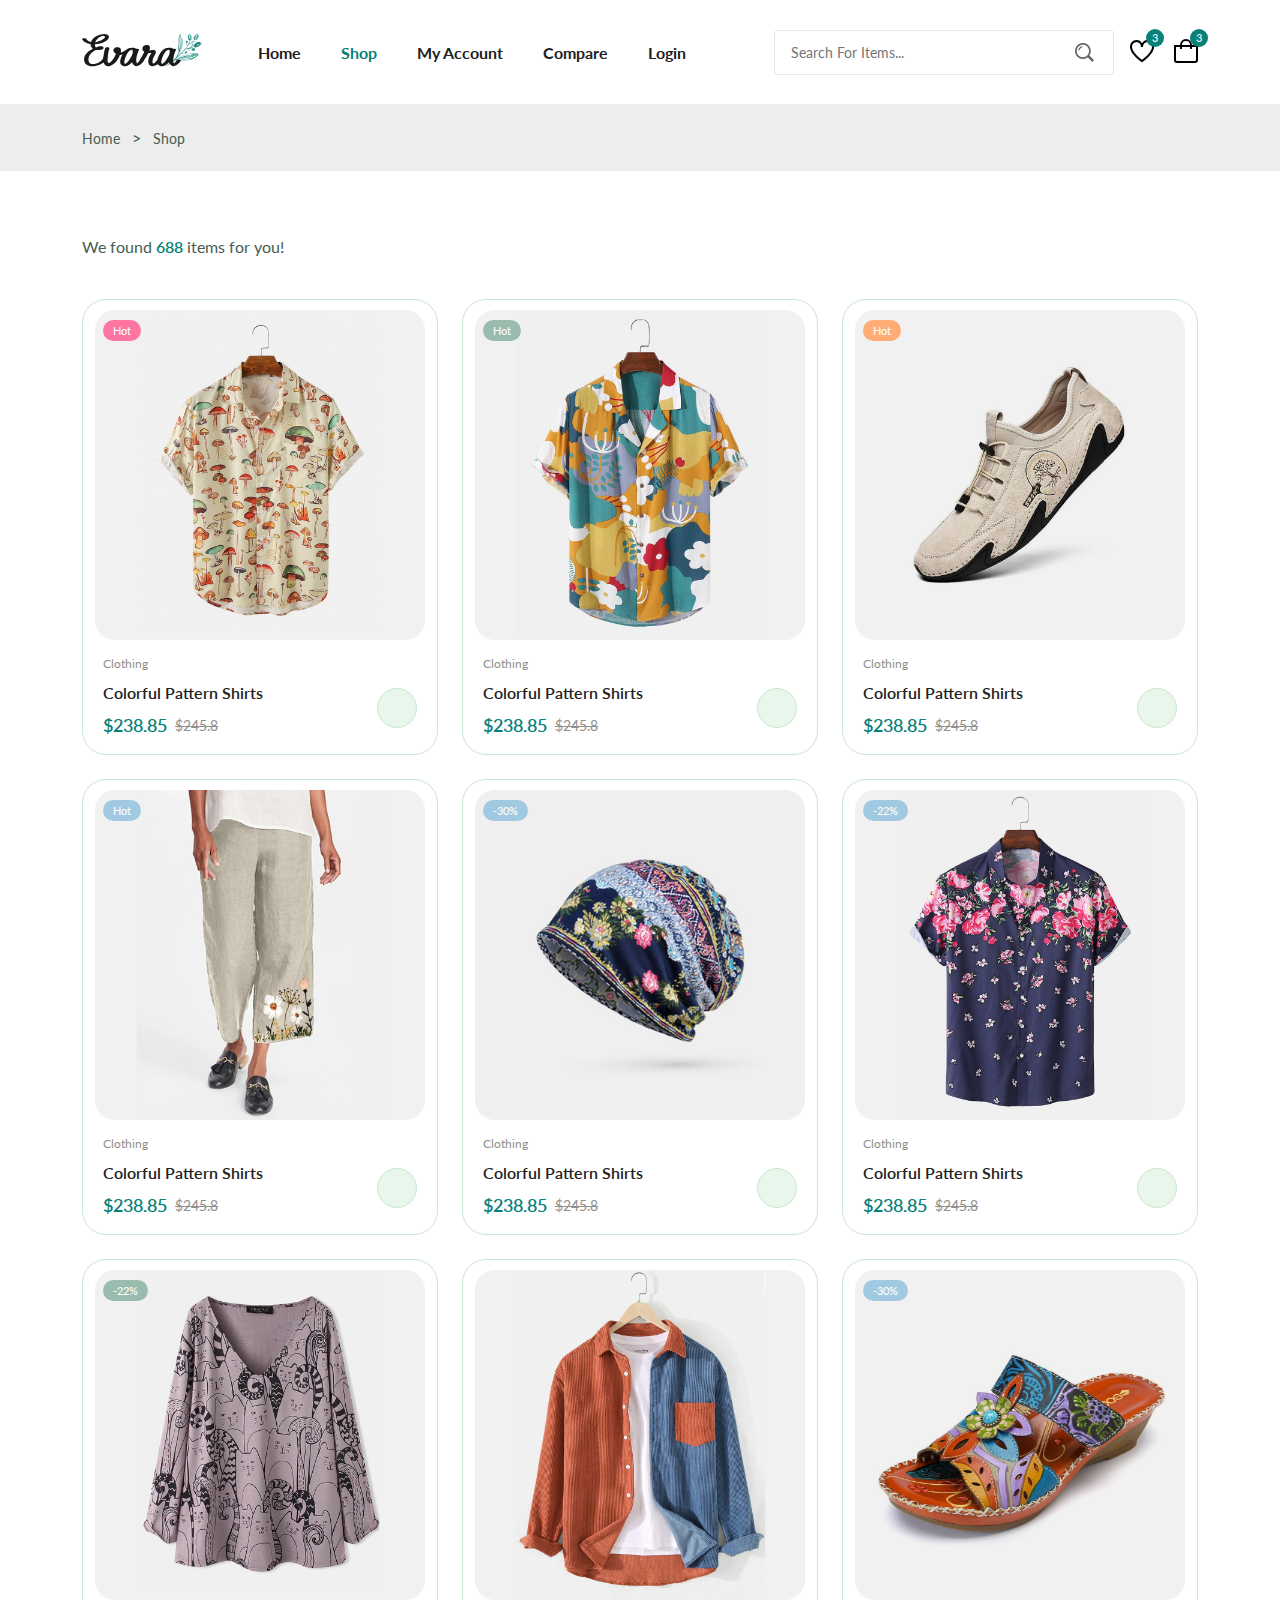
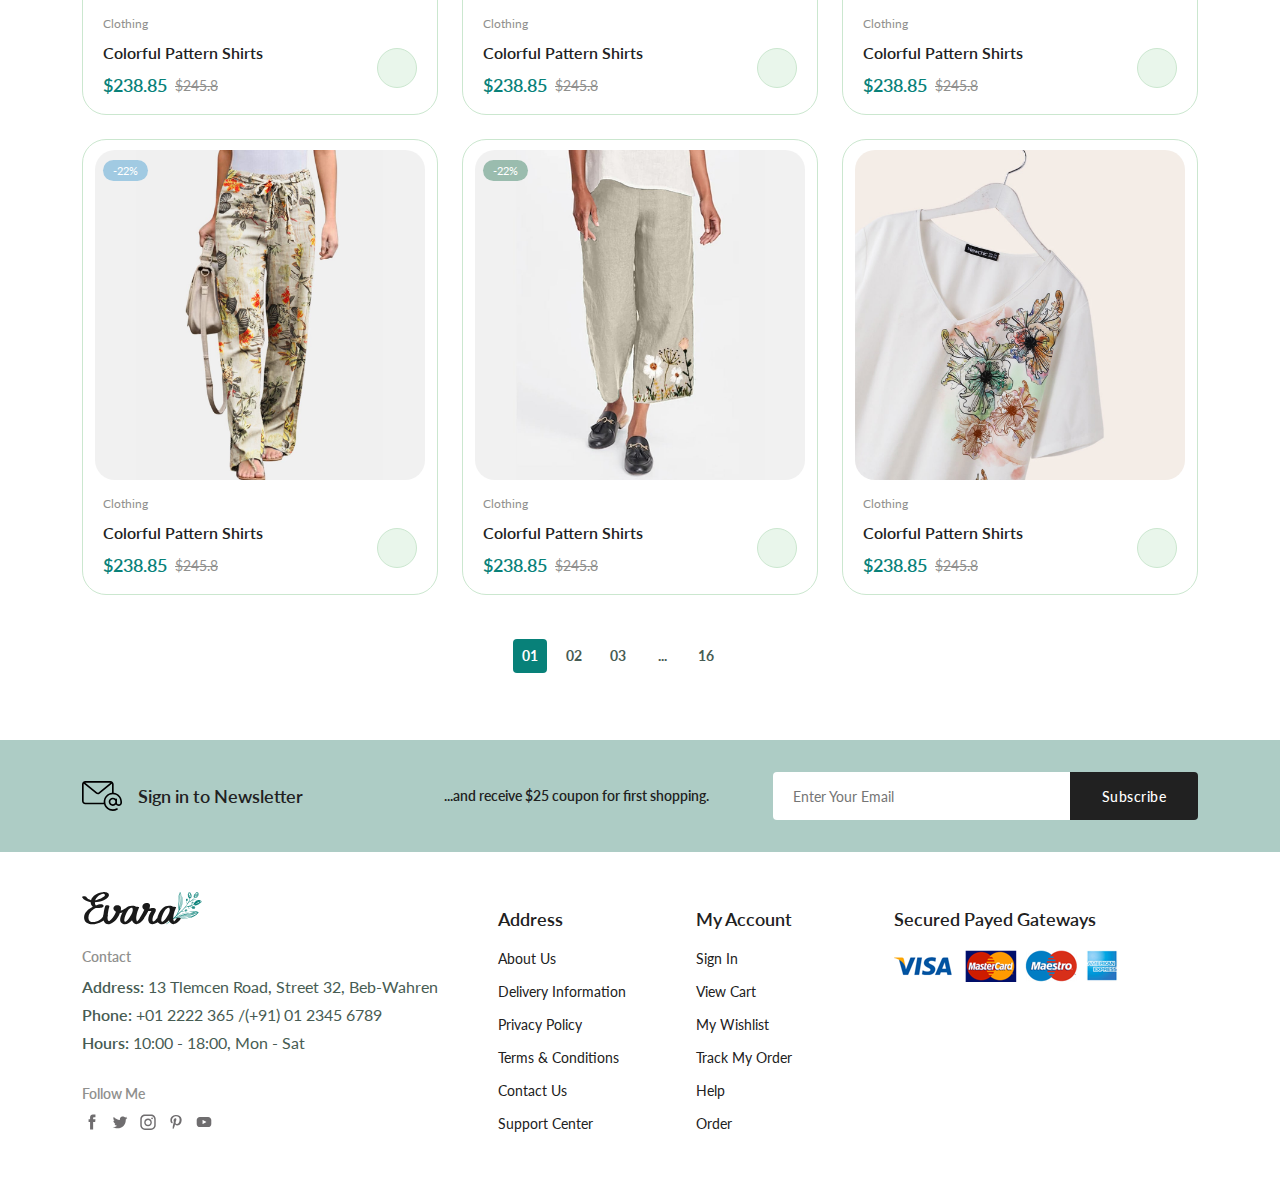
<file: shop.html>
<!DOCTYPE html>
<html lang="en">
  <head>
    <meta charset="UTF-8" />
    <meta name="viewport" content="width=device-width, initial-scale=1.0" />

    <!--=============== FLATICON ===============-->
    <link
      rel="stylesheet"
      href="https://cdn-uicons.flaticon.com/2.0.0/uicons-regular-straight/css/uicons-regular-straight.css"
    />

    <!--=============== SWIPER CSS ===============-->
    <link
      rel="stylesheet"
      href="https://cdn.jsdelivr.net/npm/swiper@11/swiper-bundle.min.css"
    />

    <!--=============== CSS ===============-->
    <link rel="stylesheet" href="./assets/css/styles.css" />

    <title>Ecommerce Website</title>
  </head>
  <body>
    <!--=============== HEADER ===============-->
    <header class="header">
      

      <nav class="nav container">
        <a href="index.html" class="nav__logo">
          <img
            class="nav__logo-img"
            src="assets/img/logo.svg"
            alt="website logo"
          />
        </a>
        <div class="nav__menu" id="nav-menu">
          <ul class="nav__list">
            <li class="nav__item">
              <a href="index.html" class="nav__link">Home</a>
            </li>
            <li class="nav__item">
              <a href="shop.html" class="nav__link active-link">Shop</a>
            </li>
            <li class="nav__item">
              <a href="accounts.html" class="nav__link">My Account</a>
            </li>
            <li class="nav__item">
              <a href="compare.html" class="nav__link">Compare</a>
            </li>
            <li class="nav__item">
              <a href="login-register.html" class="nav__link">Login</a>
            </li>
          </ul>
          <div class="header__search">
            <input
              type="text"
              placeholder="Search For Items..."
              class="form__input"
            />
            <button class="search__btn">
              <img src="assets/img/search.png" alt="search icon" />
            </button>
          </div>
        </div>
        <div class="header__user-actions">
          <a href="wishlist.html" class="header__action-btn" title="Wishlist">
            <img src="assets/img/icon-heart.svg" alt="" />
            <span class="count">3</span>
          </a>
          <a href="cart.html" class="header__action-btn" title="Cart">
            <img src="assets/img/icon-cart.svg" alt="" />
            <span class="count">3</span>
          </a>
        </div>
      </nav>
    </header>

    <!--=============== MAIN ===============-->
    <main class="main">
      <!--=============== BREADCRUMB ===============-->
      <section class="breadcrumb">
        <ul class="breadcrumb__list flex container">
          <li><a href="index.html" class="breadcrumb__link">Home</a></li>
          <li><span class="breadcrumb__link"></span>></li>
          <li><span class="breadcrumb__link">Shop</span></li>
        </ul>
      </section>

      <!--=============== PRODUCTS ===============-->
      <section class="products container section--lg">
        <p class="total__products">We found <span>688</span> items for you!</p>
        <div class="products__container grid">
          <div class="product__item">
            <div class="product__banner">
              <a href="details.html" class="product__images">
                <img
                  src="assets/img/product-1-1.jpg"
                  alt=""
                  class="product__img default"
                />
                <img
                  src="assets/img/product-1-2.jpg"
                  alt=""
                  class="product__img hover"
                />
              </a>
              <div class="product__actions">
                <a href="#" class="action__btn" aria-label="Quick View">
                  <i class="fi fi-rs-eye"></i>
                </a>
                <a
                  href="#"
                  class="action__btn"
                  aria-label="Add to Wishlist"
                >
                  <i class="fi fi-rs-heart"></i>
                </a>
                <a href="#" class="action__btn" aria-label="Compare">
                  <i class="fi fi-rs-shuffle"></i>
                </a>
              </div>
              <div class="product__badge light-pink">Hot</div>
            </div>
            <div class="product__content">
              <span class="product__category">Clothing</span>
              <a href="details.html">
                <h3 class="product__title">Colorful Pattern Shirts</h3>
              </a>
              <div class="product__rating">
                <i class="fi fi-rs-star"></i>
                <i class="fi fi-rs-star"></i>
                <i class="fi fi-rs-star"></i>
                <i class="fi fi-rs-star"></i>
                <i class="fi fi-rs-star"></i>
              </div>
              <div class="product__price flex">
                <span class="new__price">$238.85</span>
                <span class="old__price">$245.8</span>
              </div>
              <a
                href="#"
                class="action__btn cart__btn"
                aria-label="Add To Cart"
              >
                <i class="fi fi-rs-shopping-bag-add"></i>
              </a>
            </div>
          </div>
          <div class="product__item">
            <div class="product__banner">
              <a href="details.html" class="product__images">
                <img
                  src="assets/img/product-2-1.jpg"
                  alt=""
                  class="product__img default"
                />
                <img
                  src="assets/img/product-2-2.jpg"
                  alt=""
                  class="product__img hover"
                />
              </a>
              <div class="product__actions">
                <a href="#" class="action__btn" aria-label="Quick View">
                  <i class="fi fi-rs-eye"></i>
                </a>
                <a
                  href="#"
                  class="action__btn"
                  aria-label="Add to Wishlist"
                >
                  <i class="fi fi-rs-heart"></i>
                </a>
                <a href="#" class="action__btn" aria-label="Compare">
                  <i class="fi fi-rs-shuffle"></i>
                </a>
              </div>
              <div class="product__badge light-green">Hot</div>
            </div>
            <div class="product__content">
              <span class="product__category">Clothing</span>
              <a href="details.html">
                <h3 class="product__title">Colorful Pattern Shirts</h3>
              </a>
              <div class="product__rating">
                <i class="fi fi-rs-star"></i>
                <i class="fi fi-rs-star"></i>
                <i class="fi fi-rs-star"></i>
                <i class="fi fi-rs-star"></i>
                <i class="fi fi-rs-star"></i>
              </div>
              <div class="product__price flex">
                <span class="new__price">$238.85</span>
                <span class="old__price">$245.8</span>
              </div>
              <a
                href="#"
                class="action__btn cart__btn"
                aria-label="Add To Cart"
              >
                <i class="fi fi-rs-shopping-bag-add"></i>
              </a>
            </div>
          </div>
          <div class="product__item">
            <div class="product__banner">
              <a href="details.html" class="product__images">
                <img
                  src="assets/img/product-3-1.jpg"
                  alt=""
                  class="product__img default"
                />
                <img
                  src="assets/img/product-3-2.jpg"
                  alt=""
                  class="product__img hover"
                />
              </a>
              <div class="product__actions">
                <a href="#" class="action__btn" aria-label="Quick View">
                  <i class="fi fi-rs-eye"></i>
                </a>
                <a
                  href="#"
                  class="action__btn"
                  aria-label="Add to Wishlist"
                >
                  <i class="fi fi-rs-heart"></i>
                </a>
                <a href="#" class="action__btn" aria-label="Compare">
                  <i class="fi fi-rs-shuffle"></i>
                </a>
              </div>
              <div class="product__badge light-orange">Hot</div>
            </div>
            <div class="product__content">
              <span class="product__category">Clothing</span>
              <a href="details.html">
                <h3 class="product__title">Colorful Pattern Shirts</h3>
              </a>
              <div class="product__rating">
                <i class="fi fi-rs-star"></i>
                <i class="fi fi-rs-star"></i>
                <i class="fi fi-rs-star"></i>
                <i class="fi fi-rs-star"></i>
                <i class="fi fi-rs-star"></i>
              </div>
              <div class="product__price flex">
                <span class="new__price">$238.85</span>
                <span class="old__price">$245.8</span>
              </div>
              <a
                href="#"
                class="action__btn cart__btn"
                aria-label="Add To Cart"
              >
                <i class="fi fi-rs-shopping-bag-add"></i>
              </a>
            </div>
          </div>
          <div class="product__item">
            <div class="product__banner">
              <a href="details.html" class="product__images">
                <img
                  src="assets/img/product-4-1.jpg"
                  alt=""
                  class="product__img default"
                />
                <img
                  src="assets/img/product-4-2.jpg"
                  alt=""
                  class="product__img hover"
                />
              </a>
              <div class="product__actions">
                <a href="#" class="action__btn" aria-label="Quick View">
                  <i class="fi fi-rs-eye"></i>
                </a>
                <a
                  href="#"
                  class="action__btn"
                  aria-label="Add to Wishlist"
                >
                  <i class="fi fi-rs-heart"></i>
                </a>
                <a href="#" class="action__btn" aria-label="Compare">
                  <i class="fi fi-rs-shuffle"></i>
                </a>
              </div>
              <div class="product__badge light-blue">Hot</div>
            </div>
            <div class="product__content">
              <span class="product__category">Clothing</span>
              <a href="details.html">
                <h3 class="product__title">Colorful Pattern Shirts</h3>
              </a>
              <div class="product__rating">
                <i class="fi fi-rs-star"></i>
                <i class="fi fi-rs-star"></i>
                <i class="fi fi-rs-star"></i>
                <i class="fi fi-rs-star"></i>
                <i class="fi fi-rs-star"></i>
              </div>
              <div class="product__price flex">
                <span class="new__price">$238.85</span>
                <span class="old__price">$245.8</span>
              </div>
              <a
                href="#"
                class="action__btn cart__btn"
                aria-label="Add To Cart"
              >
                <i class="fi fi-rs-shopping-bag-add"></i>
              </a>
            </div>
          </div>
          <div class="product__item">
            <div class="product__banner">
              <a href="details.html" class="product__images">
                <img
                  src="assets/img/product-5-1.jpg"
                  alt=""
                  class="product__img default"
                />
                <img
                  src="assets/img/product-5-2.jpg"
                  alt=""
                  class="product__img hover"
                />
              </a>
              <div class="product__actions">
                <a href="#" class="action__btn" aria-label="Quick View">
                  <i class="fi fi-rs-eye"></i>
                </a>
                <a
                  href="#"
                  class="action__btn"
                  aria-label="Add to Wishlist"
                >
                  <i class="fi fi-rs-heart"></i>
                </a>
                <a href="#" class="action__btn" aria-label="Compare">
                  <i class="fi fi-rs-shuffle"></i>
                </a>
              </div>
              <div class="product__badge light-blue">-30%</div>
            </div>
            <div class="product__content">
              <span class="product__category">Clothing</span>
              <a href="details.html">
                <h3 class="product__title">Colorful Pattern Shirts</h3>
              </a>
              <div class="product__rating">
                <i class="fi fi-rs-star"></i>
                <i class="fi fi-rs-star"></i>
                <i class="fi fi-rs-star"></i>
                <i class="fi fi-rs-star"></i>
                <i class="fi fi-rs-star"></i>
              </div>
              <div class="product__price flex">
                <span class="new__price">$238.85</span>
                <span class="old__price">$245.8</span>
              </div>
              <a
                href="#"
                class="action__btn cart__btn"
                aria-label="Add To Cart"
              >
                <i class="fi fi-rs-shopping-bag-add"></i>
              </a>
            </div>
          </div>
          <div class="product__item">
            <div class="product__banner">
              <a href="details.html" class="product__images">
                <img
                  src="assets/img/product-6-1.jpg"
                  alt=""
                  class="product__img default"
                />
                <img
                  src="assets/img/product-6-2.jpg"
                  alt=""
                  class="product__img hover"
                />
              </a>
              <div class="product__actions">
                <a href="#" class="action__btn" aria-label="Quick View">
                  <i class="fi fi-rs-eye"></i>
                </a>
                <a
                  href="#"
                  class="action__btn"
                  aria-label="Add to Wishlist"
                >
                  <i class="fi fi-rs-heart"></i>
                </a>
                <a href="#" class="action__btn" aria-label="Compare">
                  <i class="fi fi-rs-shuffle"></i>
                </a>
              </div>
              <div class="product__badge light-blue">-22%</div>
            </div>
            <div class="product__content">
              <span class="product__category">Clothing</span>
              <a href="details.html">
                <h3 class="product__title">Colorful Pattern Shirts</h3>
              </a>
              <div class="product__rating">
                <i class="fi fi-rs-star"></i>
                <i class="fi fi-rs-star"></i>
                <i class="fi fi-rs-star"></i>
                <i class="fi fi-rs-star"></i>
                <i class="fi fi-rs-star"></i>
              </div>
              <div class="product__price flex">
                <span class="new__price">$238.85</span>
                <span class="old__price">$245.8</span>
              </div>
              <a
                href="#"
                class="action__btn cart__btn"
                aria-label="Add To Cart"
              >
                <i class="fi fi-rs-shopping-bag-add"></i>
              </a>
            </div>
          </div>
          <div class="product__item">
            <div class="product__banner">
              <a href="details.html" class="product__images">
                <img
                  src="assets/img/product-7-1.jpg"
                  alt=""
                  class="product__img default"
                />
                <img
                  src="assets/img/product-7-2.jpg"
                  alt=""
                  class="product__img hover"
                />
              </a>
              <div class="product__actions">
                <a href="#" class="action__btn" aria-label="Quick View">
                  <i class="fi fi-rs-eye"></i>
                </a>
                <a
                  href="#"
                  class="action__btn"
                  aria-label="Add to Wishlist"
                >
                  <i class="fi fi-rs-heart"></i>
                </a>
                <a href="#" class="action__btn" aria-label="Compare">
                  <i class="fi fi-rs-shuffle"></i>
                </a>
              </div>
              <div class="product__badge light-green">-22%</div>
            </div>
            <div class="product__content">
              <span class="product__category">Clothing</span>
              <a href="details.html">
                <h3 class="product__title">Colorful Pattern Shirts</h3>
              </a>
              <div class="product__rating">
                <i class="fi fi-rs-star"></i>
                <i class="fi fi-rs-star"></i>
                <i class="fi fi-rs-star"></i>
                <i class="fi fi-rs-star"></i>
                <i class="fi fi-rs-star"></i>
              </div>
              <div class="product__price flex">
                <span class="new__price">$238.85</span>
                <span class="old__price">$245.8</span>
              </div>
              <a
                href="#"
                class="action__btn cart__btn"
                aria-label="Add To Cart"
              >
                <i class="fi fi-rs-shopping-bag-add"></i>
              </a>
            </div>
          </div>
          <div class="product__item">
            <div class="product__banner">
              <a href="details.html" class="product__images">
                <img
                  src="assets/img/product-8-1.jpg"
                  alt=""
                  class="product__img default"
                />
                <img
                  src="assets/img/product-8-2.jpg"
                  alt=""
                  class="product__img hover"
                />
              </a>
              <div class="product__actions">
                <a href="#" class="action__btn" aria-label="Quick View">
                  <i class="fi fi-rs-eye"></i>
                </a>
                <a
                  href="#"
                  class="action__btn"
                  aria-label="Add to Wishlist"
                >
                  <i class="fi fi-rs-heart"></i>
                </a>
                <a href="#" class="action__btn" aria-label="Compare">
                  <i class="fi fi-rs-shuffle"></i>
                </a>
              </div>
            </div>
            <div class="product__content">
              <span class="product__category">Clothing</span>
              <a href="details.html">
                <h3 class="product__title">Colorful Pattern Shirts</h3>
              </a>
              <div class="product__rating">
                <i class="fi fi-rs-star"></i>
                <i class="fi fi-rs-star"></i>
                <i class="fi fi-rs-star"></i>
                <i class="fi fi-rs-star"></i>
                <i class="fi fi-rs-star"></i>
              </div>
              <div class="product__price flex">
                <span class="new__price">$238.85</span>
                <span class="old__price">$245.8</span>
              </div>
              <a
                href="#"
                class="action__btn cart__btn"
                aria-label="Add To Cart"
              >
                <i class="fi fi-rs-shopping-bag-add"></i>
              </a>
            </div>
          </div>
          <div class="product__item">
            <div class="product__banner">
              <a href="details.html" class="product__images">
                <img
                  src="assets/img/product-10-1.jpg"
                  alt=""
                  class="product__img default"
                />
                <img
                  src="assets/img/product-10-2.jpg"
                  alt=""
                  class="product__img hover"
                />
              </a>
              <div class="product__actions">
                <a href="#" class="action__btn" aria-label="Quick View">
                  <i class="fi fi-rs-eye"></i>
                </a>
                <a
                  href="#"
                  class="action__btn"
                  aria-label="Add to Wishlist"
                >
                  <i class="fi fi-rs-heart"></i>
                </a>
                <a href="#" class="action__btn" aria-label="Compare">
                  <i class="fi fi-rs-shuffle"></i>
                </a>
              </div>
              <div class="product__badge light-blue">-30%</div>
            </div>
            <div class="product__content">
              <span class="product__category">Clothing</span>
              <a href="details.html">
                <h3 class="product__title">Colorful Pattern Shirts</h3>
              </a>
              <div class="product__rating">
                <i class="fi fi-rs-star"></i>
                <i class="fi fi-rs-star"></i>
                <i class="fi fi-rs-star"></i>
                <i class="fi fi-rs-star"></i>
                <i class="fi fi-rs-star"></i>
              </div>
              <div class="product__price flex">
                <span class="new__price">$238.85</span>
                <span class="old__price">$245.8</span>
              </div>
              <a
                href="#"
                class="action__btn cart__btn"
                aria-label="Add To Cart"
              >
                <i class="fi fi-rs-shopping-bag-add"></i>
              </a>
            </div>
          </div>
          <div class="product__item">
            <div class="product__banner">
              <a href="details.html" class="product__images">
                <img
                  src="assets/img/product-11-1.jpg"
                  alt=""
                  class="product__img default"
                />
                <img
                  src="assets/img/product-11-2.jpg"
                  alt=""
                  class="product__img hover"
                />
              </a>
              <div class="product__actions">
                <a href="#" class="action__btn" aria-label="Quick View">
                  <i class="fi fi-rs-eye"></i>
                </a>
                <a
                  href="#"
                  class="action__btn"
                  aria-label="Add to Wishlist"
                >
                  <i class="fi fi-rs-heart"></i>
                </a>
                <a href="#" class="action__btn" aria-label="Compare">
                  <i class="fi fi-rs-shuffle"></i>
                </a>
              </div>
              <div class="product__badge light-blue">-22%</div>
            </div>
            <div class="product__content">
              <span class="product__category">Clothing</span>
              <a href="details.html">
                <h3 class="product__title">Colorful Pattern Shirts</h3>
              </a>
              <div class="product__rating">
                <i class="fi fi-rs-star"></i>
                <i class="fi fi-rs-star"></i>
                <i class="fi fi-rs-star"></i>
                <i class="fi fi-rs-star"></i>
                <i class="fi fi-rs-star"></i>
              </div>
              <div class="product__price flex">
                <span class="new__price">$238.85</span>
                <span class="old__price">$245.8</span>
              </div>
              <a
                href="#"
                class="action__btn cart__btn"
                aria-label="Add To Cart"
              >
                <i class="fi fi-rs-shopping-bag-add"></i>
              </a>
            </div>
          </div>
          <div class="product__item">
            <div class="product__banner">
              <a href="details.html" class="product__images">
                <img
                  src="assets/img/product-4-1.jpg"
                  alt=""
                  class="product__img default"
                />
                <img
                  src="assets/img/product-4-2.jpg"
                  alt=""
                  class="product__img hover"
                />
              </a>
              <div class="product__actions">
                <a href="#" class="action__btn" aria-label="Quick View">
                  <i class="fi fi-rs-eye"></i>
                </a>
                <a
                  href="#"
                  class="action__btn"
                  aria-label="Add to Wishlist"
                >
                  <i class="fi fi-rs-heart"></i>
                </a>
                <a href="#" class="action__btn" aria-label="Compare">
                  <i class="fi fi-rs-shuffle"></i>
                </a>
              </div>
              <div class="product__badge light-green">-22%</div>
            </div>
            <div class="product__content">
              <span class="product__category">Clothing</span>
              <a href="details.html">
                <h3 class="product__title">Colorful Pattern Shirts</h3>
              </a>
              <div class="product__rating">
                <i class="fi fi-rs-star"></i>
                <i class="fi fi-rs-star"></i>
                <i class="fi fi-rs-star"></i>
                <i class="fi fi-rs-star"></i>
                <i class="fi fi-rs-star"></i>
              </div>
              <div class="product__price flex">
                <span class="new__price">$238.85</span>
                <span class="old__price">$245.8</span>
              </div>
              <a
                href="#"
                class="action__btn cart__btn"
                aria-label="Add To Cart"
              >
                <i class="fi fi-rs-shopping-bag-add"></i>
              </a>
            </div>
          </div>
          <div class="product__item">
            <div class="product__banner">
              <a href="details.html" class="product__images">
                <img
                  src="assets/img/product-12-1.jpg"
                  alt=""
                  class="product__img default"
                />
                <img
                  src="assets/img/product-12-2.jpg"
                  alt=""
                  class="product__img hover"
                />
              </a>
              <div class="product__actions">
                <a href="#" class="action__btn" aria-label="Quick View">
                  <i class="fi fi-rs-eye"></i>
                </a>
                <a
                  href="#"
                  class="action__btn"
                  aria-label="Add to Wishlist"
                >
                  <i class="fi fi-rs-heart"></i>
                </a>
                <a href="#" class="action__btn" aria-label="Compare">
                  <i class="fi fi-rs-shuffle"></i>
                </a>
              </div>
            </div>
            <div class="product__content">
              <span class="product__category">Clothing</span>
              <a href="details.html">
                <h3 class="product__title">Colorful Pattern Shirts</h3>
              </a>
              <div class="product__rating">
                <i class="fi fi-rs-star"></i>
                <i class="fi fi-rs-star"></i>
                <i class="fi fi-rs-star"></i>
                <i class="fi fi-rs-star"></i>
                <i class="fi fi-rs-star"></i>
              </div>
              <div class="product__price flex">
                <span class="new__price">$238.85</span>
                <span class="old__price">$245.8</span>
              </div>
              <a
                href="#"
                class="action__btn cart__btn"
                aria-label="Add To Cart"
              >
                <i class="fi fi-rs-shopping-bag-add"></i>
              </a>
            </div>
          </div>
        </div>
        <ul class="pagination">
          <li><a href="#" class="pagination__link active">01</a></li>
          <li><a href="#" class="pagination__link">02</a></li>
          <li><a href="#" class="pagination__link">03</a></li>
          <li><a href="#" class="pagination__link">...</a></li>
          <li><a href="#" class="pagination__link">16</a></li>
          <li><a href="#" class="pagination__link icon">
            <i class="fi-rs-angle-double-small-right"></i>
          </a></li>
        </ul>
      </section>

      <!--=============== NEWSLETTER ===============-->
      <section class="newsletter section">
        <div class="newsletter__container container grid">
          <h3 class="newsletter__title flex">
            <img
              src="./assets/img/icon-email.svg"
              alt=""
              class="newsletter__icon"
            />
            Sign in to Newsletter
          </h3>
          <p class="newsletter__description">
            ...and receive $25 coupon for first shopping.
          </p>
          <form action="" class="newsletter__form">
            <input
              type="text"
              placeholder="Enter Your Email"
              class="newsletter__input"
            />
            <button type="submit" class="newsletter__btn">Subscribe</button>
          </form>
        </div>
      </section>
    </main>

    <!--=============== FOOTER ===============-->
    <footer class="footer container">
      <div class="footer__container grid">
        <div class="footer__content">
          <a href="index.html" class="footer__logo">
            <img src="./assets/img/logo.svg" alt="" class="footer__logo-img" />
          </a>
          <h4 class="footer__subtitle">Contact</h4>
          <p class="footer__description">
            <span>Address:</span> 13 Tlemcen Road, Street 32, Beb-Wahren
          </p>
          <p class="footer__description">
            <span>Phone:</span> +01 2222 365 /(+91) 01 2345 6789
          </p>
          <p class="footer__description">
            <span>Hours:</span> 10:00 - 18:00, Mon - Sat
          </p>
          <div class="footer__social">
            <h4 class="footer__subtitle">Follow Me</h4>
            <div class="footer__links flex">
              <a href="#">
                <img
                  src="./assets/img/icon-facebook.svg"
                  alt=""
                  class="footer__social-icon"
                />
              </a>
              <a href="#">
                <img
                  src="./assets/img/icon-twitter.svg"
                  alt=""
                  class="footer__social-icon"
                />
              </a>
              <a href="#">
                <img
                  src="./assets/img/icon-instagram.svg"
                  alt=""
                  class="footer__social-icon"
                />
              </a>
              <a href="#">
                <img
                  src="./assets/img/icon-pinterest.svg"
                  alt=""
                  class="footer__social-icon"
                />
              </a>
              <a href="#">
                <img
                  src="./assets/img/icon-youtube.svg"
                  alt=""
                  class="footer__social-icon"
                />
              </a>
            </div>
          </div>
        </div>
        <div class="footer__content">
          <h3 class="footer__title">Address</h3>
          <ul class="footer__links">
            <li><a href="#" class="footer__link">About Us</a></li>
            <li><a href="#" class="footer__link">Delivery Information</a></li>
            <li><a href="#" class="footer__link">Privacy Policy</a></li>
            <li><a href="#" class="footer__link">Terms & Conditions</a></li>
            <li><a href="#" class="footer__link">Contact Us</a></li>
            <li><a href="#" class="footer__link">Support Center</a></li>
          </ul>
        </div>
        <div class="footer__content">
          <h3 class="footer__title">My Account</h3>
          <ul class="footer__links">
            <li><a href="#" class="footer__link">Sign In</a></li>
            <li><a href="#" class="footer__link">View Cart</a></li>
            <li><a href="#" class="footer__link">My Wishlist</a></li>
            <li><a href="#" class="footer__link">Track My Order</a></li>
            <li><a href="#" class="footer__link">Help</a></li>
            <li><a href="#" class="footer__link">Order</a></li>
          </ul>
        </div>
        <div class="footer__content">
          <h3 class="footer__title">Secured Payed Gateways</h3>
          <img
            src="./assets/img/payment-method.png"
            alt=""
            class="payment__img"
          />
        </div>
      </div>
      
    </footer>

    <!--=============== SWIPER JS ===============-->
    <script src="https://cdn.jsdelivr.net/npm/swiper@11/swiper-bundle.min.js"></script>

    <!--=============== MAIN JS ===============-->
    <script src="assets/js/main.js"></script>
  </body>
</html>
</file>
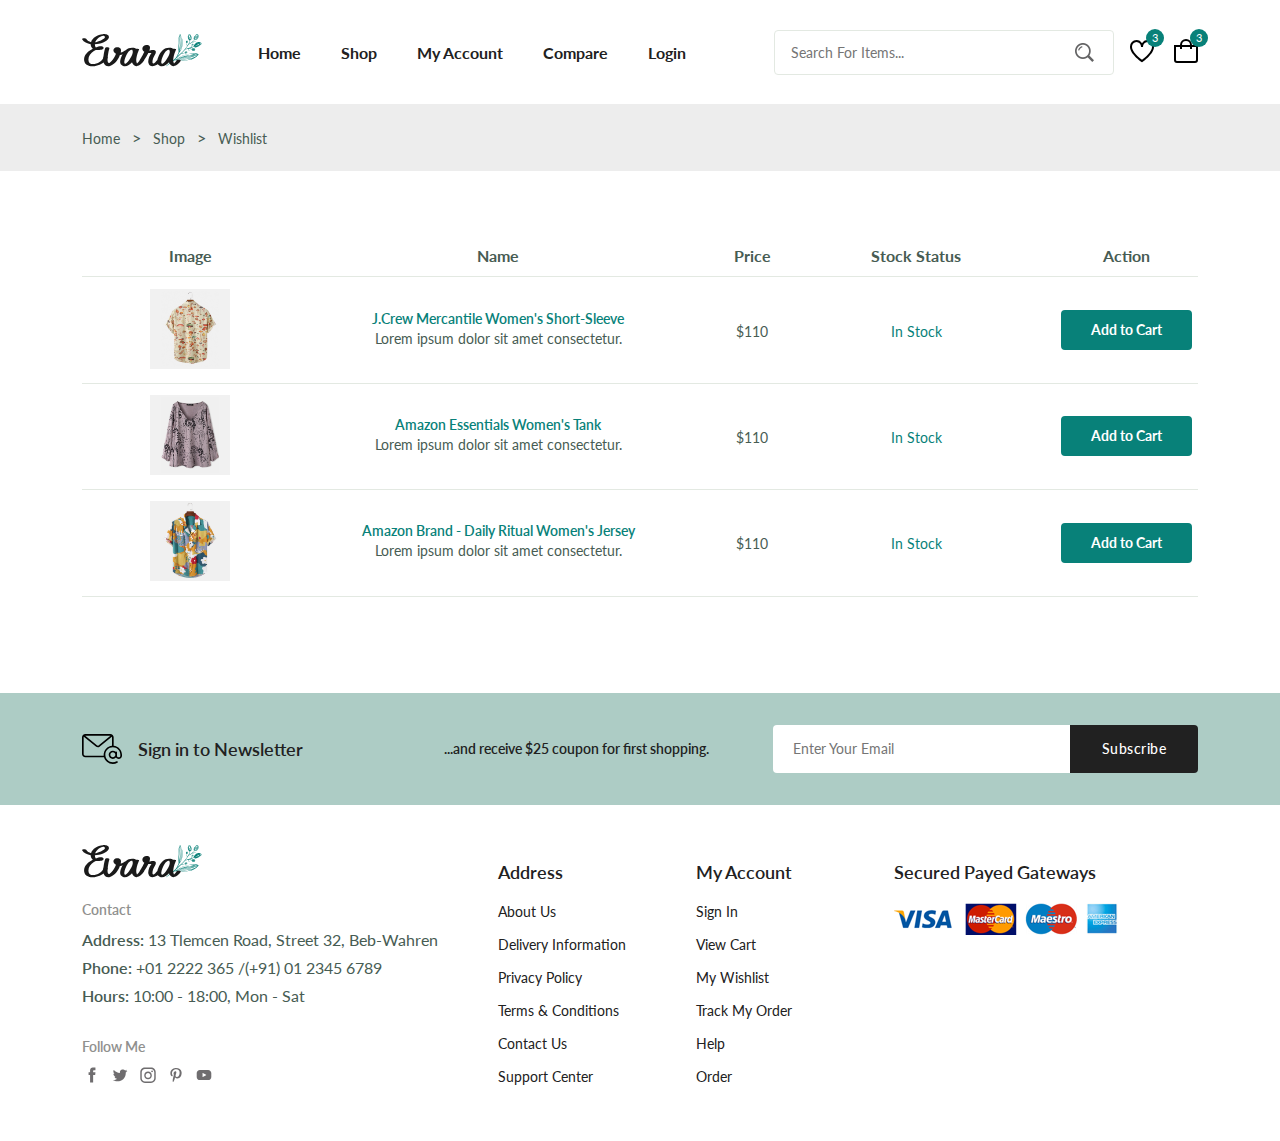
<file: wishlist.html>
<!DOCTYPE html>
<html lang="en">
  <head>
    <meta charset="UTF-8" />
    <meta name="viewport" content="width=device-width, initial-scale=1.0" />

    <!--=============== FLATICON ===============-->
    <link
      rel="stylesheet"
      href="https://cdn-uicons.flaticon.com/2.0.0/uicons-regular-straight/css/uicons-regular-straight.css"
    />

    <!--=============== SWIPER CSS ===============-->
    <link
      rel="stylesheet"
      href="https://cdn.jsdelivr.net/npm/swiper@11/swiper-bundle.min.css"
    />

    <!--=============== CSS ===============-->
    <link rel="stylesheet" href="./assets/css/styles.css" />

    <title>Ecommerce Website</title>
  </head>
  <body>
    <!--=============== HEADER ===============-->
    <header class="header">
      

      <nav class="nav container">
        <a href="index.html" class="nav__logo">
          <img
            class="nav__logo-img"
            src="assets/img/logo.svg"
            alt="website logo"
          />
        </a>
        <div class="nav__menu" id="nav-menu">
          <ul class="nav__list">
            <li class="nav__item">
              <a href="index.html" class="nav__link">Home</a>
            </li>
            <li class="nav__item">
              <a href="shop.html" class="nav__link">Shop</a>
            </li>
            <li class="nav__item">
              <a href="accounts.html" class="nav__link">My Account</a>
            </li>
            <li class="nav__item">
              <a href="compare.html" class="nav__link">Compare</a>
            </li>
            <li class="nav__item">
              <a href="login-register.html" class="nav__link">Login</a>
            </li>
          </ul>
          <div class="header__search">
            <input
              type="text"
              placeholder="Search For Items..."
              class="form__input"
            />
            <button class="search__btn">
              <img src="assets/img/search.png" alt="search icon" />
            </button>
          </div>
        </div>
        <div class="header__user-actions">
          <a href="wishlist.html" class="header__action-btn" title="Wishlist">
            <img src="assets/img/icon-heart.svg" alt="" />
            <span class="count">3</span>
          </a>
          <a href="cart.html" class="header__action-btn" title="Cart">
            <img src="assets/img/icon-cart.svg" alt="" />
            <span class="count">3</span>
          </a>
        </div>
      </nav>
    </header>

    <!--=============== MAIN ===============-->
    <main class="main">
      <!--=============== BREADCRUMB ===============-->
      <section class="breadcrumb">
        <ul class="breadcrumb__list flex container">
          <li><a href="index.html" class="breadcrumb__link">Home</a></li>
          <li><span class="breadcrumb__link"></span>></li>
          <li><span class="breadcrumb__link">Shop</span></li>
          <li><span class="breadcrumb__link"></span>></li>
          <li><span class="breadcrumb__link">Wishlist</span></li>
        </ul>
      </section>

      <!--=============== WISHLIST ===============-->
      <section class="wishlist section--lg container">
        <div class="table__container">
          <table class="table">
            <thead>
              <tr>
                <th>Image</th>
                <th>Name</th>
                <th>Price</th>
                <th>Stock Status</th>
                <th>Action</th>
                <th>Rename</th>
              </tr>
            </thead>
            <tbody>
              <tr>
                <td>
                  <img
                    src="./assets//img/product-1-2.jpg"
                    alt=""
                    class="table__img"
                  />
                </td>
                <td>
                  <h3 class="table__title">
                    J.Crew Mercantile Women's Short-Sleeve
                  </h3>
                  <p class="table__description">
                    Lorem ipsum dolor sit amet consectetur.
                  </p>
                </td>
                <td>
                  <span class="table__price">$110</span>
                </td>
                <td><span class="table__stock">In Stock</span></td>
                <td><a href="#" class="btn btn--sm">Add to Cart</a></td>
                <td><i class="fi fi-rs-trash table__trash"></i></td>
              </tr>
              <tr>
                <td>
                  <img
                    src="./assets//img/product-7-1.jpg"
                    alt=""
                    class="table__img"
                  />
                </td>
                <td>
                  <h3 class="table__title">Amazon Essentials Women's Tank</h3>
                  <p class="table__description">
                    Lorem ipsum dolor sit amet consectetur.
                  </p>
                </td>
                <td>
                  <span class="table__price">$110</span>
                </td>
                <td><span class="table__stock">In Stock</span></td>
                <td><a href="#" class="btn btn--sm">Add to Cart</a></td>
                <td><i class="fi fi-rs-trash table__trash"></i></td>
              </tr>
              <tr>
                <td>
                  <img
                    src="./assets//img/product-2-1.jpg"
                    alt=""
                    class="table__img"
                  />
                </td>
                <td>
                  <h3 class="table__title">
                    Amazon Brand - Daily Ritual Women's Jersey
                  </h3>
                  <p class="table__description">
                    Lorem ipsum dolor sit amet consectetur.
                  </p>
                </td>
                <td>
                  <span class="table__price">$110</span>
                </td>
                <td><span class="table__stock">In Stock</span></td>
                <td><a href="#" class="btn btn--sm">Add to Cart</a></td>
                <td><i class="fi fi-rs-trash table__trash"></i></td>
              </tr>
            </tbody>
          </table>
        </div>
      </section>

      <!--=============== NEWSLETTER ===============-->
      <section class="newsletter section">
        <div class="newsletter__container container grid">
          <h3 class="newsletter__title flex">
            <img
              src="./assets/img/icon-email.svg"
              alt=""
              class="newsletter__icon"
            />
            Sign in to Newsletter
          </h3>
          <p class="newsletter__description">
            ...and receive $25 coupon for first shopping.
          </p>
          <form action="" class="newsletter__form">
            <input
              type="text"
              placeholder="Enter Your Email"
              class="newsletter__input"
            />
            <button type="submit" class="newsletter__btn">Subscribe</button>
          </form>
        </div>
      </section>
    </main>

    <!--=============== FOOTER ===============-->
    <footer class="footer container">
      <div class="footer__container grid">
        <div class="footer__content">
          <a href="index.html" class="footer__logo">
            <img src="./assets/img/logo.svg" alt="" class="footer__logo-img" />
          </a>
          <h4 class="footer__subtitle">Contact</h4>
          <p class="footer__description">
            <span>Address:</span> 13 Tlemcen Road, Street 32, Beb-Wahren
          </p>
          <p class="footer__description">
            <span>Phone:</span> +01 2222 365 /(+91) 01 2345 6789
          </p>
          <p class="footer__description">
            <span>Hours:</span> 10:00 - 18:00, Mon - Sat
          </p>
          <div class="footer__social">
            <h4 class="footer__subtitle">Follow Me</h4>
            <div class="footer__links flex">
              <a href="#">
                <img
                  src="./assets/img/icon-facebook.svg"
                  alt=""
                  class="footer__social-icon"
                />
              </a>
              <a href="#">
                <img
                  src="./assets/img/icon-twitter.svg"
                  alt=""
                  class="footer__social-icon"
                />
              </a>
              <a href="#">
                <img
                  src="./assets/img/icon-instagram.svg"
                  alt=""
                  class="footer__social-icon"
                />
              </a>
              <a href="#">
                <img
                  src="./assets/img/icon-pinterest.svg"
                  alt=""
                  class="footer__social-icon"
                />
              </a>
              <a href="#">
                <img
                  src="./assets/img/icon-youtube.svg"
                  alt=""
                  class="footer__social-icon"
                />
              </a>
            </div>
          </div>
        </div>
        <div class="footer__content">
          <h3 class="footer__title">Address</h3>
          <ul class="footer__links">
            <li><a href="#" class="footer__link">About Us</a></li>
            <li><a href="#" class="footer__link">Delivery Information</a></li>
            <li><a href="#" class="footer__link">Privacy Policy</a></li>
            <li><a href="#" class="footer__link">Terms & Conditions</a></li>
            <li><a href="#" class="footer__link">Contact Us</a></li>
            <li><a href="#" class="footer__link">Support Center</a></li>
          </ul>
        </div>
        <div class="footer__content">
          <h3 class="footer__title">My Account</h3>
          <ul class="footer__links">
            <li><a href="#" class="footer__link">Sign In</a></li>
            <li><a href="#" class="footer__link">View Cart</a></li>
            <li><a href="#" class="footer__link">My Wishlist</a></li>
            <li><a href="#" class="footer__link">Track My Order</a></li>
            <li><a href="#" class="footer__link">Help</a></li>
            <li><a href="#" class="footer__link">Order</a></li>
          </ul>
        </div>
        <div class="footer__content">
          <h3 class="footer__title">Secured Payed Gateways</h3>
          <img
            src="./assets/img/payment-method.png"
            alt=""
            class="payment__img"
          />
        </div>
      </div>
     
    </footer>

    <!--=============== SWIPER JS ===============-->
    <script src="https://cdn.jsdelivr.net/npm/swiper@11/swiper-bundle.min.js"></script>

    <!--=============== MAIN JS ===============-->
    <script src="assets/js/main.js"></script>
  </body>
</html>
</file>
<file: assets/css/styles.css>
/*=============== GOOGLE FONTS ===============*/
@import url("https://fonts.googleapis.com/css2?family=Lato:wght@400;700&family=Spartan:wght@400;500;600;700&display=swap");

/*=============== VARIABLES CSS ===============*/
:root {
  --header-height: 4rem;

  /*========== Colors ==========*/
  --first-color: hsl(176, 88%, 27%);
  --first-color-alt: hsl(129, 44%, 94%);
  --second-color: hsl(34, 94%, 87%);
  --title-color: hsl(0, 0%, 13%);
  --text-color: hsl(154, 13%, 32%);
  --text-color-light: hsl(60, 1%, 56%);
  --body-color: hsl(0, 0%, 100%);
  --container-color: hsl(0, 0%, 93%);
  --border-color: hsl(129, 36%, 85%);
  --border-color-alt: hsl(113, 15%, 90%);

  /*========== Font and typography ==========*/
  --body-font: "Lato", sans-serif;
  --second-font: "League Spartan" sans-serif;
  --big-font-size: 3.5rem;
  --h1-font-size: 2.75rem;
  --h2-font-size: 2rem;
  --h3-font-size: 1.75rem;
  --h4-font-size: 1.375rem;
  --large-font-size: 1.125rem;
  --normal-font-size: 1rem;
  --small-font-size: 0.875rem;
  --smaller-font-size: 0.75rem;
  --tiny-font-size: 0.6875rem;

  /*========== Font weight ==========*/
  --weight-400: 400;
  --weight-500: 500;
  --weight-600: 600;
  --weight-700: 700;

  /*========== Transition ==========*/
  --transition: cubic-bezier(0, 0, 0.05, 1);
}

/* Responsive typography */
@media screen and (max-width: 1200px) {
  :root {
    --big-font-size: 2.25rem;
    --h1-font-size: 2rem;
    --h2-font-size: 1.375rem;
    --h3-font-size: 1.25rem;
    --h4-font-size: 1.125rem;
    --large-font-size: 1rem;
    --normal-font-size: 0.9375rem;
    --small-font-size: 0.8125rem;
    --smaller-font-size: 0.6875rem;
    --tiny-font-size: 0.625rem;
  }
}

/*=============== BASE ===============*/
* {
  margin: 0;
  padding: 0;
  box-sizing: border-box;
}

html {
  scroll-behavior: smooth;
}

input,
textarea,
body {
  color: var(--text-color);
  font-family: var(--body-font);
  font-size: var(--normal-font-size);
  font-weight: var(--weight-400);
}

body {
  background-color: var(--body-color);
}

h1,
h2,
h3,
h4 {
  font-family: var(--second-font);
  color: var(--title-color);
  font-weight: var(--weight-600);
}

ul {
  list-style: none;
}

a {
  text-decoration: none;
}

p {
  line-height: 1.5rem;
}

img {
  max-width: 100%;
}

button,
textarea,
input {
  background-color: transparent;
  border: none;
  outline: none;
}

table {
  width: 100%;
  border-collapse: collapse;
}

/*=============== REUSABLE CSS CLASSES ===============*/
.container {
  max-width: 1320px;
  margin-inline: auto;
  padding-inline: 0.75rem;
}

.grid {
  display: grid;
  gap: 1.5rem;
}

.section {
  padding-block: 2rem;
}

.section--lg {
  padding-block: 4rem;
}

.section__title {
  font-size: var(--h4-font-size);
  margin-bottom: 1.5rem;
}

.section__title span {
  color: var(--first-color);
}

.form__input {
  border: 1px solid var(--border-color-alt);
  padding-inline: 1rem;
  height: 45px;
  font-size: var(--small-font-size);
  border-radius: 0.25rem;
  -webkit-border-radius: 0.25rem;
  -moz-border-radius: 0.25rem;
  -ms-border-radius: 0.25rem;
  -o-border-radius: 0.25rem;
}

.new__price {
  color: var(--first-color);
  font-weight: var(--weight-600);
}

.old__price {
  color: var(--text-color-light);
  font-size: var(--small-font-size);
  text-decoration: line-through;
}

.form {
  row-gap: 1rem;
}

.form__group {
  grid-template-columns: repeat(2, 1fr);
  gap: 1rem;
}

.textarea {
  height: 200px;
  padding-block: 1rem;
  resize: none;
}

/*=============== HEADER & NAV ===============*/
.header__top {
  background-color: var(--first-color-alt);
  border-bottom: 1px solid var(--first-color);
  padding-block: 0.875rem;
}

.header__container {
  display: flex;
  justify-content: space-between;
  align-items: center;
}

.header__contact span:first-child {
  margin-right: 2rem;
}

.header__contact span,
.header__alert-news,
.header__alert-top-action {
  font-size: var(--small-font-size);
}

.header__alert-news {
  color: var(--text-color-light);
  font-weight: var(--weight-600);
}

.header__top-action {
  color: var(--text-color);
}

.nav,
.nav__menu,
.nav__list,
.header__user-actions {
  display: flex;
  align-items: center;
}

.nav {
  height: calc(var(--header-height) + 2.5rem);
  justify-content: space-between;
  column-gap: 1rem;
}

.nav__logo-img {
  width: 120px;
}

.nav__menu {
  flex-grow: 1;
  margin-left: 2.5rem;
}

.nav__list {
  column-gap: 2.5rem;
  margin-right: auto;
}

.nav__link {
  color: var(--title-color);
  font-weight: var(--weight-700);
  transform: all 0.3s var(--transition);
  -webkit-transform: all 0.3s var(--transition);
  -moz-transform: all 0.3s var(--transition);
  -ms-transform: all 0.3s var(--transition);
  -o-transform: all 0.3s var(--transition);
}

.header__search {
  width: 340px;
  position: relative;
}

.header__search .form__input {
  width: 100%;
}

.search__btn {
  position: absolute;
  top: 24%;
  right: 1.25rem;
  cursor: pointer;
}

.header__user-actions {
  column-gap: 1.25rem;
}

.header__action-btn {
  position: relative;
}

.header__action-btn img {
  width: 24px;
}

.header__action-btn span.count {
  position: absolute;
  top: -0.625rem;
  right: -0.625rem;
  background-color: var(--first-color);
  color: var(--body-color);
  height: 18px;
  width: 18px;
  text-align: center;
  font-size: var(--tiny-font-size);
  line-height: 18px;
  border-radius: 50%;
  -webkit-border-radius: 50%;
  -moz-border-radius: 50%;
  -ms-border-radius: 50%;
  -o-border-radius: 50%;
}

.nav__menu-top,
.nav__toggle {
  display: none;
}

/* Active link */
.active-link,
.nav__link:hover {
  color: var(--first-color);
}

/*=============== HOME ===============*/
.home__container {
  grid-template-columns: 5fr 7fr;
  align-items: center;
}

.home__subtitle,
.home__description {
  font-size: var(--large-font-size);
}

.home__subtitle {
  font-family: var(--second-font);
  font-weight: var(--weight-600);
  margin-bottom: 1rem;
  display: block;
}

.home__title {
  font-size: var(--h1-font-size);
  font-weight: var(--weight-700);
  line-height: 1.4;
}

.home__title span {
  color: var(--first-color);
  font-size: var(--big-font-size);
}

.home__description {
  margin-block: 0.5rem 2rem;
}

.home__img {
  justify-self: flex-end;
}

/*=============== BUTTONS ===============*/
.btn {
  display: inline-block;
  background-color: var(--first-color);
  border: 2px solid var(--first-color);
  color: var(--body-color);
  padding-inline: 1.75rem;
  /* padding: 0.75rem 1.75rem; */
  height: 49px;
  line-height: 43px;
  font-family: var(--second-font);
  font-size: var(--small-font-size);
  font-weight: var(--weight-700);
  border-radius: 0.25rem;
  -webkit-border-radius: 0.25rem;
  -moz-border-radius: 0.25rem;
  -ms-border-radius: 0.25rem;
  -o-border-radius: 0.25rem;
  transition: all 0.4s var(--transition);
  -webkit-transition: all 0.4s var(--transition);
  -moz-transition: all 0.4s var(--transition);
  -ms-transition: all 0.4s var(--transition);
  -o-transition: all 0.4s var(--transition);
}

.btn:hover {
  background-color: transparent;
  color: var(--first-color);
}

.btn--md,
.btn--sm {
  font-family: var(--body-font);
}

.btn--md {
  height: 45px;
  line-height: 40px;
}

.btn--sm {
  height: 40px;
  line-height: 35px;
}

/*=============== CATEGORIES ===============*/
.categories {
  overflow: hidden;
}

.category__item {
  cursor: pointer;
  text-align: center;
  border: 1px solid var(--border-color);
  padding: 0.625rem 0.625rem 1.25rem;
  border-radius: 1.25rem;
  -webkit-border-radius: 1.25rem;
  -moz-border-radius: 1.25rem;
  -ms-border-radius: 1.25rem;
  -o-border-radius: 1.25rem;
}

.category__img {
  margin-bottom: 1.25rem;
  border-radius: 0.75rem;
  -webkit-border-radius: 0.75rem;
  -moz-border-radius: 0.75rem;
  -ms-border-radius: 0.75rem;
  -o-border-radius: 0.75rem;
}

.category__title {
  color: var(--text-color);
  font-size: var(--small-font-size);
}

.flex {
  display: flex;
  align-items: center;
  column-gap: 0.5rem;
}

/* Swiper class */

.swiper {
  overflow: initial;
}

.swiper-button-next::after,
.swiper-button-prev::after {
  content: "";
}

.swiper-button-next,
.swiper-button-prev {
  top: -1.875rem;
  background-color: var(--first-color-alt);
  border: 1px solid var(--border-color);
  width: 30px;
  height: 30px;
  color: var(--first-color);
  font-size: var(--tiny-font-size);
  border-radius: 50%;
  -webkit-border-radius: 50%;
  -moz-border-radius: 50%;
  -ms-border-radius: 50%;
  -o-border-radius: 50%;
}

.swiper-button-prev {
  left: initial;
  right: 2.5rem;
}

.swiper-button-next {
  right: 0;
}

/*=============== PRODUCTS ===============*/
.tab__btns {
  display: flex;
  flex-wrap: wrap;
  gap: 0.75rem;
  margin-bottom: 2rem;
}

.tab__btn {
  background-color: var(--container-color);
  color: var(--title-color);
  padding: 1rem 1.25rem 0.875rem;
  font-family: var(--second-font);
  font-size: var(--small-font-size);
  font-weight: var(--weight-600);
  cursor: pointer;
  border-radius: 0.25rem;
  -webkit-border-radius: 0.25rem;
  -moz-border-radius: 0.25rem;
  -ms-border-radius: 0.25rem;
  -o-border-radius: 0.25rem;
}

.products__container {
  grid-template-columns: repeat(4, 1fr);
}

.product__item {
  border: 1px solid var(--border-color);
  border-radius: 1.5rem;
  transition: all 0.2s var(--transition);
  -webkit-border-radius: 1.5rem;
  -moz-border-radius: 1.5rem;
  -ms-border-radius: 1.5rem;
  -o-border-radius: 1.5rem;
  -webkit-transition: all 0.2s var(--transition);
  -moz-transition: all 0.2s var(--transition);
  -ms-transition: all 0.2s var(--transition);
  -o-transition: all 0.2s var(--transition);
}

.product__banner {
  padding: 0.625rem 0.75rem 0.75rem;
}

.product__banner,
.product__images {
  position: relative;
}

.product__images {
  display: block;
  overflow: hidden;
  border-radius: 1.25rem;
  -webkit-border-radius: 1.25rem;
  -moz-border-radius: 1.25rem;
  -ms-border-radius: 1.25rem;
  -o-border-radius: 1.25rem;
}

.product__img {
  vertical-align: middle;
  transition: all 1.5s var(--transition);
  -webkit-transition: all 1.5s var(--transition);
  -moz-transition: all 1.5s var(--transition);
  -ms-transition: all 1.5s var(--transition);
  -o-transition: all 1.5s var(--transition);
}

.product__item:hover .product__img {
  transform: scale(1.1);
  -webkit-transform: scale(1.1);
  -moz-transform: scale(1.1);
  -ms-transform: scale(1.1);
  -o-transform: scale(1.1);
}

.product__img.hover {
  position: absolute;
  top: 0;
  left: 0;
}

.product__actions {
  position: absolute;
  top: 50%;
  left: 50%;
  display: flex;
  column-gap: 0.5rem;
  transform: translate(-50%, -50%);
  transition: all 0.2s var(--transition);
  -webkit-transform: translate(-50%, -50%);
  -moz-transform: translate(-50%, -50%);
  -ms-transform: translate(-50%, -50%);
  -o-transform: translate(-50%, -50%);
  -webkit-transition: all 0.2s var(--transition);
  -moz-transition: all 0.2s var(--transition);
  -ms-transition: all 0.2s var(--transition);
  -o-transition: all 0.2s var(--transition);
}

.action__btn {
  position: relative;
  width: 40px;
  height: 40px;
  line-height: 42px;
  text-align: center;
  background-color: var(--first-color-alt);
  border: 1px solid var(--border-color);
  color: var(--text-color);
  font-size: var(--small-font-size);
  border-radius: 50%;
  -webkit-border-radius: 50%;
  -moz-border-radius: 50%;
  -ms-border-radius: 50%;
  -o-border-radius: 50%;
}

.action__btn::before,
.action__btn::after {
  position: absolute;
  left: 50%;
  transform: translateX(-50%);
  -webkit-transform: translateX(-50%);
  -moz-transform: translateX(-50%);
  -ms-transform: translateX(-50%);
  -o-transform: translateX(-50%);
}

.action__btn::before {
  content: "";
  top: -2px;
  border: 0.5rem solid transparent;
  border-top-color: var(--first-color);
}

.action__btn::after {
  content: attr(aria-label);
  bottom: 100%;
  background-color: var(--first-color);
  color: var(--body-color);
  font-size: var(--tiny-font-size);
  white-space: nowrap;
  padding-inline: 0.625rem;
  line-height: 2.58;
  border-radius: 0.25rem;
  -webkit-border-radius: 0.25rem;
  -moz-border-radius: 0.25rem;
  -ms-border-radius: 0.25rem;
  -o-border-radius: 0.25rem;
}

.product__badge {
  position: absolute;
  left: 1.25rem;
  top: 1.25rem;
  background-color: var(--first-color);
  color: var(--body-color);
  padding: 0.25rem 0.625rem;
  font-size: var(--tiny-font-size);
  border-radius: 2.5rem;
  -webkit-border-radius: 2.5rem;
  -moz-border-radius: 2.5rem;
  -ms-border-radius: 2.5rem;
  -o-border-radius: 2.5rem;
}

.product__badge.light-pink {
  background-color: hsl(341, 100%, 73%);
}

.product__badge.light-green {
  background-color: hsl(155, 20%, 67%);
}

.product__badge.light-orange {
  background-color: hsl(24, 100%, 73%);
}

.product__badge.light-blue {
  background-color: hsl(202, 53%, 76%);
}

.product__content {
  padding: 0 1.25rem 1.125rem;
  position: relative;
}

.product__category {
  color: var(--text-color-light);
  font-size: var(--smaller-font-size);
}

.product__title {
  font-size: var(--normal-font-size);
  margin-block: 0.75rem 0.5rem;
}

.product__rating {
  color: hsl(42, 100%, 50%);
  font-size: var(--smaller-font-size);
  margin-bottom: 0.75rem;
}

.product__price .new__price {
  font-size: var(--large-font-size);
}

.cart__btn {
  position: absolute;
  bottom: 1.6rem;
  right: 1.25rem;
}

/* Active Tab */
.tab__btn.active-tab {
  color: var(--first-color);
  background-color: var(--second-color);
}

.tab__item:not(.active-tab) {
  display: none;
}

/* Product Hover */
.product__img.hover,
.product__actions,
.action__btn::before,
.action__btn::after,
.product__item:hover .product__img.default {
  opacity: 0;
}

.product__item:hover {
  box-shadow: 0 0 10px hsl(0, 0%, 0%, 0.1);
}

.product__item:hover .product__img.hover,
.product__item:hover .product__actions,
.action__btn:hover::before,
.action__btn:hover::after {
  opacity: 1;
}

.action__btn:hover::before,
.action__btn:hover::after {
  transform: translateX(-50%) translateY(-0.5rem);
  transition: all 0.3s cubic-bezier(0.71, 1.7, 0.77, 1.24);
  -webkit-transition: all 0.3s cubic-bezier(0.71, 1.7, 0.77, 1.24);
  -moz-transition: all 0.3s cubic-bezier(0.71, 1.7, 0.77, 1.24);
  -ms-transition: all 0.3s cubic-bezier(0.71, 1.7, 0.77, 1.24);
  -o-transition: all 0.3s cubic-bezier(0.71, 1.7, 0.77, 1.24);
  -webkit-transform: translateX(-50%) translateY(-0.5rem);
  -moz-transform: translateX(-50%) translateY(-0.5rem);
  -ms-transform: translateX(-50%) translateY(-0.5rem);
  -o-transform: translateX(-50%) translateY(-0.5rem);
}

.action__btn:hover {
  background-color: var(--first-color);
  border-color: var(--first-color);
  color: var(--body-color);
}

/*=============== DEALS ===============*/
.deals__container {
  grid-template-columns: repeat(2, 1fr);
}

.deals__item:nth-child(1) {
  background-image: url(../img/deals-1.jpg);
}

.deals__item:nth-child(2) {
  background-image: url(../img/deals-2.png);
}

.deals__item {
  padding: 3rem;
  background-size: cover;
  /* background-position: center; */
  display: flex;
  flex-direction: column;
  row-gap: 1.5rem;
}

.deals__brand {
  color: var(--first-color);
  font-size: var(--h3-font-size);
  margin-bottom: 0.25rem;
}

.deals__category {
  font-family: var(--second-font);
  font-size: var(--small-font-size);
}

.deals__title {
  max-width: 240px;
  font-size: var(--large-font-size);
  font-weight: var(--weight-400);
  line-height: 1.3;
}

.deals__price .new__price,
.deals__price .old__price {
  font-size: var(--large-font-size);
}

.deals__price .new__price {
  color: hsl(352, 100%, 60%);
}

.deals__group {
  display: flex;
  flex-direction: column;
  row-gap: 0.5rem;
}

.deal__countdown-text {
  margin-bottom: 0.25rem;
}

.countdown {
  display: flex;
  column-gap: 1.5rem;
}

.countdown__amount {
  position: relative;
}

.countdown__amount::after {
  content: ":";
  color: var(--title-color);
  font-size: var(--large-font-size);
  position: absolute;
  right: -25%;
  top: 20%;
}

.countdown__amount:nth-child(4):after {
  content: "";
}

.countdown__period {
  background-color: var(--first-color);
  color: var(--body-color);
  width: 60px;
  height: 50px;
  line-height: 50px;
  text-align: center;
  font-size: var(--large-font-size);
  font-weight: var(--weight-600);
  margin-bottom: 0.5rem;
  border-radius: 0.25rem;
  -webkit-border-radius: 0.25rem;
  -moz-border-radius: 0.25rem;
  -ms-border-radius: 0.25rem;
  -o-border-radius: 0.25rem;
}

.unit {
  font-size: var(--small-font-size);
  text-align: center;
  display: block;
}

.deals__btn .btn {
  background-color: transparent;
  color: var(--first-color);
}

/*=============== NEW ARRIVALS ===============*/
.new__arrivals {
  overflow: hidden;
}

/*=============== SHOWCASE ===============*/
.showcase__container {
  grid-template-columns: repeat(4, 1fr);
}

.showcase__wrapper .section__title {
  font-size: var(--normal-font-size);
  border-bottom: 1px solid var(--border-color-alt);
  padding-bottom: 0.75rem;
  margin-bottom: 2rem;
  position: relative;
}

.showcase__wrapper .section__title::before {
  content: "";
  position: absolute;
  width: 50px;
  height: 2px;
  left: 0;
  bottom: -1.5px;
  background-color: var(--first-color);
}

.showcase__item {
  display: flex;
  align-items: center;
  column-gap: 1.5rem;
}

.showcase__item:not(:last-child) {
  margin-bottom: 1.5rem;
}

.showcase__img {
  width: 86px;
}

.showcase__content {
  width: calc(100% - 110px);
}

.showcase__title {
  font-size: var(--small-font-size);
  font-weight: var(--weight-500);
  white-space: nowrap;
  overflow: hidden;
  text-overflow: ellipsis;
  margin-bottom: 0.5rem;
}

/*=============== NEWSLETTER ===============*/
.newsletter {
  background-color: hsl(166, 23%, 74%);
}

.home__newsletter {
  margin-top: 2rem;
}

.newsletter__container {
  grid-template-columns: repeat(2, 3.5fr) 5fr;
  align-items: center;
  column-gap: 3rem;
}

.newsletter__title {
  column-gap: 1rem;
  font-size: var(--large-font-size);
}

.newsletter__icon {
  width: 40px;
}

.newsletter__description {
  color: var(--title-color);
  font-family: var(--second-font);
  font-size: var(--small-font-size);
  font-weight: var(--weight-600);
  text-align: center;
}

.newsletter__form {
  display: flex;
}

.newsletter__input,
.newsletter__btn {
  font-size: var(--small-font-size);
}

.newsletter__input {
  background-color: var(--body-color);
  padding-inline: 1.23rem;
  width: 100%;
  height: 48px;
  border-radius: 0.25rem 0 0 0.25rem;
  -webkit-border-radius: 0.25rem 0 0 0.25rem;
  -moz-border-radius: 0.25rem 0 0 0.25rem;
  -ms-border-radius: 0.25rem 0 0 0.25rem;
  -o-border-radius: 0.25rem 0 0 0.25rem;
}

.newsletter__btn {
  background-color: var(--title-color);
  color: var(--body-color);
  padding-inline: 2rem;
  font-family: var(--second-font);
  font-weight: 500;
  letter-spacing: 0.5px;
  cursor: pointer;
  transition: all 0.3s var(--transition);
  border-radius: 0 0.25rem 0.25rem 0;
  -webkit-border-radius: 0 0.25rem 0.25rem 0;
  -moz-border-radius: 0 0.25rem 0.25rem 0;
  -ms-border-radius: 0 0.25rem 0.25rem 0;
  -o-border-radius: 0 0.25rem 0.25rem 0;
  -webkit-transition: all 0.3s var(--transition);
  -moz-transition: all 0.3s var(--transition);
  -ms-transition: all 0.3s var(--transition);
  -o-transition: all 0.3s var(--transition);
}

.newsletter__btn:hover {
  background-color: var(--first-color);
}

/*=============== FOOTER ===============*/
.footer__container {
  grid-template-columns: 4.5fr repeat(2, 2fr) 3.5fr;
  padding-block: 2.5rem;
}

.footer__logo-img {
  width: 120px;
}

.footer__subtitle {
  color: var(--text-color-light);
  font-size: var(--small-font-size);
  margin-block: 1.25rem 0.625rem;
}

.footer__description {
  margin-bottom: 0.25rem;
}

.footer__description span {
  font-weight: var(--weight-600);
}

.footer__social .footer__subtitle {
  margin-top: 1.875rem;
}

.footer__social-links {
  column-gap: 0.25rem;
}

.footer__social-icon {
  width: 20px;
  opacity: 0.7;
}

.footer__title {
  font-size: var(--large-font-size);
  margin-block: 1rem 1.25rem;
}

.footer__link {
  color: var(--title-color);
  font-size: var(--small-font-size);
  margin-bottom: 1rem;
  display: block;
  transition: all 0.3s var(--transition);
  -webkit-transition: all 0.3s var(--transition);
  -moz-transition: all 0.3s var(--transition);
  -ms-transition: all 0.3s var(--transition);
  -o-transition: all 0.3s var(--transition);
}

.footer__link:hover {
  color: var(--first-color);
  margin-left: 0.25rem;
}

.footer__bottom {
  display: flex;
  justify-content: space-between;
  padding-block: 1.25rem;
  border-top: 1px solid var(--border-color-alt);
}

.copyright,
.designer {
  color: var(--text-color-light);
  font-size: var(--small-font-size);
}

/*=============== BREADCRUMBS ===============*/
.breadcrumb {
  background-color: var(--container-color);
  padding-block: 1.5rem;
}

.breadcrumb__list {
  column-gap: 0.75rem;
}

.breadcrumb__link {
  color: var(--text-color);
  font-size: var(--small-font-size);
}

/*=============== SHOP ===============*/
.total__products {
  margin-bottom: 2.5rem;
}

.total__products span {
  color: var(--first-color);
  font-weight: var(--weight-600);
}

.pagination {
  display: flex;
  justify-content: center;
  column-gap: 0.625rem;
  margin-top: 2.75rem;
}

.pagination__link {
  display: inline-block;
  width: 34px;
  height: 34px;
  line-height: 34px;
  text-align: center;
  color: var(--text-color);
  font-size: var(--small-font-size);
  font-weight: var(--weight-700);
  border-radius: 0.25rem;
  transition: all 0.15s var(--transition);
  -webkit-border-radius: 0.25rem;
  -moz-border-radius: 0.25rem;
  -ms-border-radius: 0.25rem;
  -o-border-radius: 0.25rem;
  -webkit-transition: all 0.15s var(--transition);
  -moz-transition: all 0.15s var(--transition);
  -ms-transition: all 0.15s var(--transition);
  -o-transition: all 0.15s var(--transition);
}

.pagination__link.active,
.pagination__link:hover {
  background-color: var(--first-color);
  color: var(--body-color);
}

.pagination__link.icon {
  border-top-right-radius: 50%;
  border-bottom-right-radius: 50%;
}

/*=============== DETAILS ===============*/
.details__container {
  grid-template-columns: 5.5fr 6.5fr;
}

.details__img {
  margin-bottom: 0.5rem;
}

.details__small-images {
  grid-template-columns: repeat(4, 1fr);
  column-gap: 0.625rem;
}

.details__small-img {
  cursor: pointer;
}

.details__title {
  font-size: var(--h2-font-size);
}

.details__brand {
  font-size: var(--small-font-size);
  margin-block: 1rem;
}

.details__brand span {
  color: var(--first-color);
}

.details__price {
  border-top: 1px solid var(--border-color-alt);
  border-bottom: 1px solid var(--border-color-alt);
  padding-block: 1rem;
  column-gap: 1rem;
}

.details__price .new__price {
  font-size: var(--h2-font-size);
}
.details__price .old__price {
  font-size: var(--normal-font-size);
  font-weight: var(--weight-500);
}

.short__description {
  margin-block: 1rem 2rem;
}

.list__item,
.meta__list {
  font-size: var(--small-font-size);
  margin-bottom: 0.75rem;
}

.details__color,
.details__size {
  column-gap: 0.75rem;
}

.details__color {
  margin-block: 2rem 1.5rem;
}

.details__size {
  margin-bottom: 2.5rem;
}

.details__color-title,
.details__size-title {
  font-size: var(--small-font-size);
  font-weight: var(--weight-600);
}

.color__list,
.size__list {
  display: flex;
  column-gap: 0.25rem;
}

.color__link {
  display: inline-block;
  width: 26px;
  height: 26px;
  border-radius: 50%;
  -webkit-border-radius: 50%;
  -moz-border-radius: 50%;
  -ms-border-radius: 50%;
  -o-border-radius: 50%;
}

.size__link {
  border: 1px solid var(--border-color-alt);
  padding: 0.375rem 0.75rem 0.5rem;
  color: var(--text-color);
  font-size: var(--small-font-size);
}

.size-active {
  background-color: var(--first-color);
  color: var(--body-color);
}

.details__action {
  display: flex;
  column-gap: 0.375rem;
  margin-bottom: 3.25rem;
}

.quantity,
.details__action-btn {
  border: 1px solid var(--border-color-alt);
  font-size: var(--small-font-size);
}

.quantity {
  max-width: 80px;
  padding-block: 0.5rem;
  padding-inline: 1rem 0.5rem;
  border-radius: 0.25rem;
  -webkit-border-radius: 0.25rem;
  -moz-border-radius: 0.25rem;
  -ms-border-radius: 0.25rem;
  -o-border-radius: 0.25rem;
}

.details__action-btn {
  color: var(--text-color);
  line-height: 40px;
  padding-inline: 0.75rem;
}

.details__meta {
  border-top: 1px solid var(--border-color-alt);
  padding-top: 1rem;
}

/*=============== DETAILS INFO & REVIEWS ===============*/
.detail__tabs {
  display: flex;
  column-gap: 1.75rem;
  margin-bottom: 3rem;
}

.detail__tab {
  font-family: var(--second-font);
  font-size: var(--large-font-size);
  font-weight: var(--weight-600);
  cursor: pointer;
}

.detail__tab.active-tab {
  color: var(--first-color);
}

.details__tab-content:not(.active-tab) {
  display: none;
}

.info__table tr th,
.info__table tr td {
  border: 1px solid var(--border-color-alt);
  padding: 0.625rem 1.25rem;
}

.info__table tr th {
  font-weight: var(--weight-500);
  text-align: left;
}
.info__table tr td {
  color: var(--text-color-light);
}

.reviews__container {
  padding-bottom: 3rem;
  row-gap: 1.25rem;
}

.review__single {
  border-bottom: 1px solid var(--border-color-alt);
  padding-bottom: 1.25rem;
  display: flex;
  align-items: center;
  column-gap: 1.5rem;
}

.review__single:last-child {
  padding-bottom: 3rem;
}

.review__img {
  width: 70px;
  margin-bottom: 0.5rem;
  border-radius: 50%;
  -webkit-border-radius: 50%;
  -moz-border-radius: 50%;
  -ms-border-radius: 50%;
  -o-border-radius: 50%;
}

.review__title {
  font-size: var(--tiny-font-size);
}

.review__data {
  width: calc(100% - 94px);
}

.review__rating {
  color: hsl(24, 100%, 50%);
  margin-bottom: 0.25rem;
}

.review__description {
  margin-bottom: 0.5rem;
}

.review__rating,
.review__date {
  font-size: var(--small-font-size);
}

.review__form-title {
  font-size: var(--large-font-size);
  margin-bottom: 1rem;
}

.rate__product {
  margin-bottom: 2rem;
}

/*=============== CART ===============*/
.table__container {
  overflow-x: auto;
}

.table {
  table-layout: fixed;
  margin-bottom: 2rem;
}

.table tbody tr {
  border-top: 1px solid var(--border-color-alt);
}

.table tr:last-child {
  border-bottom: 1px solid var(--border-color-alt);
}

.table thead tr th:nth-child(1),
.table tbody tr td:nth-child(1) {
  width: 216px;
}

.table thead tr th:nth-child(2),
.table tbody tr td:nth-child(2) {
  width: 400px;
}

.table thead tr th:nth-child(3),
.table tbody tr td:nth-child(3) {
  width: 108px;
}

.table thead tr th:nth-child(4),
.table tbody tr td:nth-child(4) {
  width: 220px;
}

.table thead tr th:nth-child(5),
.table tbody tr td:nth-child(5) {
  width: 200px;
}

.table thead tr th:nth-child(6),
.table tbody tr td:nth-child(6) {
  width: 152px;
}

.table__img {
  width: 80px;
}

.table thead tr th,
.table tbody tr td {
  padding: 0.7rem 0.5rem;
  text-align: center;
}

.table__title,
.table__description,
.table__price,
.table__subtotal,
.table__trash,
.table__stock {
  font-size: var(--small-font-size);
}

.table__title,
.table__stock {
  color: var(--first-color);
}

.table__description {
  max-width: 250px;
  margin-inline: auto;
}

.table__trash {
  color: var(--text-color-light);
  cursor: pointer;
}

.table__trash:hover {
  color: red;
}

.cart__actions {
  display: flex;
  justify-content: flex-end;
  flex-wrap: wrap;
  gap: 0.75rem;
  margin-top: 1.5rem;
}

.divider {
  position: relative;
  text-align: center;
  margin-block: 3rem;
}

.divider::before {
  content: "";
  position: absolute;
  top: 50%;
  left: 0;
  width: 100%;
  border-top: 2px solid var(--border-color-alt);
  z-index: -1;
}

.divider i {
  color: var(--text-color-light);
  background-color: var(--body-color);
  font-size: 1.5rem;
  padding-inline: 1.25rem;
}

.cart__group {
  grid-template-columns: repeat(2, 1fr);
  align-items: flex-start;
}

.cart__shipping .section__title,
.cart__coupon .section__title,
.cart__total .section__title {
  font-size: var(--large-font-size);
  margin-bottom: 1rem;
}

.cart__coupon {
  margin-top: 3rem;
}

.coupon__form .form__group {
  align-items: center;
}

.cart__total {
  border: 1px solid var(--border-color-alt);
  padding: 1.75rem;
  border-radius: 0.25rem;
  -webkit-border-radius: 0.25rem;
  -moz-border-radius: 0.25rem;
  -ms-border-radius: 0.25rem;
  -o-border-radius: 0.25rem;
}

.cart__total-table {
  margin-bottom: 1rem;
}

.cart__total-table tr td {
  border: 1px solid var(--border-color-alt);
  padding: 0.75rem 0.5rem;
  width: 50%;
}

.cart__total-title {
  font-size: var(--small-font-size);
}

.cart__total-price {
  color: var(--first-color);
  font-weight: var(--weight-700);
}

.cart__total .btn {
  display: inline-flex;
  /* width: fit-content; */
}

/*=============== CART OTHERS ===============*/

/*=============== WISHLIST ===============*/

/*=============== CHECKOUT ===============*/
.checkout__container {
  grid-template-columns: repeat(2, 1fr);
}

.checkout__group:nth-child(2) {
  border: 1px solid var(--border-color-alt);
  padding: 2rem;
  border-radius: 0.5rem;
  -webkit-border-radius: 0.5rem;
  -moz-border-radius: 0.5rem;
  -ms-border-radius: 0.5rem;
  -o-border-radius: 0.5rem;
}

.checkout__group .section__title {
  font-size: var(--large-font-size);
}

.checkout__title {
  font-size: var(--small-font-size);
}

.order__table thead tr th,
.order__table tbody tr td {
  border: 1px solid var(--border-color-alt);
  padding: 0.5rem;
  text-align: center;
}

.order__table thead tr th {
  color: var(--title-color);
  font-size: var(--small-font-size);
}

.order__img {
  width: 80px;
}

.table__quantity,
.order__subtitle {
  font-size: var(--small-font-size);
}

.order__grand-total {
  color: var(--first-color);
  font-size: var(--large-font-size);
  font-weight: var(--weight-700);
}

.payment__methods {
  margin-block: 2.5rem 2.75rem;
}

.payment__title {
  margin-bottom: 1.5rem;
}

.payment__option {
  margin-bottom: 1rem;
}

.payment__input {
  accent-color: var(--first-color);
}

.payment__label {
  font-size: var(--small-font-size);
  user-select: none;
}

/*=============== COMPARE ===============*/
.compare__table tr th,
.compare__table tr td {
  padding: 0.5rem;
  border: 1px solid var(--border-color-alt);
}

.compare__table tr th {
  color: var(--text-color-light);
  font-size: var(--small-font-size);
}

.compare__table tr td {
  text-align: center;
}

.compare__colors {
  justify-content: center;
}

.table__weight,
.table__dimension {
  font-size: var(--small-font-size);
}

/*=============== LOGIN & REGISTER ===============*/
.login-register__container {
  grid-template-columns: repeat(2, 1fr);
  align-items: flex-start;
}

.login,
.register {
  border: 1px solid var(--border-color-alt);
  padding: 2rem;
  border-radius: 0.5rem;
  -webkit-border-radius: 0.5rem;
  -moz-border-radius: 0.5rem;
  -ms-border-radius: 0.5rem;
  -o-border-radius: 0.5rem;
}

/*=============== ACCOUNTS ===============*/
.accounts__container {
  grid-template-columns: 4fr 8fr;
}

.account__tabs {
  border: 1px solid var(--border-color-alt);
  border-radius: 0.25rem;
  -webkit-border-radius: 0.25rem;
  -moz-border-radius: 0.25rem;
  -ms-border-radius: 0.25rem;
  -o-border-radius: 0.25rem;
}

.account__tab {
  padding: 1rem 2rem;
  color: var(--title-color);
  font-size: var(--small-font-size);
  display: flex;
  column-gap: 0.625rem;
  cursor: pointer;
  transition: all 0.3s var(--transition);
  -webkit-transition: all 0.3s var(--transition);
  -moz-transition: all 0.3s var(--transition);
  -ms-transition: all 0.3s var(--transition);
  -o-transition: all 0.3s var(--transition);
}

.account__tab.active-tab {
  background-color: var(--first-color);
  color: var(--body-color);
}

.account__tab:not(:last-child) {
  border-bottom: 1px solid var(--border-color-alt);
}

.tab__content:not(.active-tab) {
  display: none;
}

.tab__content {
  border: 1px solid var(--border-color-alt);
}

.tab__header {
  background-color: var(--container-color);
  border-bottom: 1px solid var(--border-color-alt);
  padding: 1rem;
  font-size: var(--small-font-size);
}

.tab__body {
  padding: 1rem;
}

.placed__order-table thead tr th {
  color: var(--title-color);
  text-align: left;
}

.placed__order-table thead tr th,
.placed__order-table tbody tr td {
  border: 1px solid var(--border-color-alt);
  padding: 0.5rem;
  font-size: var(--small-font-size);
}

.view__order,
.edit {
  color: var(--first-color);
}

.address {
  font-style: normal;
  font-size: var(--small-font-size);
  line-height: 1.5;
}

.city {
  margin-bottom: 0.25rem;
}

.edit {
  font-size: var(--small-font-size);
}

/*=============== BREAKPOINTS ===============*/
/* For large devices */
@media screen and (max-width: 1400px) {
  .container {
    max-width: 1140px;
  }

  .products__container,
  .showcase__container {
    grid-template-columns: repeat(3, 1fr);
  }

  .accounts__container {
    grid-template-columns: 3fr 9fr;
  }
}

@media screen and (max-width: 1200px) {
  .container {
    max-width: 960px;
  }

  .header__top {
    display: none;
  }

  .nav {
    height: calc(var(--header-height) + 1.5rem);
  }

  .nav__logo-img {
    width: 116px;
  }

  .nav__menu {
    position: fixed;
    right: -100%;
    top: 0;
    max-width: 400px;
    width: 100%;
    height: 100%;
    padding: 1.25rem 2rem;
    background-color: var(--body-color);
    z-index: 100;
    flex-direction: column;
    align-items: flex-start;
    row-gap: 2rem;
    box-shadow: 0 0 15px hsl(0, 0%, 0%, 0.1);
    transition: right 0.5s ease-in-out;
    -webkit-transition: right 0.5s ease-in-out;
    -moz-transition: right 0.5s ease-in-out;
    -ms-transition: right 0.5s ease-in-out;
    -o-transition: right 0.5s ease-in-out;
  }

  .nav__menu.show-menu {
    right: 0;
  }

  .nav__list {
    order: 1;
    flex-direction: column;
    align-items: flex-start;
    row-gap: 1.5rem;
  }

  .nav__link {
    font-size: var(--large-font-size);
  }

  .header__search .form__input {
    border-color: var(--first-color);
  }

  .nav__menu-top,
  .nav__toggle {
    display: flex;
  }

  .nav__toggle,
  .nav__close {
    cursor: pointer;
  }

  .nav__menu-top {
    align-items: center;
    justify-content: space-between;
    width: 100%;
    margin-bottom: 1.25rem;
  }

  .nav__menu-logo img {
    width: 100px;
  }

  .nav__close {
    font-size: var(--h1-font-size);
    margin-right: 10px;
  }

  .header__action-btn {
    width: 21px;
  }

  .home__container {
    grid-template-columns: 5.5fr 6.5fr;
  }

  .countdown {
    column-gap: 1rem;
  }

  .countdown__period {
    width: 36px;
    height: 36px;
    line-height: 36px;
  }

  .countdown__amount::after {
    right: -25%;
    top: 12%;
  }

  .swiper-button-next,
  .swiper-button-prev {
    top: -28px;
    width: 26px;
    height: 26px;
  }

  .swiper-button-prev {
    right: 36px;
  }

  .account__tab {
    padding: 0.75rem 1rem;
  }

  .checkout__group:nth-child(2) {
    padding: 1.5rem;
  }

  .details__brand {
    margin-block: 0.75rem;
  }

  .details__price {
    padding-block: 0.75rem;
  }

  .short__description {
    margin-bottom: 1.5rem;
  }

  .details__color {
    margin-block: 1.75rem;
  }

  .details__size {
    margin-bottom: 2.25rem;
  }

  .color__link {
    width: 22px;
    height: 22px;
  }

  .size__link {
    padding: 0.375rem 0.625rem;
  }

  .details__action {
    margin-bottom: 2.75rem;
  }
}

/* For medium devices */
@media screen and (max-width: 992px) {
  .container {
    max-width: 776px;
  }

  .home__container,
  .deals__container,
  .checkout__container,
  .newsletter__container,
  .accounts__container,
  .cart__group {
    grid-template-columns: 1fr;
  }

  .cart__group {
    row-gap: 2.75rem;
  }

  .home__img {
    justify-self: center;
  }

  .btn {
    height: 45px;
    line-height: 39px;
  }

  .btn--md {
    height: 42px;
    line-height: 35px;
  }
  .btn--sm {
    height: 38px;
    line-height: 35px;
  }

  .newsletter__description {
    display: none;
  }

  .products__container,
  .showcase__container,
  .footer__container,
  .details__container {
    grid-template-columns: repeat(2, 1fr);
  }

  .login,
  .register {
    padding: 1.25rem;
  }

  .table thead tr th:nth-child(1),
  .table tbody tr td:nth-child(1) {
    width: 140px;
  }

  .table thead tr th:nth-child(2),
  .table tbody tr td:nth-child(2) {
    width: 330px;
  }

  .table thead tr th:nth-child(3),
  .table tbody tr td:nth-child(3) {
    width: 80px;
  }

  .table thead tr th:nth-child(4),
  .table tbody tr td:nth-child(4) {
    width: 220px;
  }

  .table thead tr th:nth-child(5),
  .table tbody tr td:nth-child(5) {
    width: 160px;
  }

  .table thead tr th:nth-child(6),
  .table tbody tr td:nth-child(6) {
    width: 100px;
  }
}

@media screen and (max-width: 768px) {
  .container {
    max-width: 570px;
  }

  .products__container,
  .showcase__container,
  .footer__container,
  .login-register__container,
  .details__container {
    grid-template-columns: 100%;
  }

  .tab__header,
  .tab__body {
    padding: 0.75rem;
  }

  .compare__table tr td {
    display: block;
  }

  .home__img {
    max-width: 300px;
  }
}

/* For small devices */
@media screen and (max-width: 576px) {
  .category__item {
    padding-bottom: 1rem;
  }

  .category__img {
    margin-bottom: 1rem;
  }
  .deals__item,
  .checkout__group:nth-child(2) {
    padding: 1.25rem;
  }

  .pagination {
    column-gap: 0.5rem;
    margin-top: 2.5rem;
  }

  .pagination__link {
    width: 30px;
    height: 30px;
    line-height: 30px;
  }

  .placed__order-table th,
  .order__table tr th {
    display: none;
  }

  .placed__order-table tr td,
  .order__table tr td,
  .info__table tr th,
  .info__table tr td {
    display: block;
  }

  .form__group {
    grid-template-columns: 1fr;
  }

  .cart__total {
    padding: 1.25rem;
  }

  .payment__methods {
    margin-block: 2.25rem 2.5rem;
  }

  .detail__tabs {
    column-gap: 1.25rem;
    margin-bottom: 2rem;
  }

  .review__single {
    column-gap: 1rem;
  }

  .footer__title {
    margin-top: 0.25rem;
  }

  .footer__bottom {
    flex-direction: column;
    align-items: center;
  }

  .product__actions {
    display: none;
  }

  .header__search {
    max-width: 300px;
  }
}

@media screen and (max-width: 350px) {
  .action__btn {
    width: 34px;
    height: 34px;
    line-height: 36px;
  }

  .cart__btn {
    bottom: 1.4rem;
    right: 1.25rem;
  }

  .showcase__item {
    column-gap: 1rem;
  }

  .showcase__img {
    width: 70%;
  }

  .showcase__content {
    width: calc(100% - 86px);
  }

  .swiper-button-next,
  .swiper-button-prev {
    display: none;
  }

  .compare__table tr th,
  .cart__total-table tr td {
    display: block;
    width: 100%;
  }

  .cart__actions {
    justify-content: center;
  }

  .home__img {
    display: none;
  }

  .header__search {
    max-width: 270px;
  }
}
</file>
